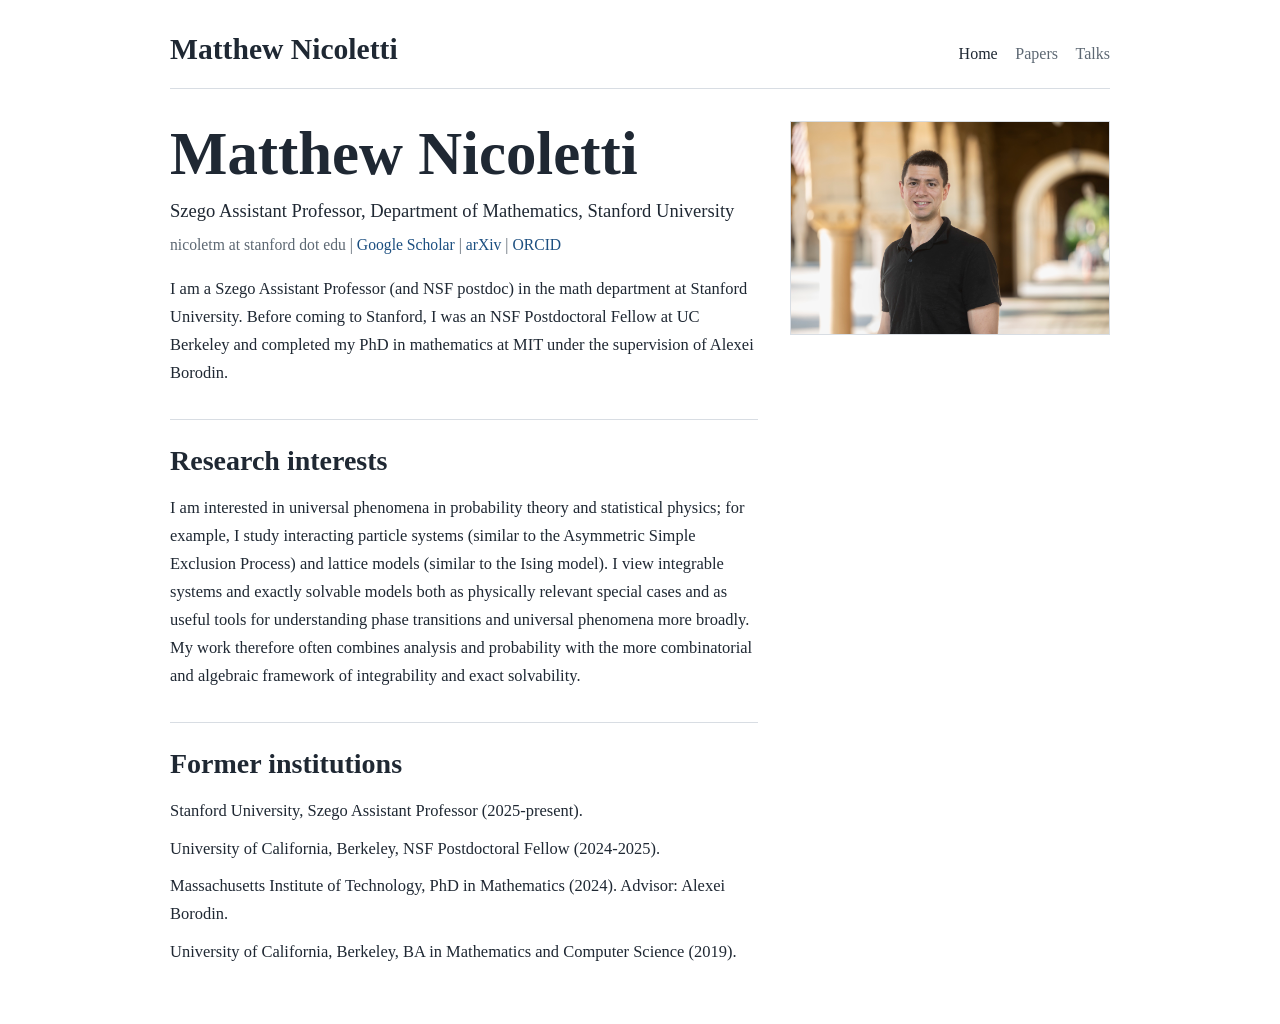
<file: index.html>
<!doctype html>
<html lang="en">
<head>
  <meta charset="utf-8">
  <meta name="viewport" content="width=device-width, initial-scale=1">
  <title>Matthew Nicoletti</title>
  <meta
    name="description"
    content="Matthew Nicoletti is a Szego Assistant Professor in the Department of Mathematics at Stanford University."
  >
  <link
    rel="icon"
    href="data:image/svg+xml,%3Csvg xmlns='http://www.w3.org/2000/svg' viewBox='0 0 64 64'%3E%3Crect width='64' height='64' rx='14' fill='%231f2833'/%3E%3Ctext x='50%25' y='53%25' dominant-baseline='middle' text-anchor='middle' font-family='Georgia, serif' font-size='28' fill='white'%3EMN%3C/text%3E%3C/svg%3E"
  >
  <link rel="stylesheet" href="styles.css">
</head>
<body>
  <main class="page">
    <header class="site-header">
      <div class="site-header-top">
        <a class="site-name" href="index.html">Matthew Nicoletti</a>
        <nav class="site-nav" aria-label="Main">
          <a href="index.html" aria-current="page">Home</a>
          <a href="papers.html">Papers</a>
          <a href="talks.html">Talks</a>
        </nav>
      </div>
    </header>

    <div class="home-layout">
      <div>
        <h1 class="page-title">Matthew Nicoletti</h1>
        <p class="position">Szego Assistant Professor, Department of Mathematics, Stanford University</p>
        <p class="link-line">
          nicoletm at stanford dot edu
          |
          <a href="https://scholar.google.com/citations?user=QW3OuIIAAAAJ&amp;hl=en&amp;oi=ao" target="_blank" rel="noopener">Google Scholar</a>
          |
          <a href="https://arxiv.org/search/?query=Matthew+Nicoletti&amp;searchtype=author&amp;abstracts=show&amp;order=-announced_date_first&amp;size=50" target="_blank" rel="noopener">arXiv</a>
          |
          <a href="https://orcid.org/0000-0001-7946-6978" target="_blank" rel="noopener">ORCID</a>
        </p>
        <p>
          I am a Szego Assistant Professor (and NSF postdoc) in the math department at Stanford University.
          Before coming to Stanford, I was an NSF Postdoctoral Fellow at UC Berkeley and completed
          my PhD in mathematics at MIT under the supervision of Alexei Borodin.
        </p>

        <section class="content-section">
          <h2>Research interests</h2>
          <p>
            I am interested in universal phenomena in probability theory and statistical physics;
            for example, I study interacting particle systems (similar to the Asymmetric Simple
            Exclusion Process) and lattice models (similar to the Ising model). I view integrable
            systems and exactly solvable models both as physically relevant special cases and as
            useful tools for understanding phase transitions and universal phenomena more broadly. My work therefore often combines analysis and probability with the more combinatorial and algebraic framework of integrability and exact solvability.
          </p>
        </section>

        <section class="content-section">
          <h2>Former institutions</h2>
          <ul class="plain-list">
            <li>Stanford University, Szego Assistant Professor (2025-present).</li>
            <li>University of California, Berkeley, NSF Postdoctoral Fellow (2024-2025).</li>
            <li>Massachusetts Institute of Technology, PhD in Mathematics (2024). Advisor: Alexei Borodin.</li>
            <li>University of California, Berkeley, BA in Mathematics and Computer Science (2019).</li>
          </ul>
        </section>
      </div>

      <div class="portrait-wrap">
        <img class="portrait" src="portrait-2025.jpg" alt="Portrait of Matthew Nicoletti">
      </div>
    </div>
  </main>
</body>
</html>
</file>
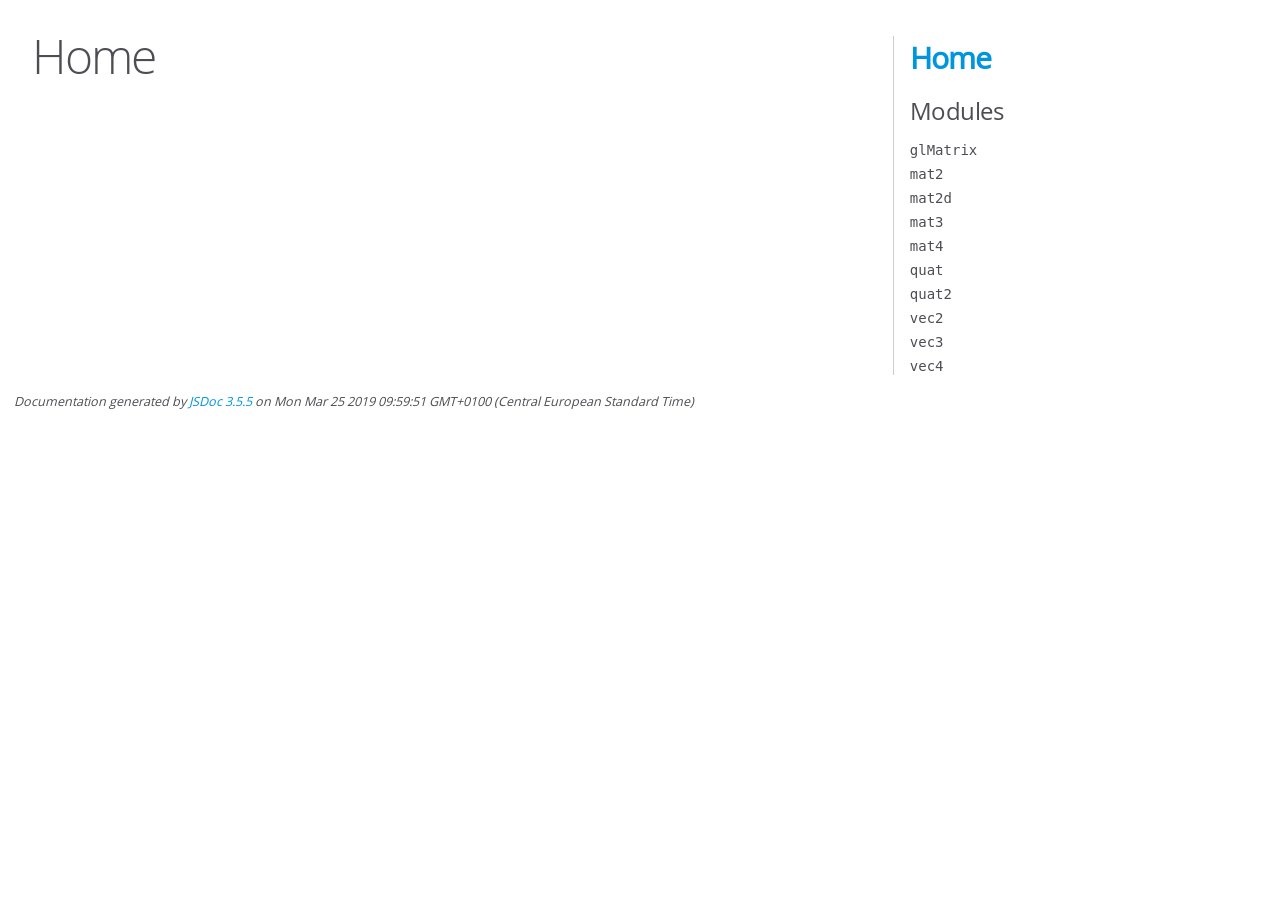
<file: erosion_visualization/gl-matrix/docs/index.html>
<!DOCTYPE html>
<html lang="en">
<head>
    <meta charset="utf-8">
    <title>JSDoc: Home</title>

    <script src="scripts/prettify/prettify.js"> </script>
    <script src="scripts/prettify/lang-css.js"> </script>
    <!--[if lt IE 9]>
      <script src="//html5shiv.googlecode.com/svn/trunk/html5.js"></script>
    <![endif]-->
    <link type="text/css" rel="stylesheet" href="styles/prettify-tomorrow.css">
    <link type="text/css" rel="stylesheet" href="styles/jsdoc-default.css">
</head>

<body>

<div id="main">

    <h1 class="page-title">Home</h1>

    



    


    <h3> </h3>










    









</div>

<nav>
    <h2><a href="index.html">Home</a></h2><h3>Modules</h3><ul><li><a href="module-glMatrix.html">glMatrix</a></li><li><a href="module-mat2.html">mat2</a></li><li><a href="module-mat2d.html">mat2d</a></li><li><a href="module-mat3.html">mat3</a></li><li><a href="module-mat4.html">mat4</a></li><li><a href="module-quat.html">quat</a></li><li><a href="module-quat2.html">quat2</a></li><li><a href="module-vec2.html">vec2</a></li><li><a href="module-vec3.html">vec3</a></li><li><a href="module-vec4.html">vec4</a></li></ul>
</nav>

<br class="clear">

<footer>
    Documentation generated by <a href="https://github.com/jsdoc3/jsdoc">JSDoc 3.5.5</a> on Mon Mar 25 2019 09:59:51 GMT+0100 (Central European Standard Time)
</footer>

<script> prettyPrint(); </script>
<script src="scripts/linenumber.js"> </script>
</body>
</html>
</file>
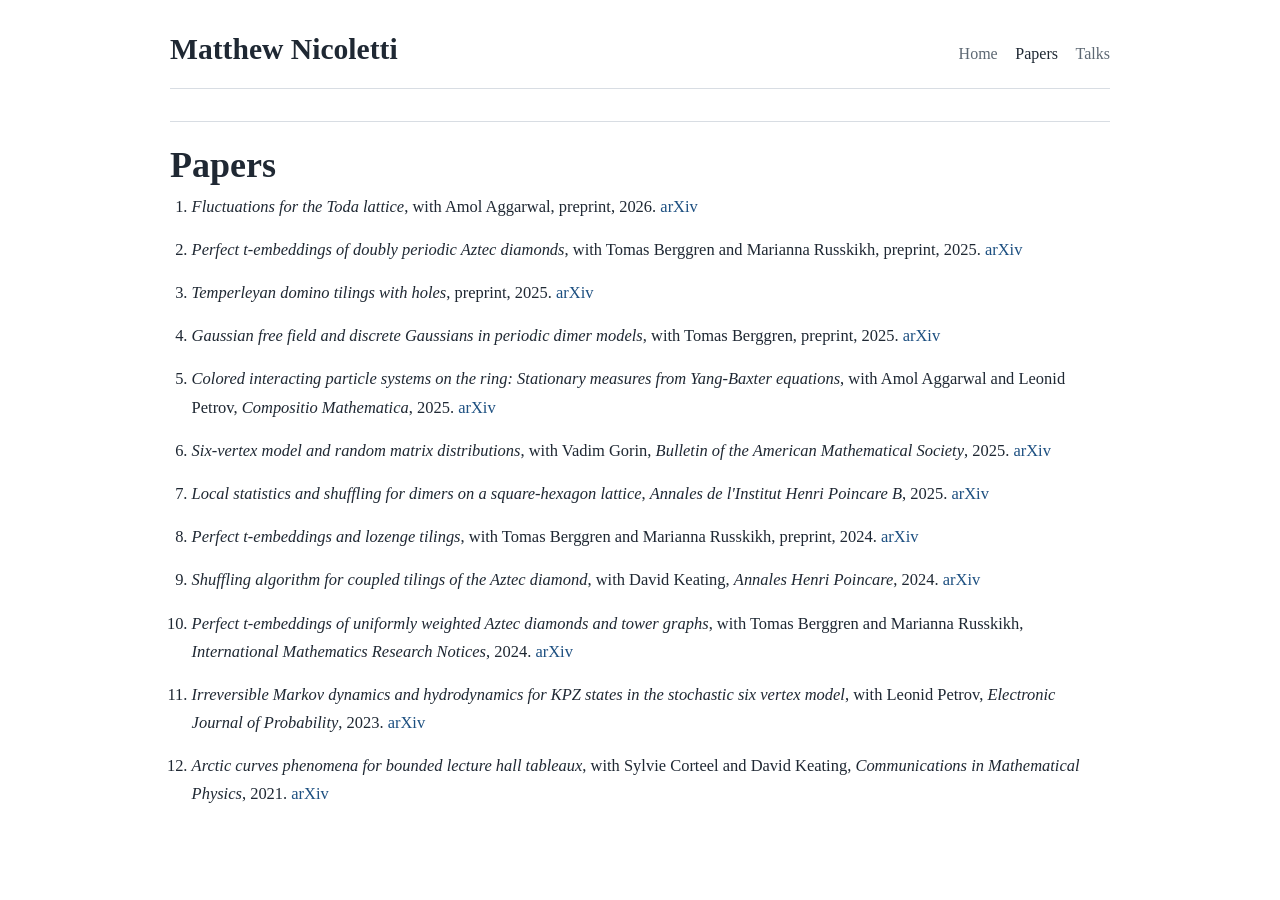
<file: papers.html>
<!doctype html>
<html lang="en">
<head>
  <meta charset="utf-8">
  <meta name="viewport" content="width=device-width, initial-scale=1">
  <title>Papers | Matthew Nicoletti</title>
  <meta
    name="description"
    content="Papers and preprints by Matthew Nicoletti."
  >
  <link
    rel="icon"
    href="data:image/svg+xml,%3Csvg xmlns='http://www.w3.org/2000/svg' viewBox='0 0 64 64'%3E%3Crect width='64' height='64' rx='14' fill='%231f2833'/%3E%3Ctext x='50%25' y='53%25' dominant-baseline='middle' text-anchor='middle' font-family='Georgia, serif' font-size='28' fill='white'%3EMN%3C/text%3E%3C/svg%3E"
  >
  <link rel="stylesheet" href="styles.css">
</head>
<body>
  <main class="page">
    <header class="site-header">
      <div class="site-header-top">
        <a class="site-name" href="index.html">Matthew Nicoletti</a>
        <nav class="site-nav" aria-label="Main">
          <a href="index.html">Home</a>
          <a href="papers.html" aria-current="page">Papers</a>
          <a href="talks.html">Talks</a>
        </nav>
      </div>
    </header>

    <section class="content-section first-section">
      <h1 class="page-title page-title-small">Papers</h1>
      <ol class="publication-list">
        <li>
          <span class="item-title">Fluctuations for the Toda lattice</span>,
          with Amol Aggarwal, preprint, 2026.
          <a href="https://arxiv.org/abs/2604.14346" target="_blank" rel="noopener">arXiv</a>
        </li>
        <li>
          <span class="item-title">Perfect t-embeddings of doubly periodic Aztec diamonds</span>,
          with Tomas Berggren and Marianna Russkikh, preprint, 2025.
          <a href="https://arxiv.org/abs/2508.04938" target="_blank" rel="noopener">arXiv</a>
        </li>
        <li>
          <span class="item-title">Temperleyan domino tilings with holes</span>,
          preprint, 2025.
          <a href="https://arxiv.org/abs/2503.12082" target="_blank" rel="noopener">arXiv</a>
        </li>
        <li>
          <span class="item-title">Gaussian free field and discrete Gaussians in periodic dimer models</span>,
          with Tomas Berggren, preprint, 2025.
          <a href="https://arxiv.org/abs/2502.07241" target="_blank" rel="noopener">arXiv</a>
        </li>
        <li>
          <span class="item-title">Colored interacting particle systems on the ring: Stationary measures from Yang-Baxter equations</span>,
          with Amol Aggarwal and Leonid Petrov, <span class="item-title">Compositio Mathematica</span>, 2025.
          <a href="https://arxiv.org/abs/2309.11865" target="_blank" rel="noopener">arXiv</a>
        </li>
        <li>
          <span class="item-title">Six-vertex model and random matrix distributions</span>,
          with Vadim Gorin, <span class="item-title">Bulletin of the American Mathematical Society</span>, 2025.
          <a href="https://arxiv.org/abs/2309.12495" target="_blank" rel="noopener">arXiv</a>
        </li>
        <li>
          <span class="item-title">Local statistics and shuffling for dimers on a square-hexagon lattice</span>,
          <span class="item-title">Annales de l'Institut Henri Poincare B</span>, 2025.
          <a href="https://arxiv.org/abs/2211.14682" target="_blank" rel="noopener">arXiv</a>
        </li>
        <li>
          <span class="item-title">Perfect t-embeddings and lozenge tilings</span>,
          with Tomas Berggren and Marianna Russkikh, preprint, 2024.
          <a href="https://arxiv.org/abs/2408.05441" target="_blank" rel="noopener">arXiv</a>
        </li>
        <li>
          <span class="item-title">Shuffling algorithm for coupled tilings of the Aztec diamond</span>,
          with David Keating, <span class="item-title">Annales Henri Poincare</span>, 2024.
          <a href="https://arxiv.org/abs/2303.09089" target="_blank" rel="noopener">arXiv</a>
        </li>
        <li>
          <span class="item-title">Perfect t-embeddings of uniformly weighted Aztec diamonds and tower graphs</span>,
          with Tomas Berggren and Marianna Russkikh, <span class="item-title">International Mathematics Research Notices</span>, 2024.
          <a href="https://arxiv.org/abs/2303.10045" target="_blank" rel="noopener">arXiv</a>
        </li>
        <li>
          <span class="item-title">Irreversible Markov dynamics and hydrodynamics for KPZ states in the stochastic six vertex model</span>,
          with Leonid Petrov, <span class="item-title">Electronic Journal of Probability</span>, 2023.
          <a href="https://arxiv.org/abs/2201.12497" target="_blank" rel="noopener">arXiv</a>
        </li>
        <li>
          <span class="item-title">Arctic curves phenomena for bounded lecture hall tableaux</span>,
          with Sylvie Corteel and David Keating, <span class="item-title">Communications in Mathematical Physics</span>, 2021.
          <a href="https://arxiv.org/abs/1905.02881" target="_blank" rel="noopener">arXiv</a>
        </li>
      </ol>
    </section>
  </main>
</body>
</html>
</file>
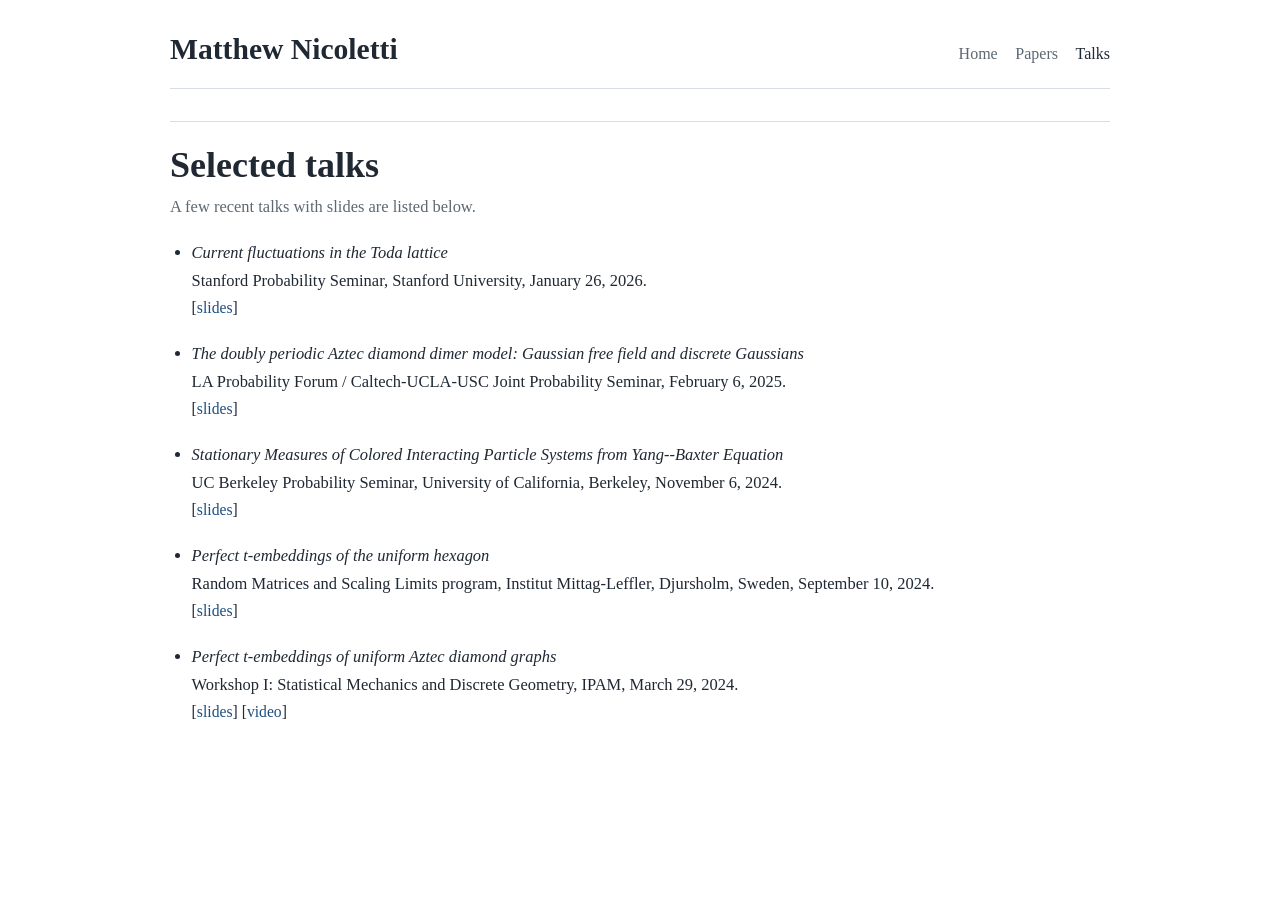
<file: talks.html>
<!doctype html>
<html lang="en">
<head>
  <meta charset="utf-8">
  <meta name="viewport" content="width=device-width, initial-scale=1">
  <title>Talks | Matthew Nicoletti</title>
  <meta
    name="description"
    content="Selected talks by Matthew Nicoletti."
  >
  <link
    rel="icon"
    href="data:image/svg+xml,%3Csvg xmlns='http://www.w3.org/2000/svg' viewBox='0 0 64 64'%3E%3Crect width='64' height='64' rx='14' fill='%231f2833'/%3E%3Ctext x='50%25' y='53%25' dominant-baseline='middle' text-anchor='middle' font-family='Georgia, serif' font-size='28' fill='white'%3EMN%3C/text%3E%3C/svg%3E"
  >
  <link rel="stylesheet" href="styles.css">
</head>
<body>
  <main class="page">
    <header class="site-header">
      <div class="site-header-top">
        <a class="site-name" href="index.html">Matthew Nicoletti</a>
        <nav class="site-nav" aria-label="Main">
          <a href="index.html">Home</a>
          <a href="papers.html">Papers</a>
          <a href="talks.html" aria-current="page">Talks</a>
        </nav>
      </div>
    </header>

    <section class="content-section first-section">
      <h1 class="page-title page-title-small">Selected talks</h1>
      <p class="section-note">A few recent talks with slides are listed below.</p>
      <ul class="selected-talk-list">
        <li>
          <span class="item-title">Current fluctuations in the Toda lattice</span>
          <span class="talk-detail">Stanford Probability Seminar, Stanford University, January 26, 2026.</span>
          <span class="talk-resources">[<a href="toda_beamer_talk_outline.pdf" target="_blank" rel="noopener">slides</a>]</span>
        </li>
        <li>
          <span class="item-title">The doubly periodic Aztec diamond dimer model: Gaussian free field and discrete Gaussians</span>
          <span class="talk-detail">LA Probability Forum / Caltech-UCLA-USC Joint Probability Seminar, February 6, 2025.</span>
          <span class="talk-resources">[<a href="LAforum.pdf" target="_blank" rel="noopener">slides</a>]</span>
        </li>
        <li>
          <span class="item-title">Stationary Measures of Colored Interacting Particle Systems from Yang--Baxter Equation</span>
          <span class="talk-detail">UC Berkeley Probability Seminar, University of California, Berkeley, November 6, 2024.</span>
          <span class="talk-resources">[<a href="berkeley_talkNov62024.pdf" target="_blank" rel="noopener">slides</a>]</span>
        </li>
        <li>
          <span class="item-title">Perfect t-embeddings of the uniform hexagon</span>
          <span class="talk-detail">Random Matrices and Scaling Limits program, Institut Mittag-Leffler, Djursholm, Sweden, September 10, 2024.</span>
          <span class="talk-resources">[<a href="Sweden_hex_talk.pdf" target="_blank" rel="noopener">slides</a>]</span>
        </li>
        <li>
          <span class="item-title">Perfect t-embeddings of uniform Aztec diamond graphs</span>
          <span class="talk-detail">Workshop I: Statistical Mechanics and Discrete Geometry, IPAM, March 29, 2024.</span>
          <span class="talk-resources">[<a href="IPAM_talk.pdf" target="_blank" rel="noopener">slides</a>] [<a href="https://www.youtube.com/watch?v=AE-xSOlQA04&amp;list=PLHyI3Fbmv0SfFZgzvezUlMFmVlxJI17cJ&amp;index=5" target="_blank" rel="noopener">video</a>]</span>
        </li>
      </ul>
    </section>
  </main>
</body>
</html>
</file>
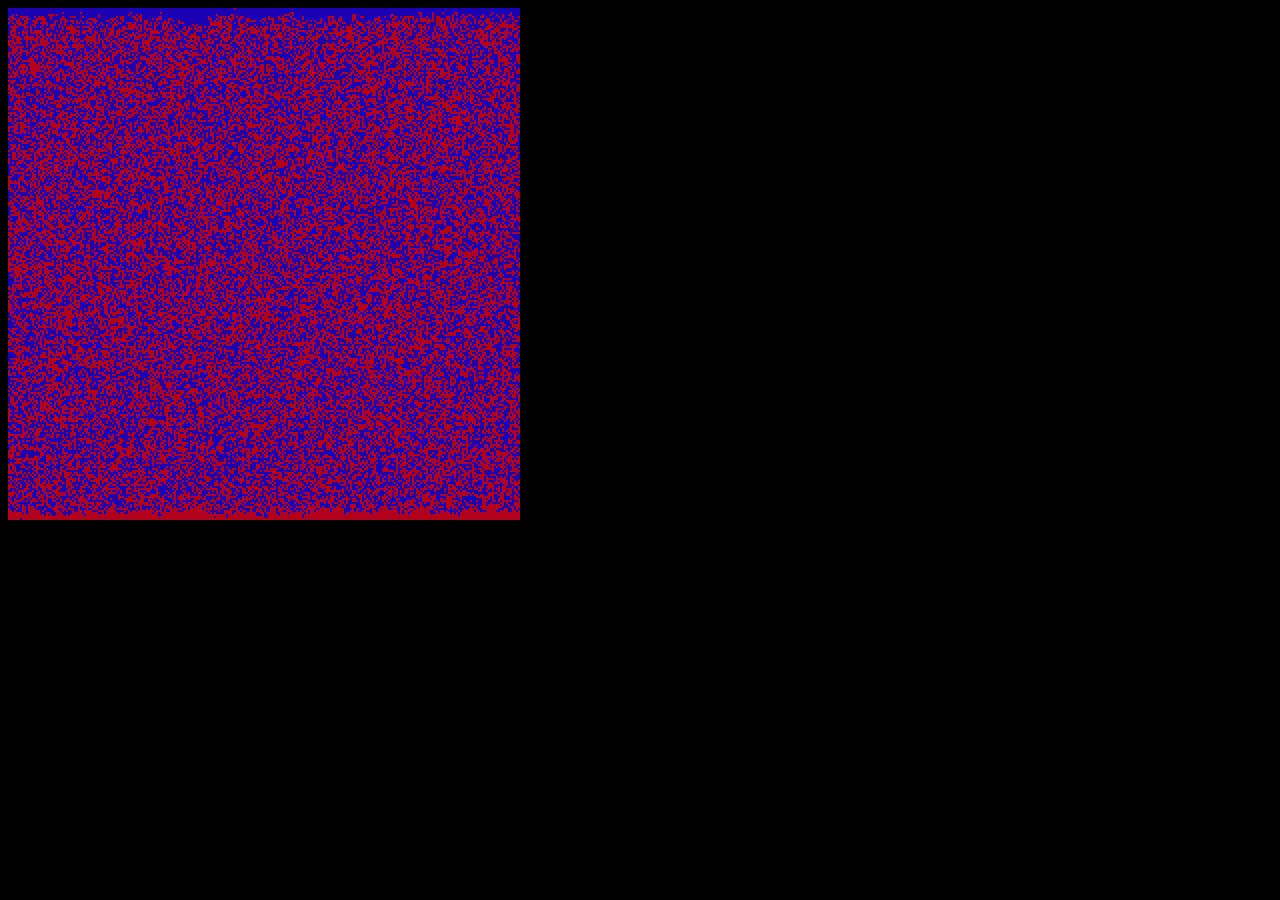
<file: erosion_visualization/CompEros2.html>
<!--
Boilerplate WebGL code for visualization.

The lattice is stored as a texture, and then sent to the GPU where it is
rendered per pixel on the fragment shader.

At the moment, the code visualizes a random walk on the torus. It works
as follows. The main loop is the function tick(), which at each time step
executes:

1. mc(): execute a step of the markov chain. In this case, steps the particle
  randomly.
2. processLattice(): writes the state to the texture variable "lattice." In this
  case, colors the location of the particle in the lattice.
3. loadTextures(): loads the texture to the GPU memory.
4. drawScene(): invocates the GPU pipeline to render.

On the GPU side, the crucial function to is main in "frag_draw_tex". At the
moment, it just reads the texture and displays it, with some
blending to see the history of the particle.
--->

<html>
<head>
<meta http-equiv="Content-Type" content="text/html; charset=windows-1252">
<title>Random Walk</title>
<script type="text/javascript" src="./webgl-utils.js"></script>

<script id="frag_draw_tex" type="x-shader/x-fragment">#version 300 es
  precision mediump float;

  uniform sampler2D tex1;
	out vec4 color;

	void main(void) {
    // Reads the texture.
    float pc = texture(tex1,vec2((gl_FragCoord.x)/512.0,(gl_FragCoord.y)/512.0)).x;

    // Output color.
    color = vec4(mix(vec3(.7,0.0,.1),vec3(.1,0.0,.7),255.0*pc),1.0);
    return;
	}
</script>

<script id="vert_pass" type="x-shader/x-vertex">#version 300 es
	precision mediump float;
    layout(location = 0) in vec3 aVertexPosition;
    void main(void) { gl_Position = vec4(aVertexPosition,1.0);  }
</script>

<script type="text/javascript">
  var gl;

  // The square on top of which the texture is rendered.
	var SVAO, SL;

  // Shader that draws the texture.
	var sh_draw_tex;

  // Size of the lattice.
  const N = 256;

  // The flattened lattice packed into a RGBA texture.
  // Each lattice site (i,j) has associated to it four 8-bit integers:
  // lattice[4*(i*N+j)+0],lattice[4*(i*N+j)+1],
  // lattice[4*(i*N+j)+2], lattice[4*(i*N+j)+3]
  const lattice = new Uint8Array(4*N*N);

  // GPU texture object
  var tex1;

  //initialize the lattice randomly
  function initLattice() {
    for (var i = 0; i < N; i++) {
      for (var j = 0; j < N; j++) {
        if ( u01() > .5 ) {
          lattice[4*(i*N+j)] = 0;
        } else {
          lattice[4*(i*N+j)] = 1;
        }
      }
    }
  }

  // Location of the random walk particle. Starts at the origin (N/2, N/2)
  var ip; var jp;

  function rand_step() {
    // Sample U[0,1]
    var rv = u01();

    if ( ip == 0 ) {
      if ( rv < .3333 ) {
        jp = (jp+N-1) % N;
      } else if ( rv < .6666 ) {
        jp = (jp + 1) % N;
      } else {
        ip = ip+1;
      }
      return;
    }

    if ( ip == N-1 ) {
      if ( rv < .3333 ) {
        jp = (jp+N-1) % N;
      } else if ( rv < .6666 ) {
        jp = (jp + 1) % N;
      } else {
        ip = ip-1;
      }
      return;
    }

    if ( rv < .25 ) {
      ip = ip + 1;
    } else if ( rv < .5 ) {
      ip = (ip+N-1) % N;
    } else if ( rv < .75 ) {
      jp = (jp + 1) % N;
    } else {
      jp = (jp+N-1) % N;
    }
  }

  function growInterface(color) {
    if ( color == 0 ) { ip = 0;  }
    else { ip = N-1; }
    jp = Math.floor(u01()*N);
    while ( lattice[4*(ip*N+jp)] == color ) { rand_step(); }
    lattice[4*(ip*N+jp)] = color;
  }

  function mcStep() {
    growInterface(0); growInterface(1);
  }

  function tick() {

    for (i = 0; i < 10; i++) {
      mcStep();
    }
    loadTextures();
    drawScene();
    requestAnimFrame(tick);
  }

  function drawScene() {
    gl.useProgram(sh_draw_tex);
    gl.uniform1i(gl.getUniformLocation(sh_draw_tex, "tex1"), 0);
    gl.bindFramebuffer(gl.FRAMEBUFFER, null);
    gl.viewport(0, 0, gl.viewportWidth, gl.viewportHeight);
    gl.bindVertexArray(SVAO);  gl.drawElements(gl.TRIANGLES, SL, gl.UNSIGNED_SHORT, 0); gl.bindVertexArray(null);
	}

	function u01() {
		return Math.random();
	}

	function make_shader(vertshader, fragshader) {
		var sp = gl.createProgram();
        gl.attachShader(sp, getShader(gl, vertshader)); gl.attachShader(sp, getShader(gl, fragshader));
        gl.linkProgram(sp);
		if (!gl.getProgramParameter(sp, gl.LINK_STATUS)) { alert("Could not initialise shaders"); }
		return sp;
	}

	function loadShaders() {
    sh_draw_tex = make_shader("vert_pass","frag_draw_tex");
	}

	function loadTextures() {
		gl.activeTexture(gl.TEXTURE0); gl.bindTexture(gl.TEXTURE_2D, tex1);
    gl.texImage2D(gl.TEXTURE_2D, 0, gl.RGBA, N, N, 0, gl.RGBA, gl.UNSIGNED_BYTE, lattice);
	}

  function webGLStart() {
        var canvas = document.getElementById("canvas");

		try {
            gl = canvas.getContext("webgl2", { preserveDrawingBuffer: true });
			gl.viewportWidth = canvas.width; gl.viewportHeight = canvas.height;
        } catch (e) { }

        if (!gl) { alert("Could not initialise WebGL, sorry :-("); }

		gl.disable(gl.DEPTH_TEST);
    gl.enable(gl.BLEND);
    gl.blendFunc(gl.ONE, gl.ONE_MINUS_SRC_ALPHA);

		loadShaders();
    tex1 = gl.createTexture();
		loadTextures();

    gl.texParameteri(gl.TEXTURE_2D, gl.TEXTURE_MIN_FILTER, gl.NEAREST);
    gl.texParameteri(gl.TEXTURE_2D, gl.TEXTURE_MAG_FILTER, gl.NEAREST);

		// square
    vertices = [1.0, 1.0, 0.0, -1.0, 1.0, 0.0, 1.0, -1.0, 0.0, -1.0, -1.0, 0.0 ];
		ebo = [0,1,2,1,2,3];

		SVAO = gl.createVertexArray(); SL = 6;
		gl.bindVertexArray(SVAO);
		gl.bindBuffer(gl.ARRAY_BUFFER, gl.createBuffer()); gl.bufferData(gl.ARRAY_BUFFER, new Float32Array(vertices), gl.STATIC_DRAW);
		gl.vertexAttribPointer(0, 3, gl.FLOAT, false, 0, 0); gl.enableVertexAttribArray(0);
		gl.bindBuffer(gl.ELEMENT_ARRAY_BUFFER, gl.createBuffer()); gl.bufferData(gl.ELEMENT_ARRAY_BUFFER,  new Uint16Array(ebo), gl.STATIC_DRAW);

		gl.bindFramebuffer(gl.FRAMEBUFFER, null);

		document.onmousedown = handleMouseDown;
		document.onmouseup = handleMouseUp;
		document.onkeydown = handleKeyDown;
		document.onmousemove = handleMouseMove;
		document.onmouseout = handleMouseUp;

    initLattice();

    tick();
  }

  function getShader(gl, id) {
        var shaderScript = document.getElementById(id);
        if (!shaderScript) { return null; }

        var str = "";
        var k = shaderScript.firstChild;
        while (k) {
            if (k.nodeType == 3) {
                str += k.textContent;
            }
            k = k.nextSibling;
        }

        var shader;
        if (shaderScript.type == "x-shader/x-fragment") {
            shader = gl.createShader(gl.FRAGMENT_SHADER);
        } else if (shaderScript.type == "x-shader/x-vertex") {
            shader = gl.createShader(gl.VERTEX_SHADER);
        } else {
            return null;
        }

        gl.shaderSource(shader, str);
        gl.compileShader(shader);

        if (!gl.getShaderParameter(shader, gl.COMPILE_STATUS)) {
            alert(gl.getShaderInfoLog(shader));
            return null;
        }
        return shader;
    }
	// ---- GUI stuff
	{
  	var drag = false; var cmx, cmy;

  	function handleMouseDown(event) { }
  	function handleMouseMove(event) { }
  	function handleKeyDown(event) { }
  	function handleMouseUp(event) { }
	}
</script>
</head>


<body  style="background-color:black;" onload="webGLStart();">
<canvas id="canvas" style="border: none;" width="512" height="512" bg-color ="black"></canvas>
</body>
</html>
</file>
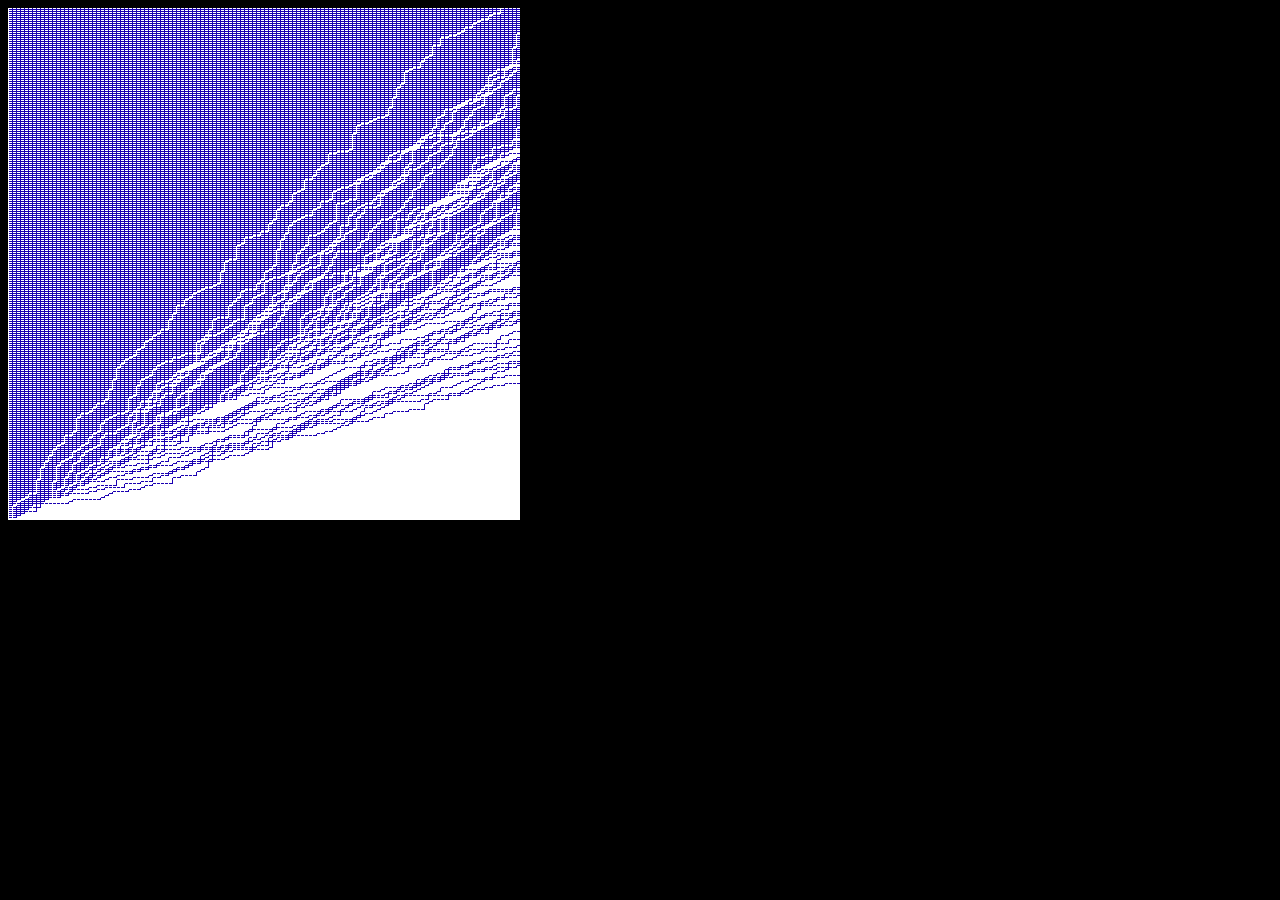
<file: erosion_visualization/sixV.html>
<!--
Boilerplate WebGL code for visualization.

The lattice is stored as a texture, and then sent to the GPU where it is
rendered per pixel on the fragment shader.

At the moment, the code visualizes a random walk on the torus. It works
as follows. The main loop is the function tick(), which at each time step
executes:

1. mc(): execute a step of the markov chain. In this case, updates the lattice configuration.
2. processLattice(): writes the state to the texture variable "lattice." In this
  case, colors the location of the particle in the lattice.
3. loadTextures(): loads the texture to the GPU memory.
4. drawScene(): invocates the GPU pipeline to render.

On the GPU side, the crucial function to is main in "frag_draw_tex". At the
moment, it just reads the texture and displays it, with some
blending to see the history of the particle.
--->

<html>
<head>
<meta http-equiv="Content-Type" content="text/html; charset=windows-1252">
<title>Random Walk</title>
<script type="text/javascript" src="./webgl-utils.js"></script>

<script id="frag_draw_tex" type="x-shader/x-fragment">#version 300 es
  precision mediump float;


  uniform sampler2D tex1;
	out vec4 color;

	void main(void) {
    // Reads the texture.
    float lx = texture(tex1,vec2((gl_FragCoord.x)/512.0,(gl_FragCoord.y)/512.0)).x;
    float ly = texture(tex1,vec2((gl_FragCoord.x)/512.0,(gl_FragCoord.y)/512.0)).y;

    
    float fuzz = 1.0;

    float xd = mod((gl_FragCoord.x)/512.0, 1.0/128.0) * 1000.0;
    float yd = mod((gl_FragCoord.y)/512.0, 1.0/256.0) * 1000.0;


    if (xd < fuzz) {
      // color = vec4(0.0,0.0,0.0,1.0);
      color = vec4(mix(vec3(1.0,1.0,1.0),vec3(.1,0.0,.7),255.0 * ly),1.0);
    } else if (yd < fuzz) {
      // color = vec4(0.0,0.0,0.0,1.0);
      color = vec4(mix(vec3(1.0,1.0,1.0),vec3(.1,0.0,.7),255.0 * lx),1.0);
    } else {
      color = vec4(1.0, 1.0, 1.0, 1.0);
    }

    // Output color.
    // color = vec4(mix(vec3(.7,0.0,.1),vec3(.1,0.0,.7),255.0 * pc),1.0);
    return;
	}
</script>

<script id="vert_pass" type="x-shader/x-vertex">#version 300 es
	precision mediump float;
    layout(location = 0) in vec3 aVertexPosition;
    void main(void) { gl_Position = vec4(aVertexPosition,1.0);  }
</script>

<script type="text/javascript">
  var gl;

  // The square on top of which the texture is rendered.
	var SVAO, SL;

  // Shader that draws the texture.
	var sh_draw_tex;

  // Size of the lattice.
  const N = 128;
  const M = 256;

  // parameters of initial six vertex model. u = u0 to start with
  const t = 0.3;
  const u0 = 0.8
  

  //timestep of the chain
  const eps = 0.0005;
  // const q = Math.exp(-eps);
  const c0 = 0.3;

  var u = u0 - c0;

  // The flattened lattice packed into a RGBA texture.
  // Each lattice site (i,j) has associated to it four 8-bit integers:
  // lattice[4*(i*N+j)+0] = horizontal edge indicator (i,j)-(i,j+1),
  // lattice[4*(i*N+j)+1] = vertical edge indicator (i,j) - (i+1,j),
  // lattice[4*(i*N+j)+2], lattice[4*(i*N+j)+3]
  const lattice = new Uint8Array(4*N*M);

  // GPU texture object
  var tex1;

  var count = 0;


  function A2(u) {
    return (1 - u) * t / ((1 - t * u) * u * (1 - t));
  }

  function B2(u) {
    return (1 - t * u)  / ((1 - u) * u * (1 - t));
  }

  function C2(u) {
    return (1 - t) / ((1 - u) * (1 - t * u));
  }





  function R(u) {
    return  [[      1.0, 0.0, 0.0, 0.0                    ],
            [       0.0, (1 - u)/(1 - t * u), (1-t) * u / (1 - t * u), 0.0       ],
            [       0.0, (1- t)/(1 - t * u), t * (1- u)/(1 - t * u), 0.0   ],
            
            [       0.0, 0.0, 0.0, 1.0                         ]];
       }



  // var qi = 1;
  //initialize the lattice randomly as a 6V configuration
  function initLattice() {


    for (var i = 0; i < M; i++) {
      lattice[4*(i*N) + 1] = 0;
      lattice[4*(i*N+0)] = 1;
    }
    for (var j = 0; j < N; j++) {
          
      lattice[4*(0*N+j)] = 0;
      lattice[4*(0*N+j)+1] = 0;
       
    }
    


    for (var i = 1; i < M; i++) {
        // qi = qi * q;
        for (var j = 1; j < N; j++) {
            var transitions = R(u)[ lattice[4*(i*N+j-1)] + 2 * lattice[4*((i-1)*N+j) + 1] ];
            // Sample U[0,1]
            var r = u01();
            var cdf = 0;
            var k = 0;
            while (r > cdf) {
                cdf += transitions[k];
                k+=1;
            }
            k -= 1;
            var hor = k % 2;
            var vert = Math.floor(k/2) % 2;
            lattice[4*(i*N+j) + 1] = vert;
            lattice[4*(i*N+j)] = hor;
        }
    }


  }



  function update_left_jump(i, j) {
      lattice[4*(i*N+j) + 1] = 1;
      lattice[4*(i*N+j)] = 0;
      lattice[4*((i+1)*N+j)] = 1;
      j++;
      while (!lattice[4*(i*N+j) + 1] && j < N) {
        lattice[4*(i*N+j)] = 0;
        lattice[4*((i+1)*N+j)] = 1;
        j++;
      }
      if (j < N){
        lattice[4*(i*N+j) + 1] = 0;

        if (lattice[4*((i-1)*N+j) + 1] && lattice[4*((i+1)*N+j) + 1]) {
          update_left_jump(i, j);
        }
      }
  }

// Assumes there is a configuration such that a right jump from the vertical step (i, j) - (i+1, j) can be initiated 
  function update_right_jump(i, j, flag) {
    if (flag) lattice[4*(i*N+j) + 1] = 0;
      
      lattice[4*(i*N+j)] = 1;
      lattice[4*((i+1)*N+j)] = 0;
      j++;
      while (!lattice[4*((i+1)*N+j) + 1] && !lattice[4*((i-1)*N+j) + 1]
               && j < N) {
        lattice[4*(i*N+j)] = 1;
        lattice[4*((i+1)*N+j)] = 0;
        j++;
      }
      if (j < N){
        if (lattice[4*((i+1)*N+j) + 1] && lattice[4*(i*N+j) + 1] && lattice[4*((i-1)*N+j) + 1]) {
          update_right_jump(i, j, false);
        } else {
          lattice[4*(i*N+j) + 1] = 1;
        }
      }
  }


  function rand_row_step(i) {
    
    // Rate multiplier
    var rt = i * Math.exp(-eps * count)*c0;
    var j = 1;
    while (j < N-1) { 
      // left jump may be possible
        if (!lattice[4*(i*N+j) + 1]){ 
            if  (!lattice[4*((i+1)*N+j)] && lattice[4*(i*N+j)]) {

              // check for type 1, maximal left jump
              if (lattice[4*((i+1)*N+j-1)] && lattice[4*(i*N+j-1)]) {

                // Sample U[0,1]
                var rv = u01();
                if (rv < eps * B2(u) * rt) {

                  update_left_jump(i, j);

                }
                // check for type 2, maximal left jump
              } else if (!lattice[4*((i+1)*N+j-1)] && !lattice[4*(i*N+j-1)]) {

                // Sample U[0,1]
                var rv = u01();

                if (rv < eps * A2(u) * rt) {
                  update_left_jump(i, j);
                }
                // check for type 1, 2, or 3 non-maximal left jump
              } else if (!lattice[4*((i+1)*N+j-1)] && lattice[4*(i*N+j-1)]) {
                // Sample U[0,1]
                var rv = u01();
                if (rv < eps * C2(u) * rt) {
                  update_left_jump(i, j);
                }

              }


            } 

            //check for right jump
        } else if (lattice[4*(i*N+j) + 1] && !lattice[4*(i*N+j)] && lattice[4*((i+1)*N+j)]) {
            // type 1 right jump
          if (lattice[4*(i*N+j-1)] && lattice[4*((i+1)*N+j-1)]) {
            // Sample U[0,1]
            var rv = u01();
            if (rv < eps * A2(u) * rt) update_right_jump(i, j, true);
          }
          // type 2 right jump
          else if (!lattice[4*(i*N+j-1)] && !lattice[4*((i+1)*N+j-1)]) {
            // Sample U[0,1]
            var rv = u01();
            if (rv < eps * B2(u) * rt) update_right_jump(i, j, true);
          }
          // type 3 right jump
          else if (!lattice[4*(i*N+j-1)] && lattice[4*((i+1)*N+j-1)]) {
            // Sample U[0,1]
            var rv = u01();
            if (rv < eps * C2(u) * rt) update_right_jump(i, j, true);
          }




        }


        j++;
      }
   }

    

    

  function mcStep() {
    for (i = 1; i < M; i++) {
      rand_row_step(i);
    }
    u = u0 - (u0 - u)*Math.exp(-eps);
  }

  function tick() {

    mcStep();
    count ++;
    loadTextures();
    drawScene();
    requestAnimFrame(tick);
  }

  function drawScene() {
    gl.useProgram(sh_draw_tex);
    gl.uniform1i(gl.getUniformLocation(sh_draw_tex, "tex1"), 0);
    gl.bindFramebuffer(gl.FRAMEBUFFER, null);
    gl.viewport(0, 0, gl.viewportWidth, gl.viewportHeight);
    gl.bindVertexArray(SVAO);  gl.drawElements(gl.TRIANGLES, SL, gl.UNSIGNED_SHORT, 0); gl.bindVertexArray(null);
	}

	function u01() {
		return Math.random();
	}

	function make_shader(vertshader, fragshader) {
		var sp = gl.createProgram();
        gl.attachShader(sp, getShader(gl, vertshader)); gl.attachShader(sp, getShader(gl, fragshader));
        gl.linkProgram(sp);
		if (!gl.getProgramParameter(sp, gl.LINK_STATUS)) { alert("Could not initialise shaders"); }
		return sp;
	}

	function loadShaders() {
    sh_draw_tex = make_shader("vert_pass","frag_draw_tex");
	}

	function loadTextures() {
		gl.activeTexture(gl.TEXTURE0); gl.bindTexture(gl.TEXTURE_2D, tex1);
    gl.texImage2D(gl.TEXTURE_2D, 0, gl.RGBA, N, M, 0, gl.RGBA, gl.UNSIGNED_BYTE, lattice);
	}

  function webGLStart() {
        var canvas = document.getElementById("canvas");

		try {
            gl = canvas.getContext("webgl2", { preserveDrawingBuffer: true });
			gl.viewportWidth = canvas.width; gl.viewportHeight = canvas.height;
        } catch (e) { }

        if (!gl) { alert("Could not initialise WebGL, sorry :-("); }

		gl.disable(gl.DEPTH_TEST);
    gl.enable(gl.BLEND);
    gl.blendFunc(gl.ONE, gl.ONE_MINUS_SRC_ALPHA);

		loadShaders();
    tex1 = gl.createTexture();
		loadTextures();

    gl.texParameteri(gl.TEXTURE_2D, gl.TEXTURE_MIN_FILTER, gl.NEAREST);
    gl.texParameteri(gl.TEXTURE_2D, gl.TEXTURE_MAG_FILTER, gl.NEAREST);

		// square
    vertices = [1.0, 1.0, 0.0, -1.0, 1.0, 0.0, 1.0, -1.0, 0.0, -1.0, -1.0, 0.0 ];
		ebo = [0,1,2,1,2,3];

		SVAO = gl.createVertexArray(); SL = 6;
		gl.bindVertexArray(SVAO);
		gl.bindBuffer(gl.ARRAY_BUFFER, gl.createBuffer()); gl.bufferData(gl.ARRAY_BUFFER, new Float32Array(vertices), gl.STATIC_DRAW);
		gl.vertexAttribPointer(0, 3, gl.FLOAT, false, 0, 0); gl.enableVertexAttribArray(0);
		gl.bindBuffer(gl.ELEMENT_ARRAY_BUFFER, gl.createBuffer()); gl.bufferData(gl.ELEMENT_ARRAY_BUFFER,  new Uint16Array(ebo), gl.STATIC_DRAW);

		gl.bindFramebuffer(gl.FRAMEBUFFER, null);

		document.onmousedown = handleMouseDown;
		document.onmouseup = handleMouseUp;
		document.onkeydown = handleKeyDown;
		document.onmousemove = handleMouseMove;
		document.onmouseout = handleMouseUp;

    initLattice();

    tick();
  }

  function getShader(gl, id) {
        var shaderScript = document.getElementById(id);
        if (!shaderScript) { return null; }

        var str = "";
        var k = shaderScript.firstChild;
        while (k) {
            if (k.nodeType == 3) {
                str += k.textContent;
            }
            k = k.nextSibling;
        }

        var shader;
        if (shaderScript.type == "x-shader/x-fragment") {
            shader = gl.createShader(gl.FRAGMENT_SHADER);
        } else if (shaderScript.type == "x-shader/x-vertex") {
            shader = gl.createShader(gl.VERTEX_SHADER);
        } else {
            return null;
        }

        gl.shaderSource(shader, str);
        gl.compileShader(shader);

        if (!gl.getShaderParameter(shader, gl.COMPILE_STATUS)) {
            alert(gl.getShaderInfoLog(shader));
            return null;
        }
        return shader;
    }
	// ---- GUI stuff
	{
  	var drag = false; var cmx, cmy;

  	function handleMouseDown(event) { }
  	function handleMouseMove(event) { }
  	function handleKeyDown(event) { }
  	function handleMouseUp(event) { }
	}
</script>
</head>


<body  style="background-color:black;" onload="webGLStart();">
<canvas id="canvas" style="border: none;" width="512" height="512" bg-color ="black"></canvas>
</body>
</html>
</file>
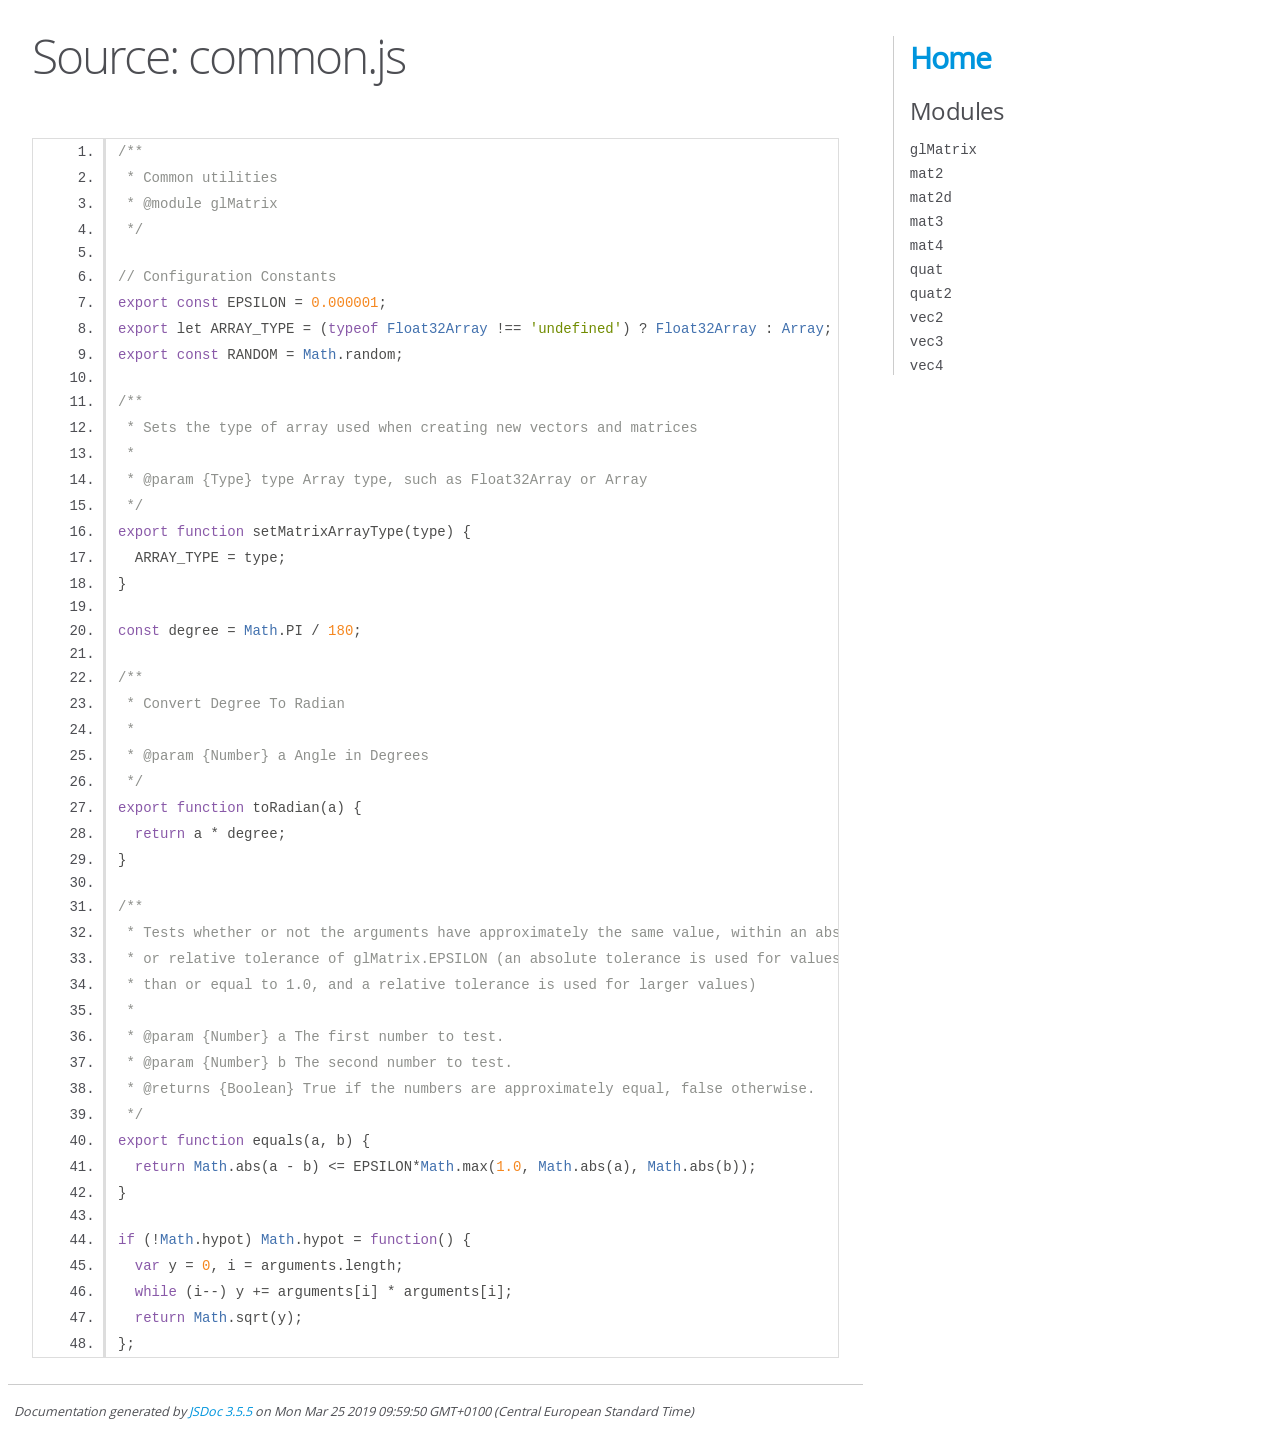
<file: erosion_visualization/gl-matrix/docs/common.js.html>
<!DOCTYPE html>
<html lang="en">
<head>
    <meta charset="utf-8">
    <title>JSDoc: Source: common.js</title>

    <script src="scripts/prettify/prettify.js"> </script>
    <script src="scripts/prettify/lang-css.js"> </script>
    <!--[if lt IE 9]>
      <script src="//html5shiv.googlecode.com/svn/trunk/html5.js"></script>
    <![endif]-->
    <link type="text/css" rel="stylesheet" href="styles/prettify-tomorrow.css">
    <link type="text/css" rel="stylesheet" href="styles/jsdoc-default.css">
</head>

<body>

<div id="main">

    <h1 class="page-title">Source: common.js</h1>

    



    
    <section>
        <article>
            <pre class="prettyprint source linenums"><code>/**
 * Common utilities
 * @module glMatrix
 */

// Configuration Constants
export const EPSILON = 0.000001;
export let ARRAY_TYPE = (typeof Float32Array !== 'undefined') ? Float32Array : Array;
export const RANDOM = Math.random;

/**
 * Sets the type of array used when creating new vectors and matrices
 *
 * @param {Type} type Array type, such as Float32Array or Array
 */
export function setMatrixArrayType(type) {
  ARRAY_TYPE = type;
}

const degree = Math.PI / 180;

/**
 * Convert Degree To Radian
 *
 * @param {Number} a Angle in Degrees
 */
export function toRadian(a) {
  return a * degree;
}

/**
 * Tests whether or not the arguments have approximately the same value, within an absolute
 * or relative tolerance of glMatrix.EPSILON (an absolute tolerance is used for values less
 * than or equal to 1.0, and a relative tolerance is used for larger values)
 *
 * @param {Number} a The first number to test.
 * @param {Number} b The second number to test.
 * @returns {Boolean} True if the numbers are approximately equal, false otherwise.
 */
export function equals(a, b) {
  return Math.abs(a - b) &lt;= EPSILON*Math.max(1.0, Math.abs(a), Math.abs(b));
}

if (!Math.hypot) Math.hypot = function() {
  var y = 0, i = arguments.length;
  while (i--) y += arguments[i] * arguments[i];
  return Math.sqrt(y);
};
</code></pre>
        </article>
    </section>




</div>

<nav>
    <h2><a href="index.html">Home</a></h2><h3>Modules</h3><ul><li><a href="module-glMatrix.html">glMatrix</a></li><li><a href="module-mat2.html">mat2</a></li><li><a href="module-mat2d.html">mat2d</a></li><li><a href="module-mat3.html">mat3</a></li><li><a href="module-mat4.html">mat4</a></li><li><a href="module-quat.html">quat</a></li><li><a href="module-quat2.html">quat2</a></li><li><a href="module-vec2.html">vec2</a></li><li><a href="module-vec3.html">vec3</a></li><li><a href="module-vec4.html">vec4</a></li></ul>
</nav>

<br class="clear">

<footer>
    Documentation generated by <a href="https://github.com/jsdoc3/jsdoc">JSDoc 3.5.5</a> on Mon Mar 25 2019 09:59:50 GMT+0100 (Central European Standard Time)
</footer>

<script> prettyPrint(); </script>
<script src="scripts/linenumber.js"> </script>
</body>
</html>
</file>
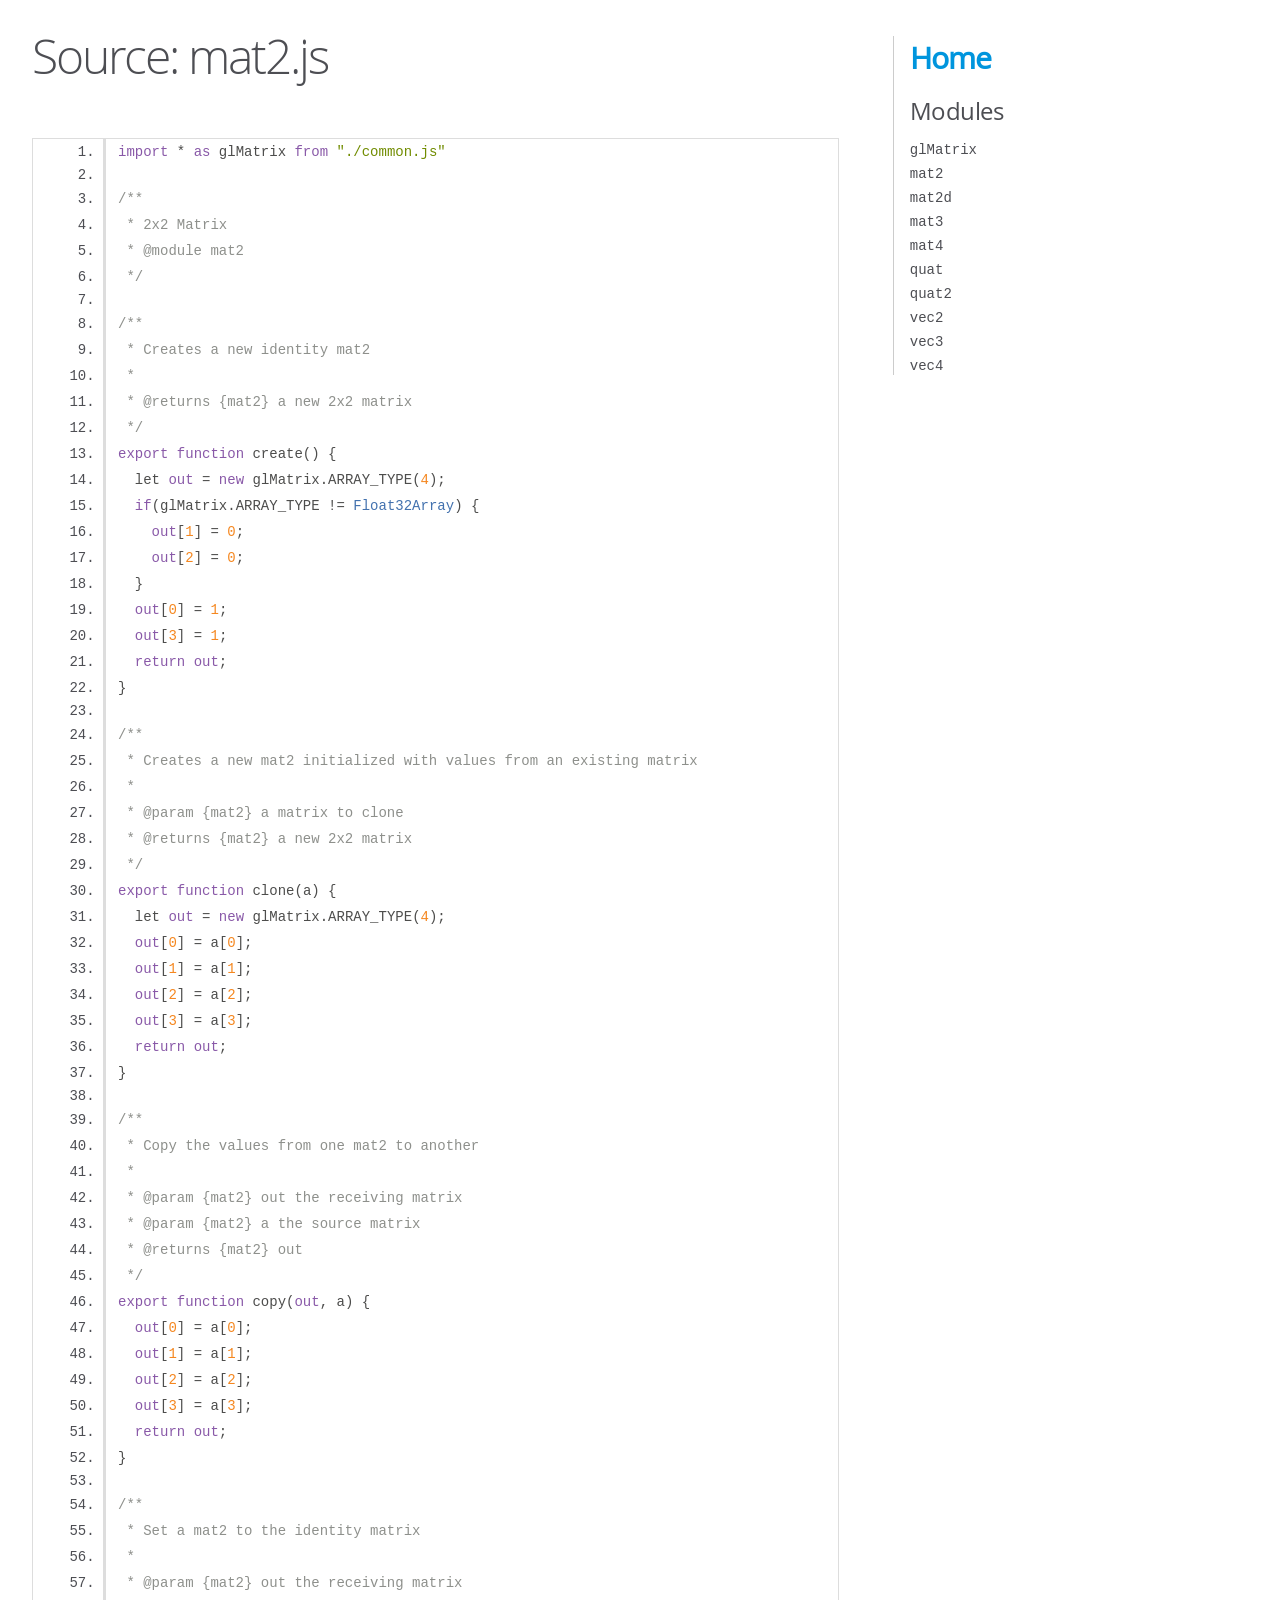
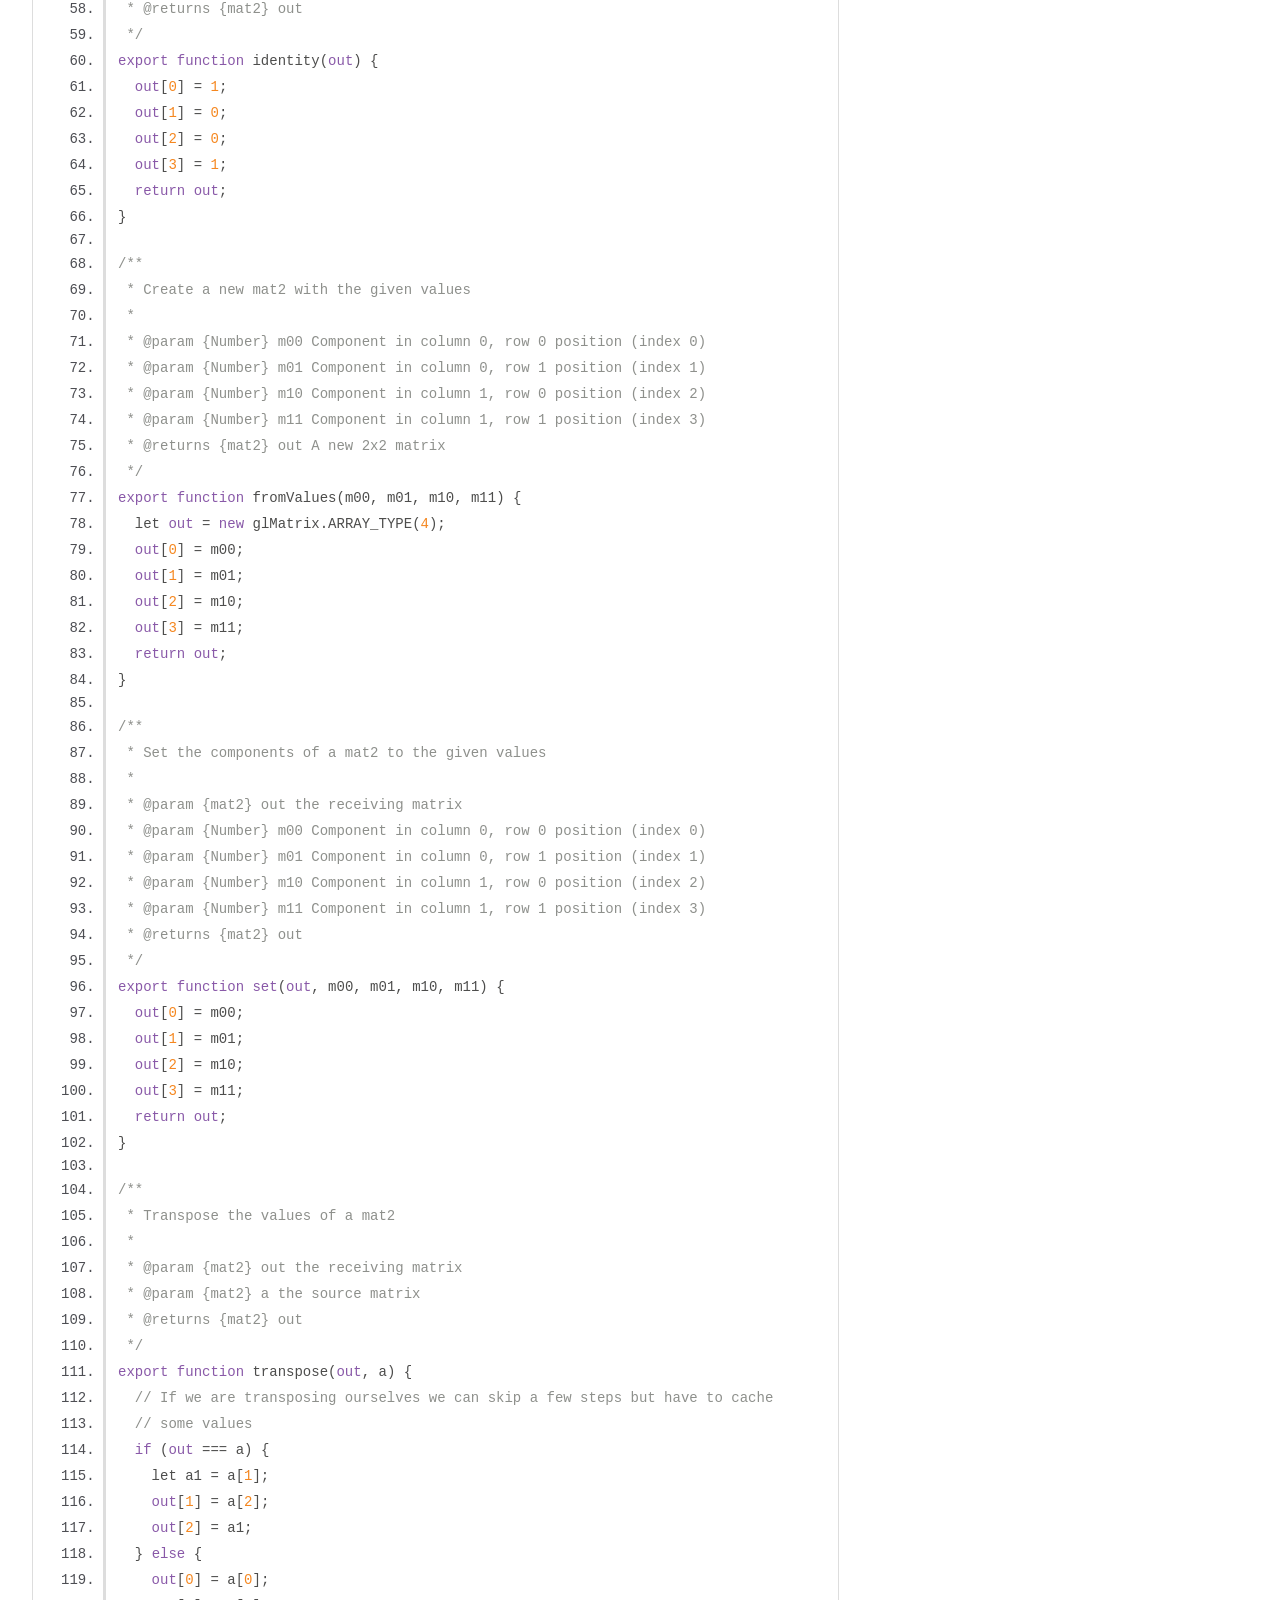
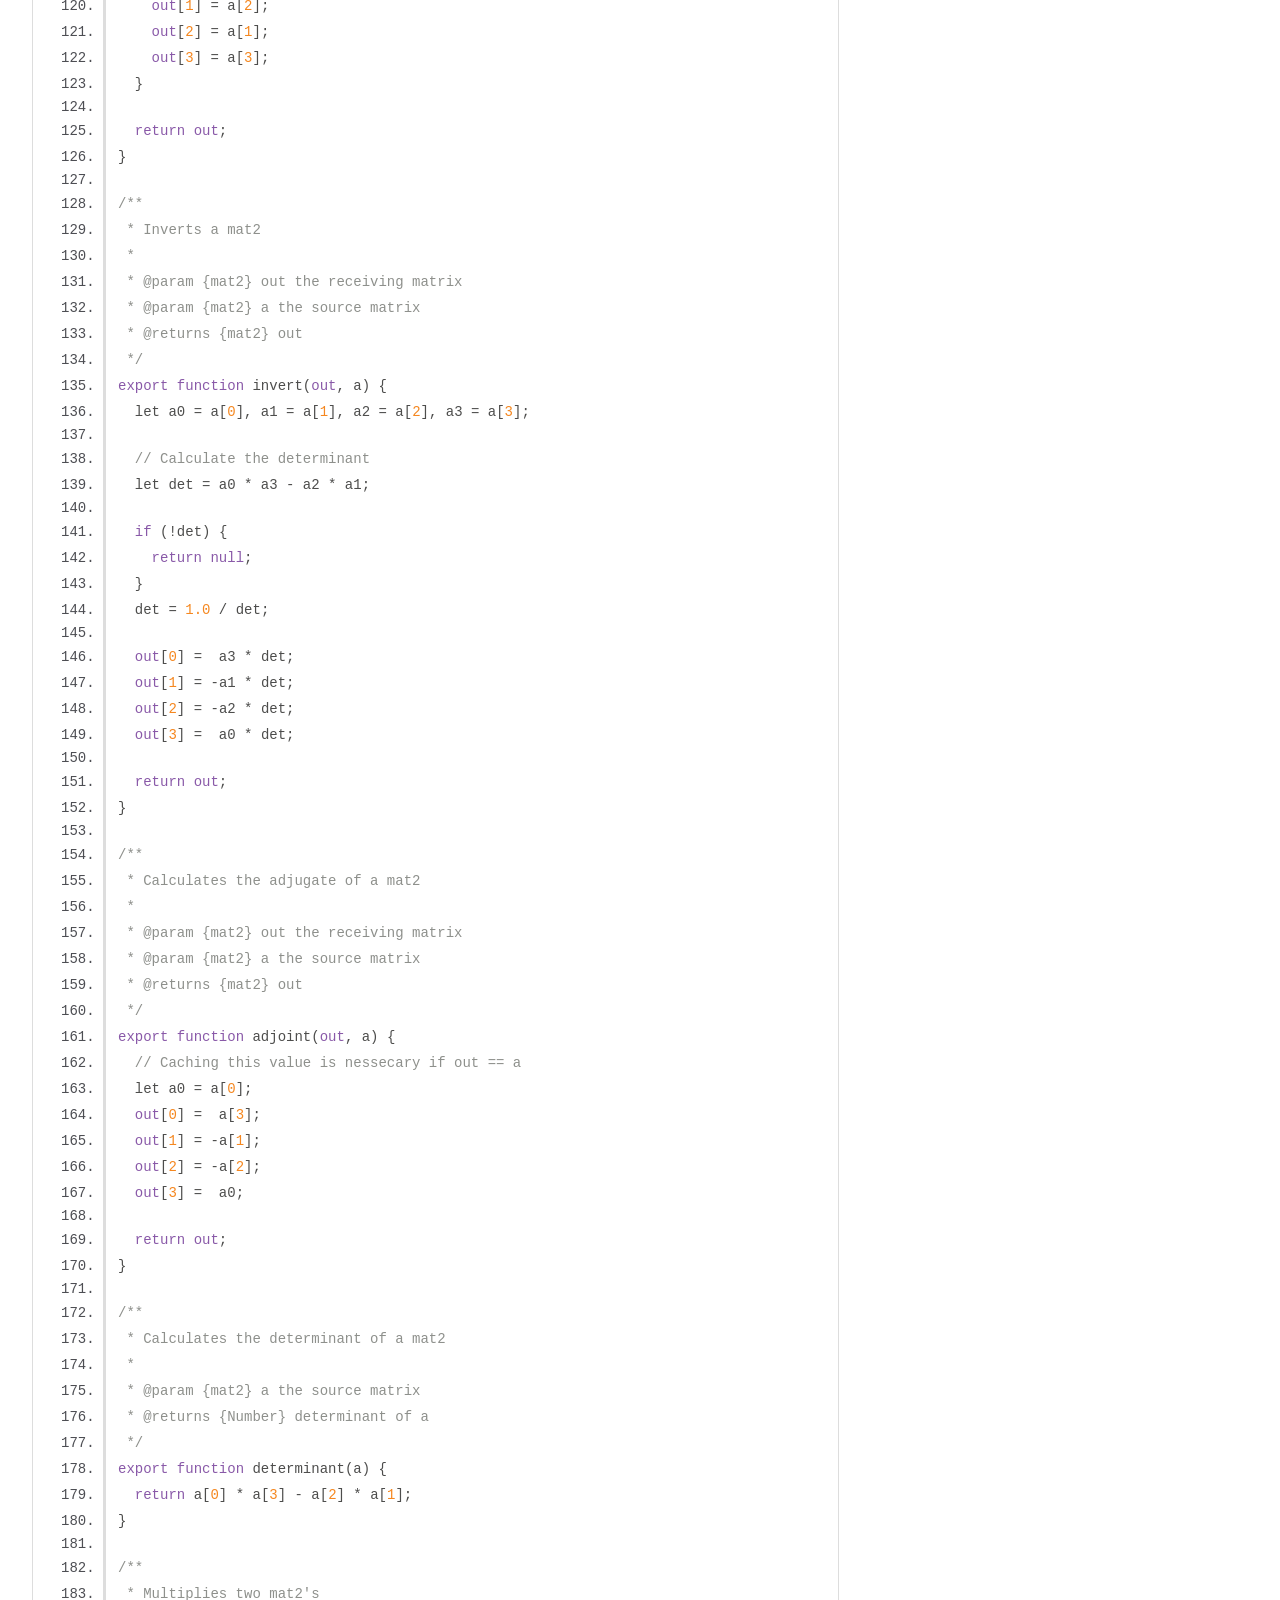
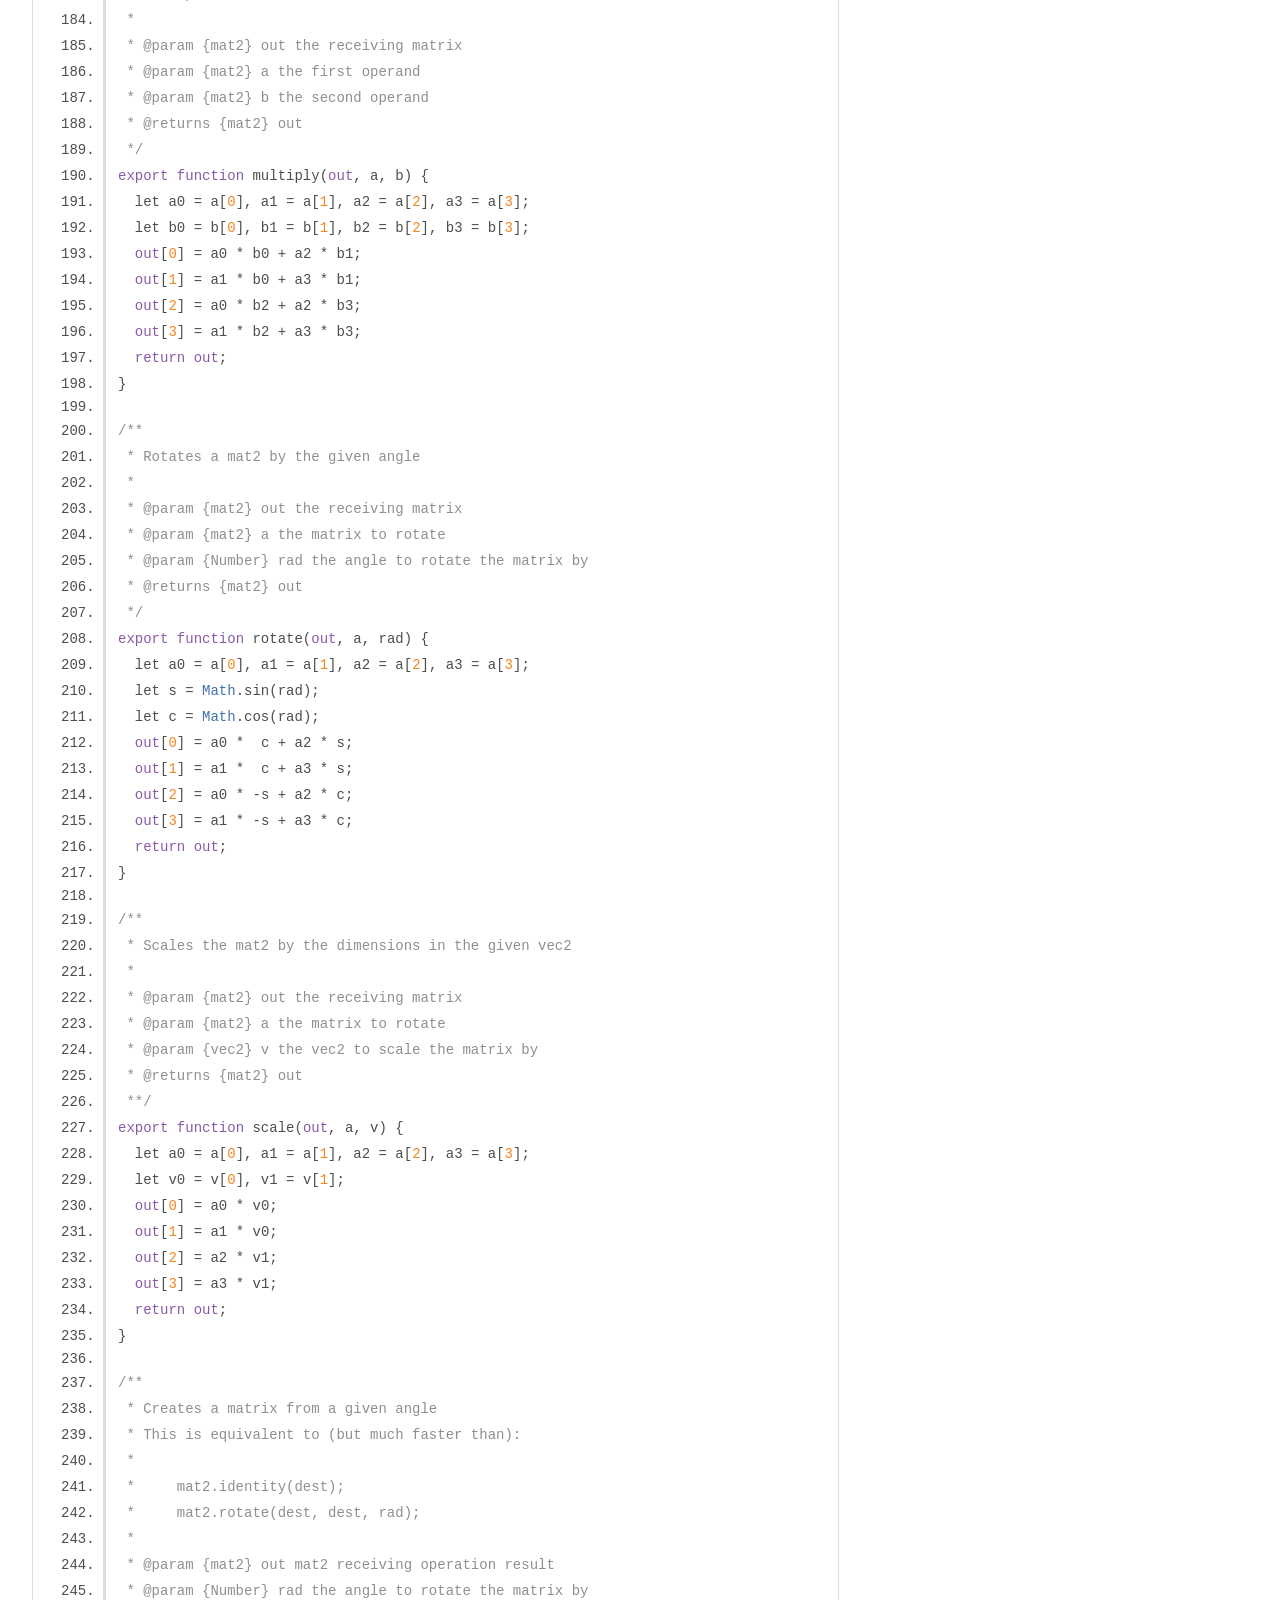
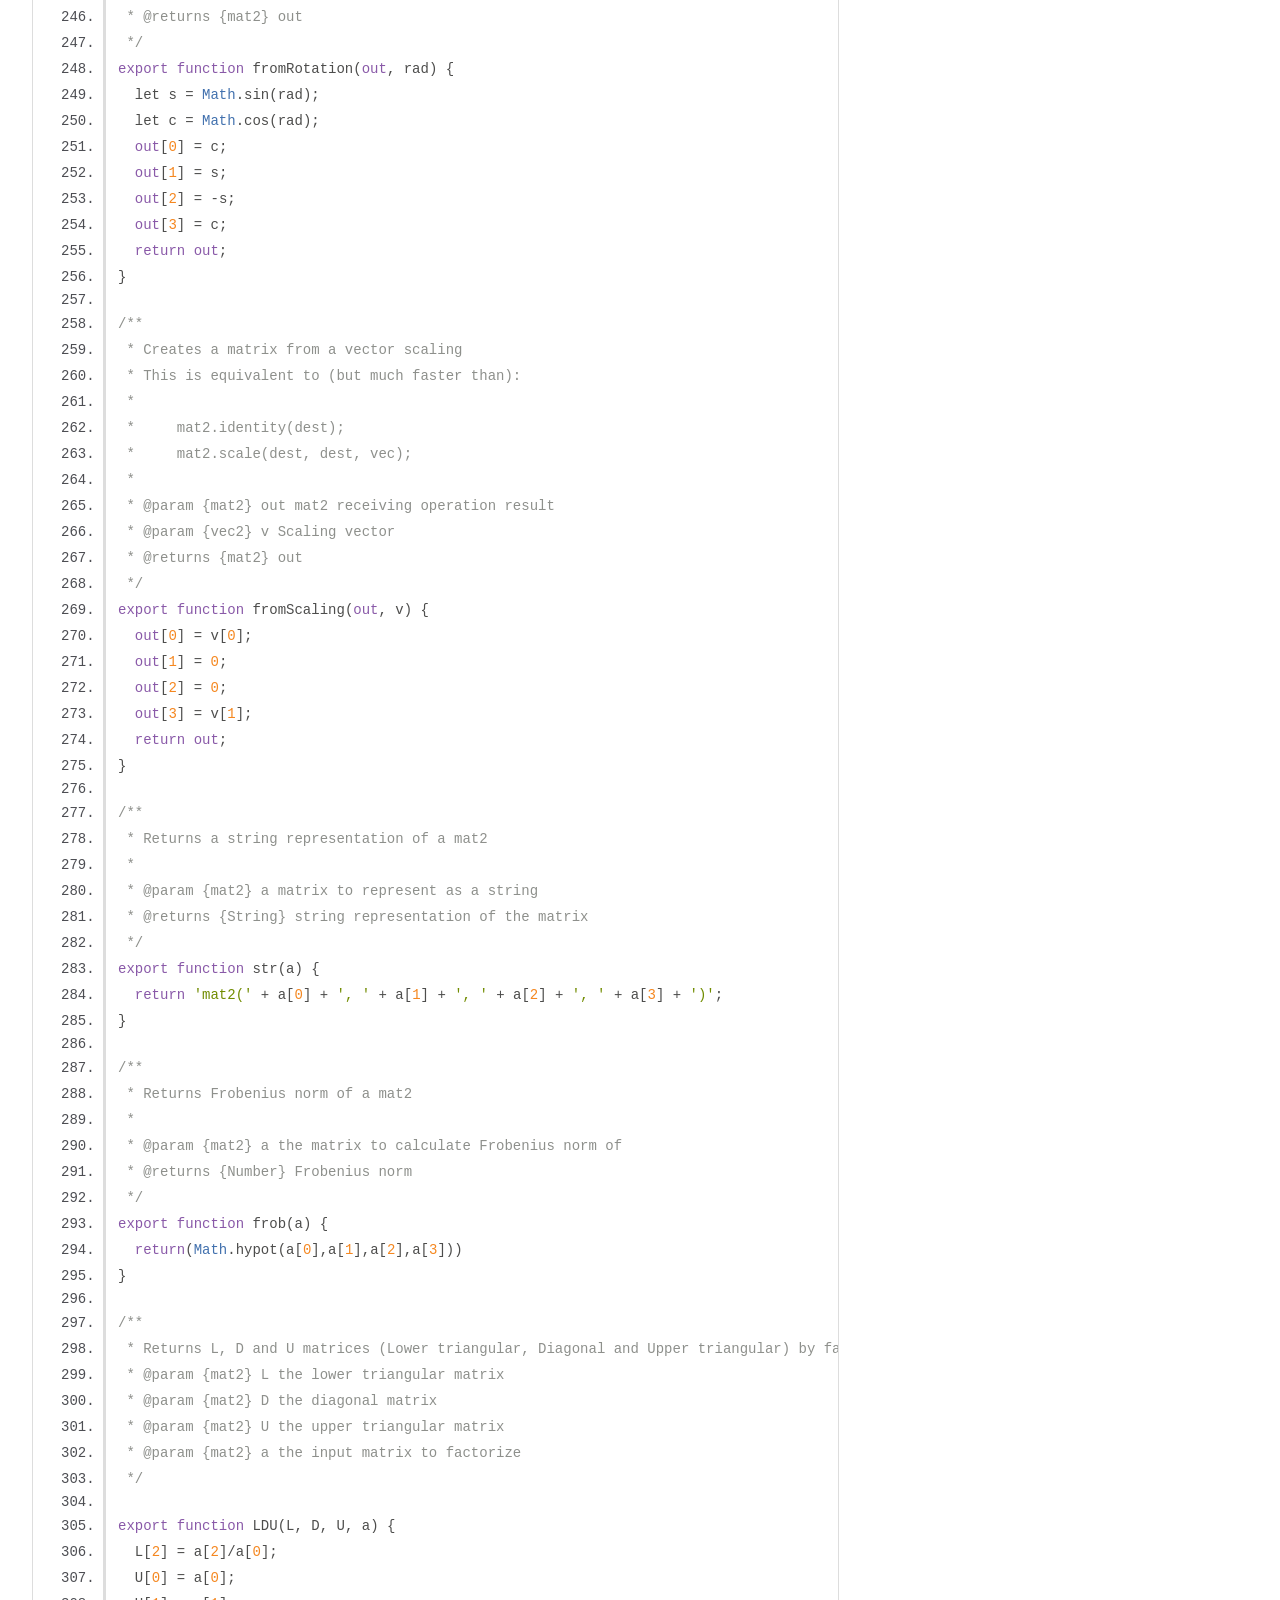
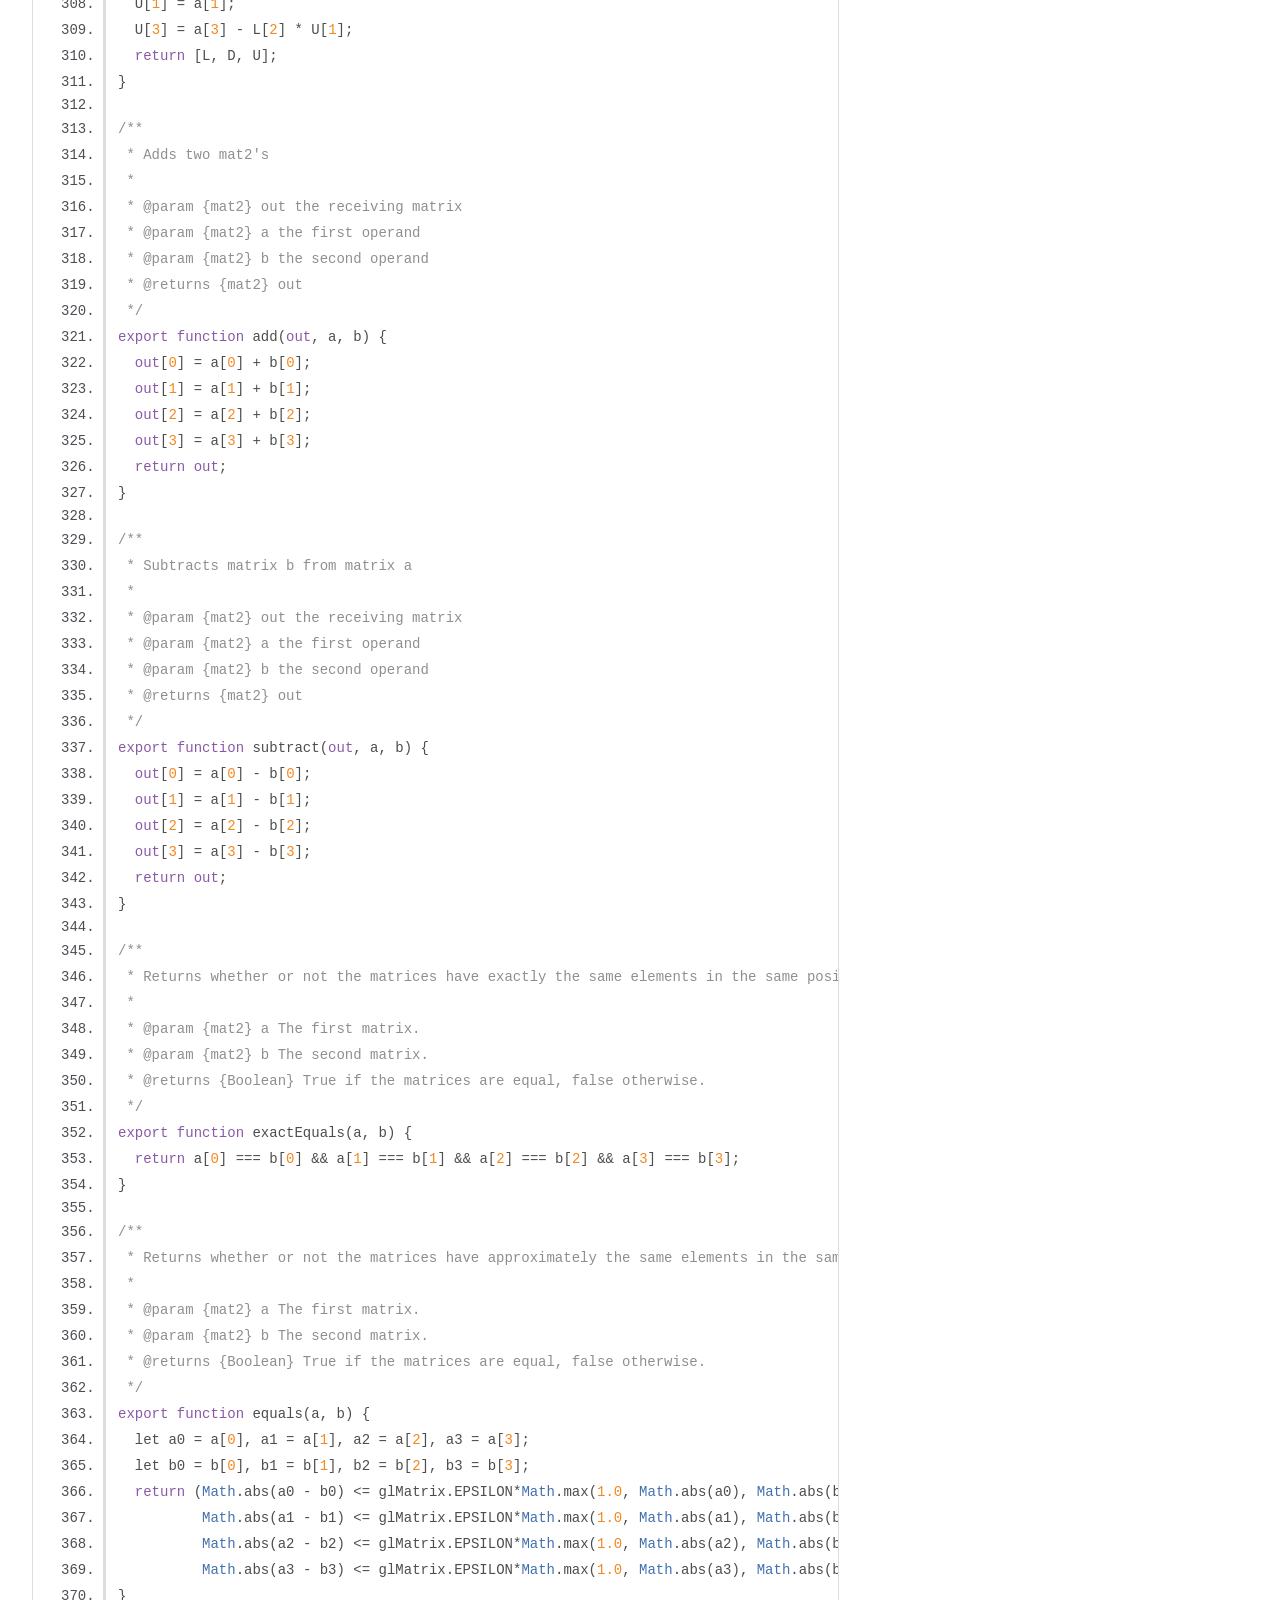
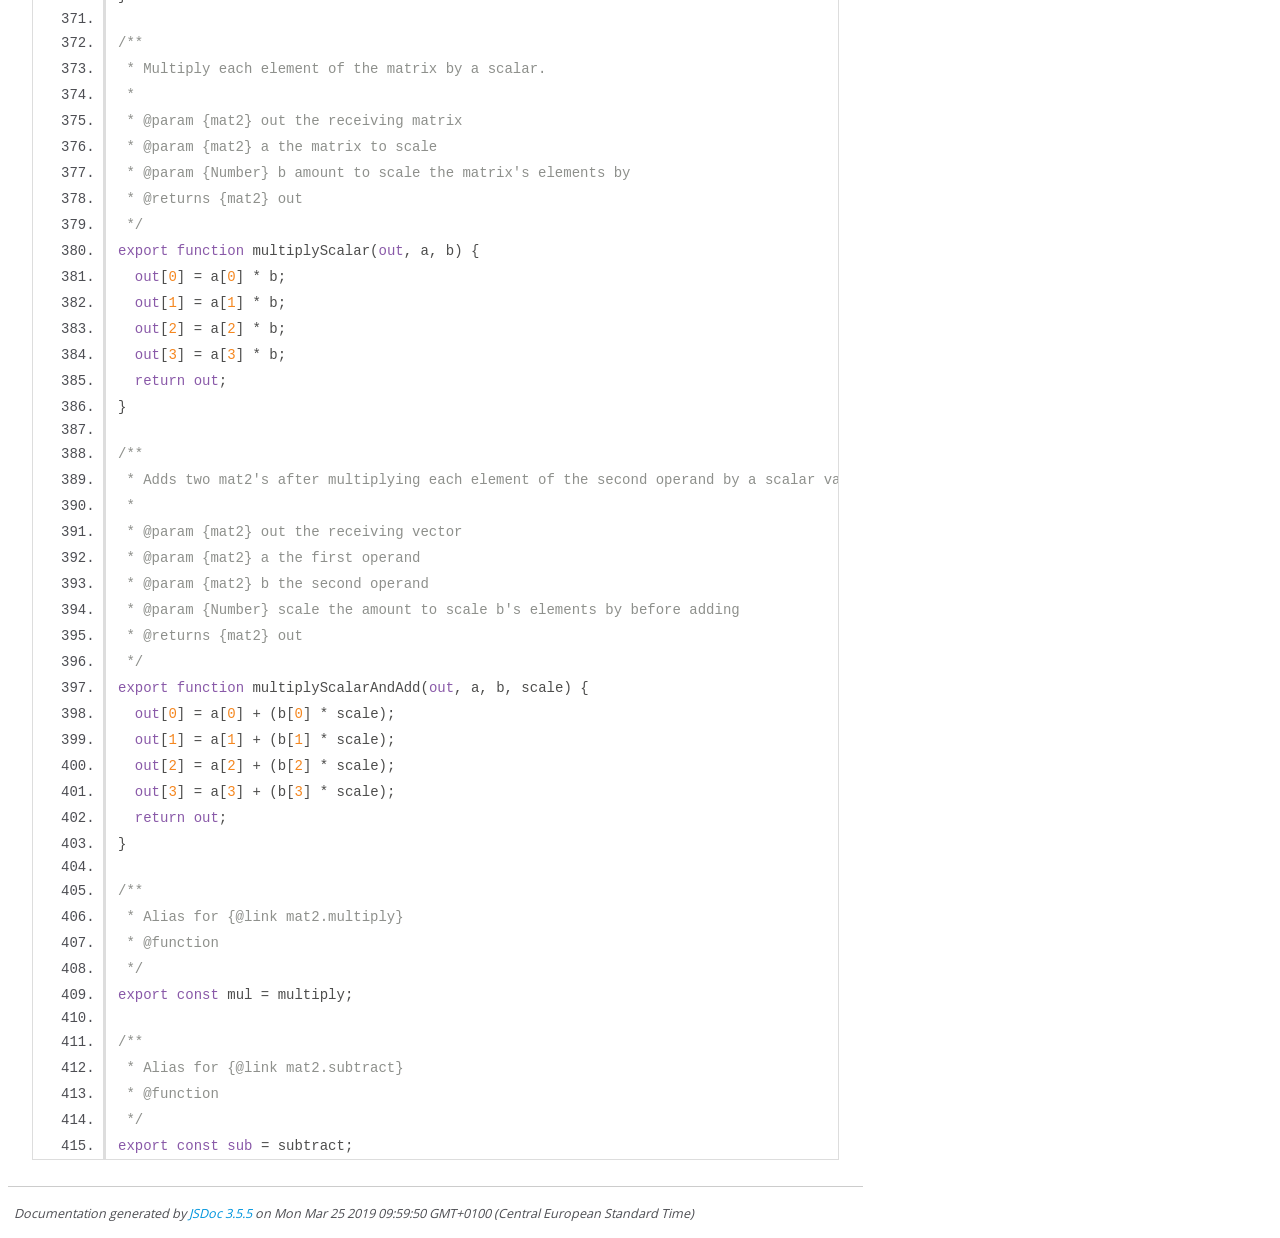
<file: erosion_visualization/gl-matrix/docs/mat2.js.html>
<!DOCTYPE html>
<html lang="en">
<head>
    <meta charset="utf-8">
    <title>JSDoc: Source: mat2.js</title>

    <script src="scripts/prettify/prettify.js"> </script>
    <script src="scripts/prettify/lang-css.js"> </script>
    <!--[if lt IE 9]>
      <script src="//html5shiv.googlecode.com/svn/trunk/html5.js"></script>
    <![endif]-->
    <link type="text/css" rel="stylesheet" href="styles/prettify-tomorrow.css">
    <link type="text/css" rel="stylesheet" href="styles/jsdoc-default.css">
</head>

<body>

<div id="main">

    <h1 class="page-title">Source: mat2.js</h1>

    



    
    <section>
        <article>
            <pre class="prettyprint source linenums"><code>import * as glMatrix from "./common.js"

/**
 * 2x2 Matrix
 * @module mat2
 */

/**
 * Creates a new identity mat2
 *
 * @returns {mat2} a new 2x2 matrix
 */
export function create() {
  let out = new glMatrix.ARRAY_TYPE(4);
  if(glMatrix.ARRAY_TYPE != Float32Array) {
    out[1] = 0;
    out[2] = 0;
  }
  out[0] = 1;
  out[3] = 1;
  return out;
}

/**
 * Creates a new mat2 initialized with values from an existing matrix
 *
 * @param {mat2} a matrix to clone
 * @returns {mat2} a new 2x2 matrix
 */
export function clone(a) {
  let out = new glMatrix.ARRAY_TYPE(4);
  out[0] = a[0];
  out[1] = a[1];
  out[2] = a[2];
  out[3] = a[3];
  return out;
}

/**
 * Copy the values from one mat2 to another
 *
 * @param {mat2} out the receiving matrix
 * @param {mat2} a the source matrix
 * @returns {mat2} out
 */
export function copy(out, a) {
  out[0] = a[0];
  out[1] = a[1];
  out[2] = a[2];
  out[3] = a[3];
  return out;
}

/**
 * Set a mat2 to the identity matrix
 *
 * @param {mat2} out the receiving matrix
 * @returns {mat2} out
 */
export function identity(out) {
  out[0] = 1;
  out[1] = 0;
  out[2] = 0;
  out[3] = 1;
  return out;
}

/**
 * Create a new mat2 with the given values
 *
 * @param {Number} m00 Component in column 0, row 0 position (index 0)
 * @param {Number} m01 Component in column 0, row 1 position (index 1)
 * @param {Number} m10 Component in column 1, row 0 position (index 2)
 * @param {Number} m11 Component in column 1, row 1 position (index 3)
 * @returns {mat2} out A new 2x2 matrix
 */
export function fromValues(m00, m01, m10, m11) {
  let out = new glMatrix.ARRAY_TYPE(4);
  out[0] = m00;
  out[1] = m01;
  out[2] = m10;
  out[3] = m11;
  return out;
}

/**
 * Set the components of a mat2 to the given values
 *
 * @param {mat2} out the receiving matrix
 * @param {Number} m00 Component in column 0, row 0 position (index 0)
 * @param {Number} m01 Component in column 0, row 1 position (index 1)
 * @param {Number} m10 Component in column 1, row 0 position (index 2)
 * @param {Number} m11 Component in column 1, row 1 position (index 3)
 * @returns {mat2} out
 */
export function set(out, m00, m01, m10, m11) {
  out[0] = m00;
  out[1] = m01;
  out[2] = m10;
  out[3] = m11;
  return out;
}

/**
 * Transpose the values of a mat2
 *
 * @param {mat2} out the receiving matrix
 * @param {mat2} a the source matrix
 * @returns {mat2} out
 */
export function transpose(out, a) {
  // If we are transposing ourselves we can skip a few steps but have to cache
  // some values
  if (out === a) {
    let a1 = a[1];
    out[1] = a[2];
    out[2] = a1;
  } else {
    out[0] = a[0];
    out[1] = a[2];
    out[2] = a[1];
    out[3] = a[3];
  }

  return out;
}

/**
 * Inverts a mat2
 *
 * @param {mat2} out the receiving matrix
 * @param {mat2} a the source matrix
 * @returns {mat2} out
 */
export function invert(out, a) {
  let a0 = a[0], a1 = a[1], a2 = a[2], a3 = a[3];

  // Calculate the determinant
  let det = a0 * a3 - a2 * a1;

  if (!det) {
    return null;
  }
  det = 1.0 / det;

  out[0] =  a3 * det;
  out[1] = -a1 * det;
  out[2] = -a2 * det;
  out[3] =  a0 * det;

  return out;
}

/**
 * Calculates the adjugate of a mat2
 *
 * @param {mat2} out the receiving matrix
 * @param {mat2} a the source matrix
 * @returns {mat2} out
 */
export function adjoint(out, a) {
  // Caching this value is nessecary if out == a
  let a0 = a[0];
  out[0] =  a[3];
  out[1] = -a[1];
  out[2] = -a[2];
  out[3] =  a0;

  return out;
}

/**
 * Calculates the determinant of a mat2
 *
 * @param {mat2} a the source matrix
 * @returns {Number} determinant of a
 */
export function determinant(a) {
  return a[0] * a[3] - a[2] * a[1];
}

/**
 * Multiplies two mat2's
 *
 * @param {mat2} out the receiving matrix
 * @param {mat2} a the first operand
 * @param {mat2} b the second operand
 * @returns {mat2} out
 */
export function multiply(out, a, b) {
  let a0 = a[0], a1 = a[1], a2 = a[2], a3 = a[3];
  let b0 = b[0], b1 = b[1], b2 = b[2], b3 = b[3];
  out[0] = a0 * b0 + a2 * b1;
  out[1] = a1 * b0 + a3 * b1;
  out[2] = a0 * b2 + a2 * b3;
  out[3] = a1 * b2 + a3 * b3;
  return out;
}

/**
 * Rotates a mat2 by the given angle
 *
 * @param {mat2} out the receiving matrix
 * @param {mat2} a the matrix to rotate
 * @param {Number} rad the angle to rotate the matrix by
 * @returns {mat2} out
 */
export function rotate(out, a, rad) {
  let a0 = a[0], a1 = a[1], a2 = a[2], a3 = a[3];
  let s = Math.sin(rad);
  let c = Math.cos(rad);
  out[0] = a0 *  c + a2 * s;
  out[1] = a1 *  c + a3 * s;
  out[2] = a0 * -s + a2 * c;
  out[3] = a1 * -s + a3 * c;
  return out;
}

/**
 * Scales the mat2 by the dimensions in the given vec2
 *
 * @param {mat2} out the receiving matrix
 * @param {mat2} a the matrix to rotate
 * @param {vec2} v the vec2 to scale the matrix by
 * @returns {mat2} out
 **/
export function scale(out, a, v) {
  let a0 = a[0], a1 = a[1], a2 = a[2], a3 = a[3];
  let v0 = v[0], v1 = v[1];
  out[0] = a0 * v0;
  out[1] = a1 * v0;
  out[2] = a2 * v1;
  out[3] = a3 * v1;
  return out;
}

/**
 * Creates a matrix from a given angle
 * This is equivalent to (but much faster than):
 *
 *     mat2.identity(dest);
 *     mat2.rotate(dest, dest, rad);
 *
 * @param {mat2} out mat2 receiving operation result
 * @param {Number} rad the angle to rotate the matrix by
 * @returns {mat2} out
 */
export function fromRotation(out, rad) {
  let s = Math.sin(rad);
  let c = Math.cos(rad);
  out[0] = c;
  out[1] = s;
  out[2] = -s;
  out[3] = c;
  return out;
}

/**
 * Creates a matrix from a vector scaling
 * This is equivalent to (but much faster than):
 *
 *     mat2.identity(dest);
 *     mat2.scale(dest, dest, vec);
 *
 * @param {mat2} out mat2 receiving operation result
 * @param {vec2} v Scaling vector
 * @returns {mat2} out
 */
export function fromScaling(out, v) {
  out[0] = v[0];
  out[1] = 0;
  out[2] = 0;
  out[3] = v[1];
  return out;
}

/**
 * Returns a string representation of a mat2
 *
 * @param {mat2} a matrix to represent as a string
 * @returns {String} string representation of the matrix
 */
export function str(a) {
  return 'mat2(' + a[0] + ', ' + a[1] + ', ' + a[2] + ', ' + a[3] + ')';
}

/**
 * Returns Frobenius norm of a mat2
 *
 * @param {mat2} a the matrix to calculate Frobenius norm of
 * @returns {Number} Frobenius norm
 */
export function frob(a) {
  return(Math.hypot(a[0],a[1],a[2],a[3]))
}

/**
 * Returns L, D and U matrices (Lower triangular, Diagonal and Upper triangular) by factorizing the input matrix
 * @param {mat2} L the lower triangular matrix
 * @param {mat2} D the diagonal matrix
 * @param {mat2} U the upper triangular matrix
 * @param {mat2} a the input matrix to factorize
 */

export function LDU(L, D, U, a) {
  L[2] = a[2]/a[0];
  U[0] = a[0];
  U[1] = a[1];
  U[3] = a[3] - L[2] * U[1];
  return [L, D, U];
}

/**
 * Adds two mat2's
 *
 * @param {mat2} out the receiving matrix
 * @param {mat2} a the first operand
 * @param {mat2} b the second operand
 * @returns {mat2} out
 */
export function add(out, a, b) {
  out[0] = a[0] + b[0];
  out[1] = a[1] + b[1];
  out[2] = a[2] + b[2];
  out[3] = a[3] + b[3];
  return out;
}

/**
 * Subtracts matrix b from matrix a
 *
 * @param {mat2} out the receiving matrix
 * @param {mat2} a the first operand
 * @param {mat2} b the second operand
 * @returns {mat2} out
 */
export function subtract(out, a, b) {
  out[0] = a[0] - b[0];
  out[1] = a[1] - b[1];
  out[2] = a[2] - b[2];
  out[3] = a[3] - b[3];
  return out;
}

/**
 * Returns whether or not the matrices have exactly the same elements in the same position (when compared with ===)
 *
 * @param {mat2} a The first matrix.
 * @param {mat2} b The second matrix.
 * @returns {Boolean} True if the matrices are equal, false otherwise.
 */
export function exactEquals(a, b) {
  return a[0] === b[0] &amp;&amp; a[1] === b[1] &amp;&amp; a[2] === b[2] &amp;&amp; a[3] === b[3];
}

/**
 * Returns whether or not the matrices have approximately the same elements in the same position.
 *
 * @param {mat2} a The first matrix.
 * @param {mat2} b The second matrix.
 * @returns {Boolean} True if the matrices are equal, false otherwise.
 */
export function equals(a, b) {
  let a0 = a[0], a1 = a[1], a2 = a[2], a3 = a[3];
  let b0 = b[0], b1 = b[1], b2 = b[2], b3 = b[3];
  return (Math.abs(a0 - b0) &lt;= glMatrix.EPSILON*Math.max(1.0, Math.abs(a0), Math.abs(b0)) &amp;&amp;
          Math.abs(a1 - b1) &lt;= glMatrix.EPSILON*Math.max(1.0, Math.abs(a1), Math.abs(b1)) &amp;&amp;
          Math.abs(a2 - b2) &lt;= glMatrix.EPSILON*Math.max(1.0, Math.abs(a2), Math.abs(b2)) &amp;&amp;
          Math.abs(a3 - b3) &lt;= glMatrix.EPSILON*Math.max(1.0, Math.abs(a3), Math.abs(b3)));
}

/**
 * Multiply each element of the matrix by a scalar.
 *
 * @param {mat2} out the receiving matrix
 * @param {mat2} a the matrix to scale
 * @param {Number} b amount to scale the matrix's elements by
 * @returns {mat2} out
 */
export function multiplyScalar(out, a, b) {
  out[0] = a[0] * b;
  out[1] = a[1] * b;
  out[2] = a[2] * b;
  out[3] = a[3] * b;
  return out;
}

/**
 * Adds two mat2's after multiplying each element of the second operand by a scalar value.
 *
 * @param {mat2} out the receiving vector
 * @param {mat2} a the first operand
 * @param {mat2} b the second operand
 * @param {Number} scale the amount to scale b's elements by before adding
 * @returns {mat2} out
 */
export function multiplyScalarAndAdd(out, a, b, scale) {
  out[0] = a[0] + (b[0] * scale);
  out[1] = a[1] + (b[1] * scale);
  out[2] = a[2] + (b[2] * scale);
  out[3] = a[3] + (b[3] * scale);
  return out;
}

/**
 * Alias for {@link mat2.multiply}
 * @function
 */
export const mul = multiply;

/**
 * Alias for {@link mat2.subtract}
 * @function
 */
export const sub = subtract;
</code></pre>
        </article>
    </section>




</div>

<nav>
    <h2><a href="index.html">Home</a></h2><h3>Modules</h3><ul><li><a href="module-glMatrix.html">glMatrix</a></li><li><a href="module-mat2.html">mat2</a></li><li><a href="module-mat2d.html">mat2d</a></li><li><a href="module-mat3.html">mat3</a></li><li><a href="module-mat4.html">mat4</a></li><li><a href="module-quat.html">quat</a></li><li><a href="module-quat2.html">quat2</a></li><li><a href="module-vec2.html">vec2</a></li><li><a href="module-vec3.html">vec3</a></li><li><a href="module-vec4.html">vec4</a></li></ul>
</nav>

<br class="clear">

<footer>
    Documentation generated by <a href="https://github.com/jsdoc3/jsdoc">JSDoc 3.5.5</a> on Mon Mar 25 2019 09:59:50 GMT+0100 (Central European Standard Time)
</footer>

<script> prettyPrint(); </script>
<script src="scripts/linenumber.js"> </script>
</body>
</html>
</file>
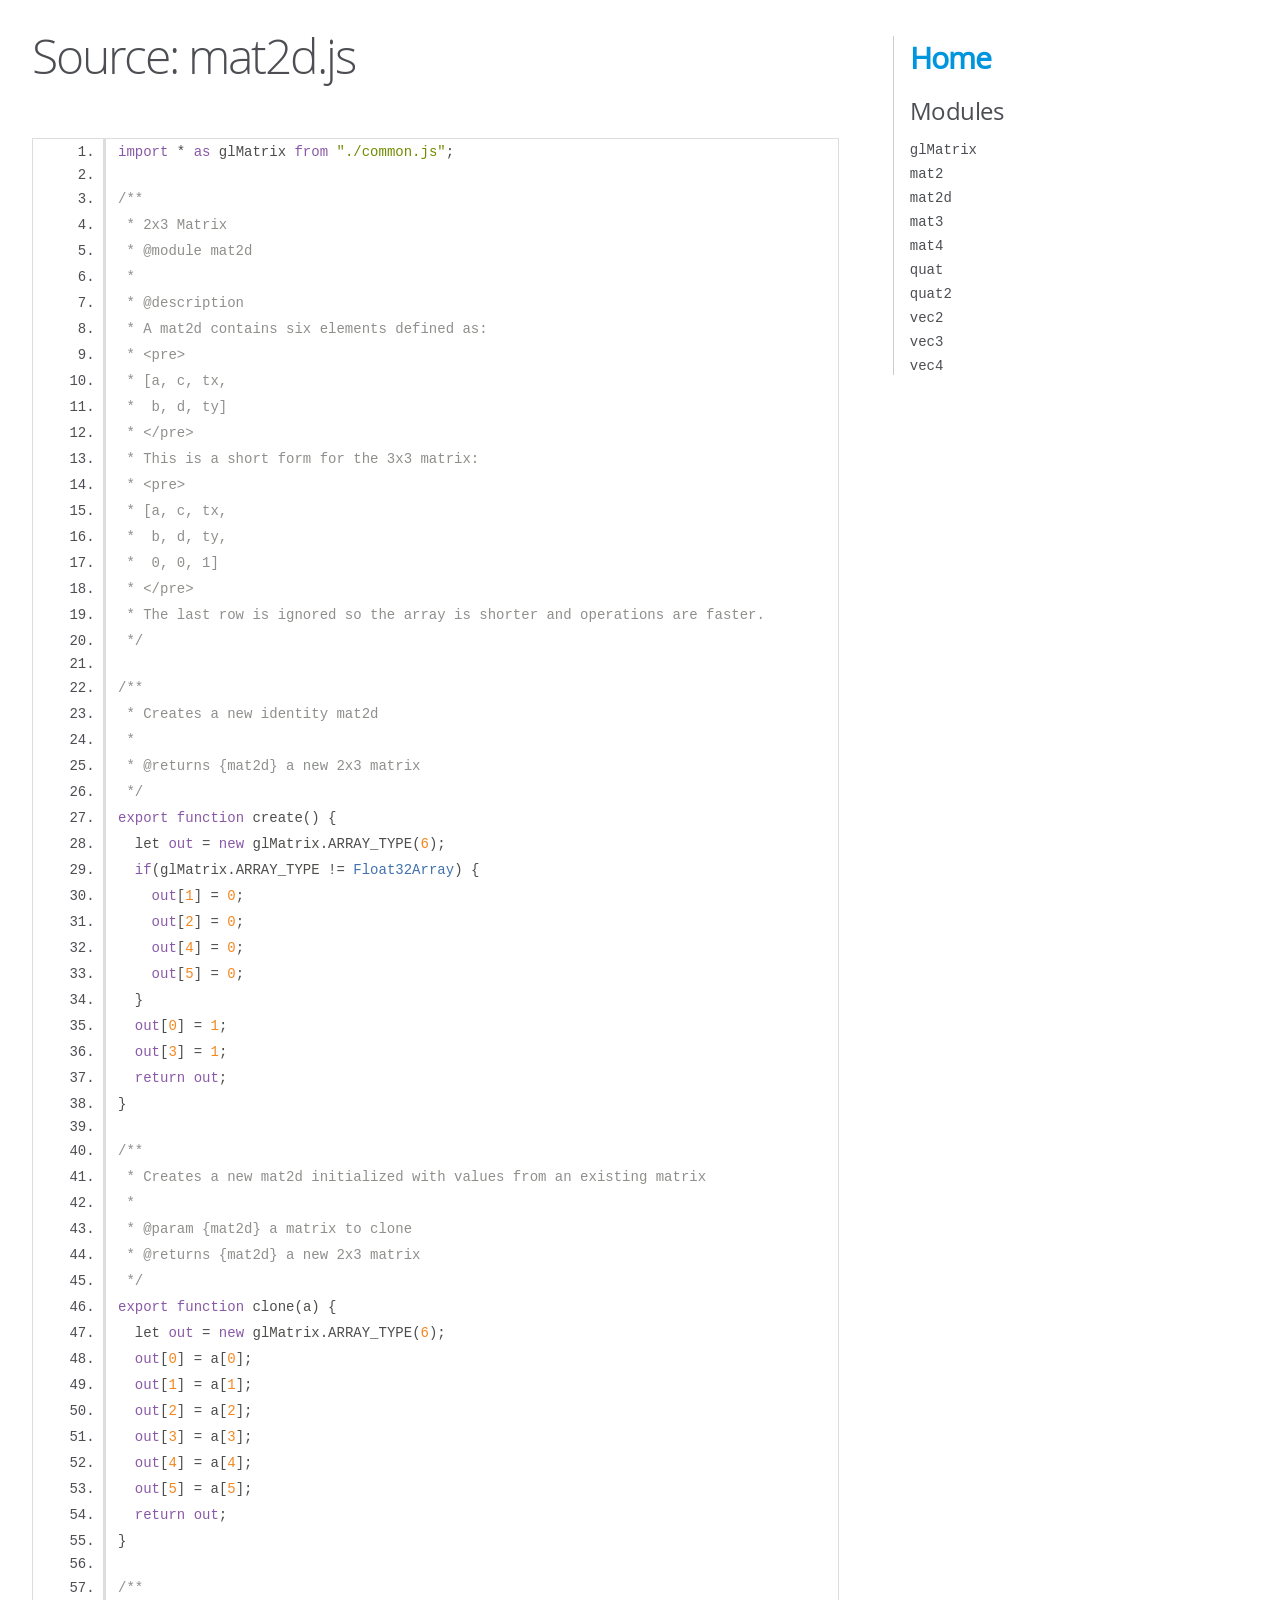
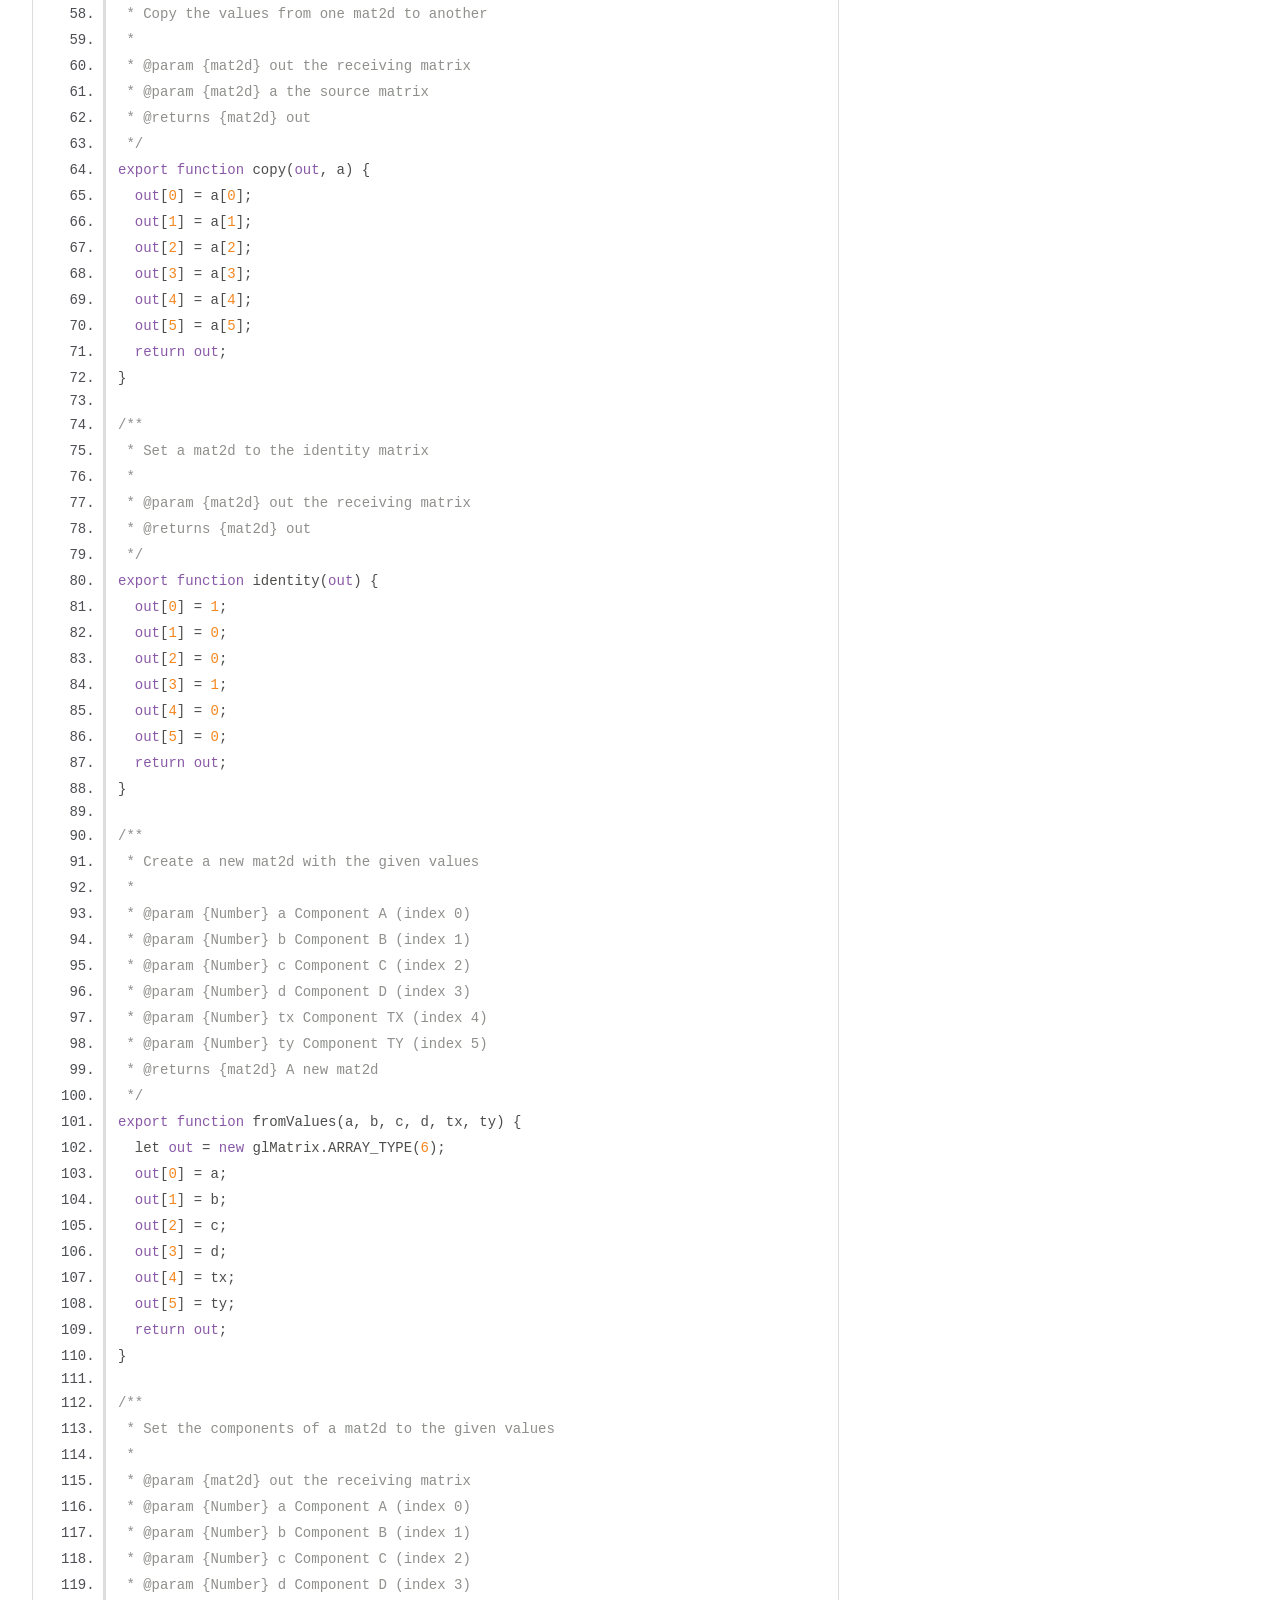
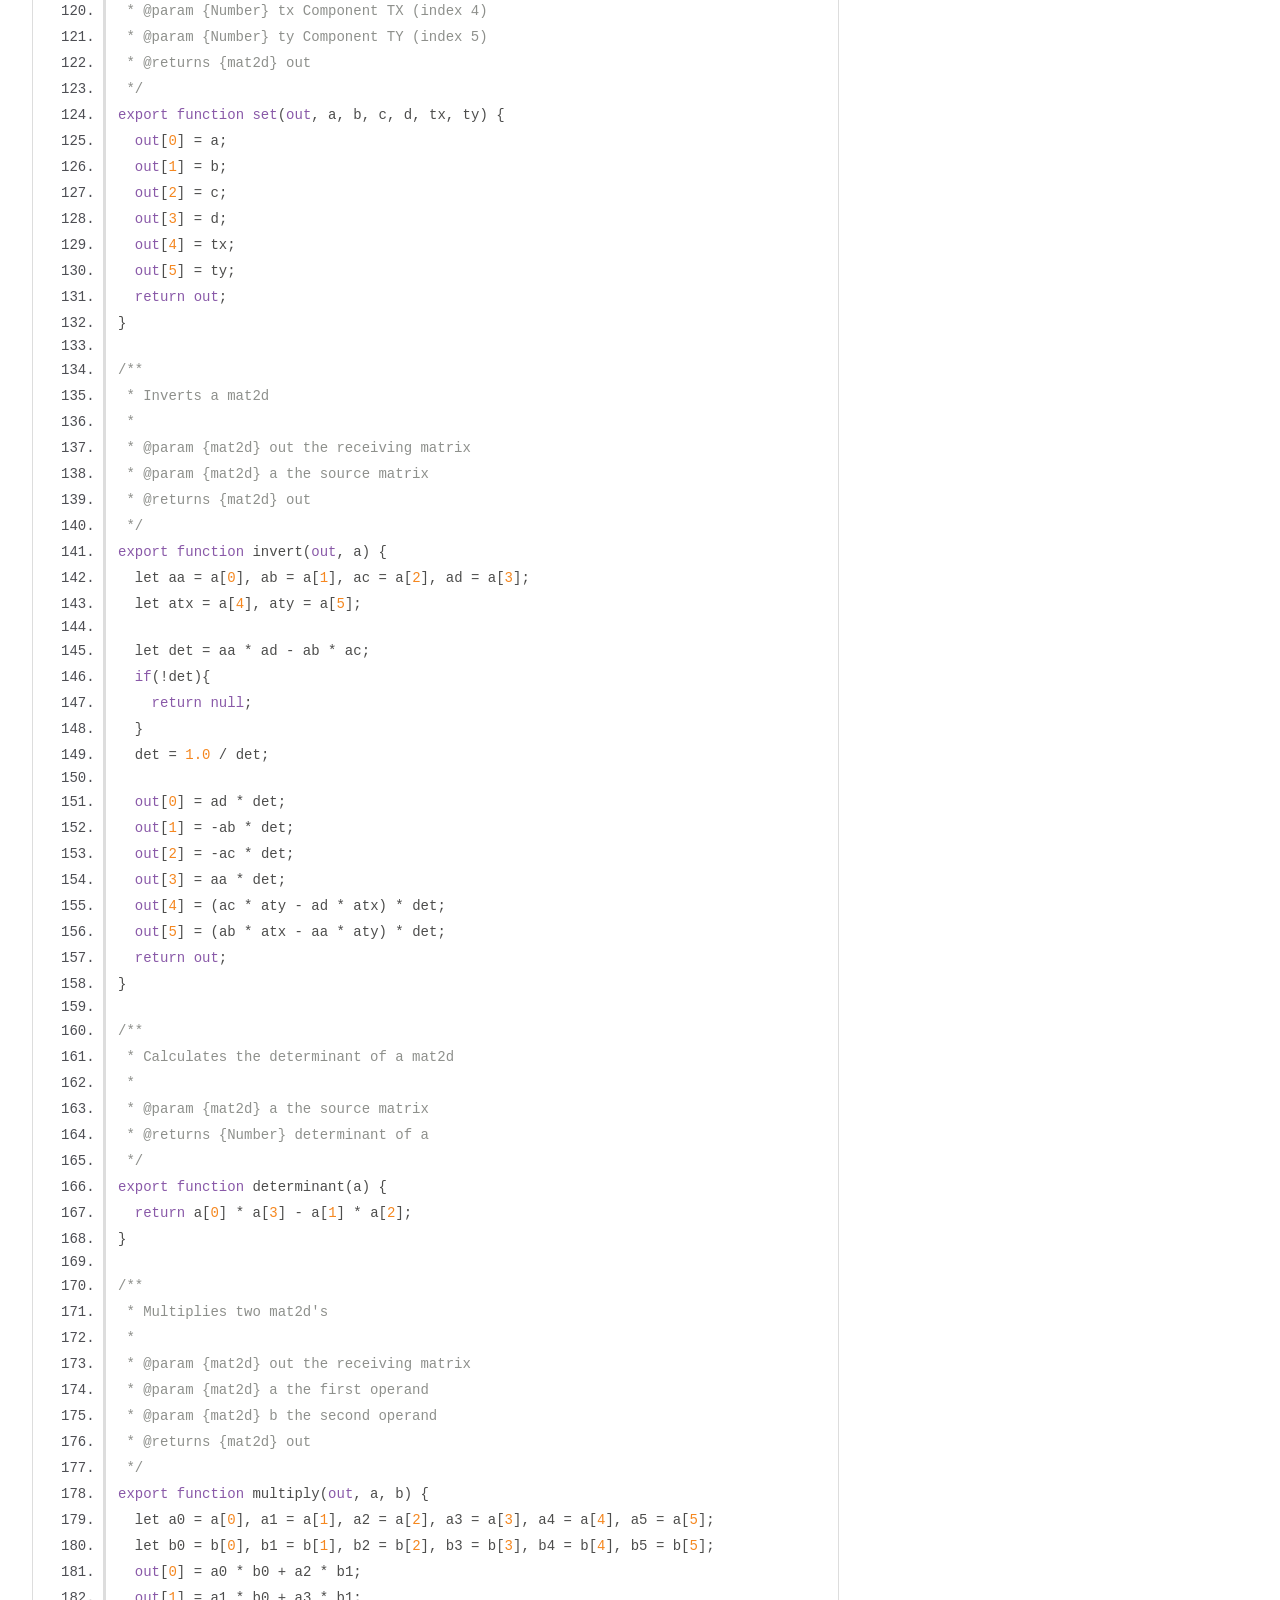
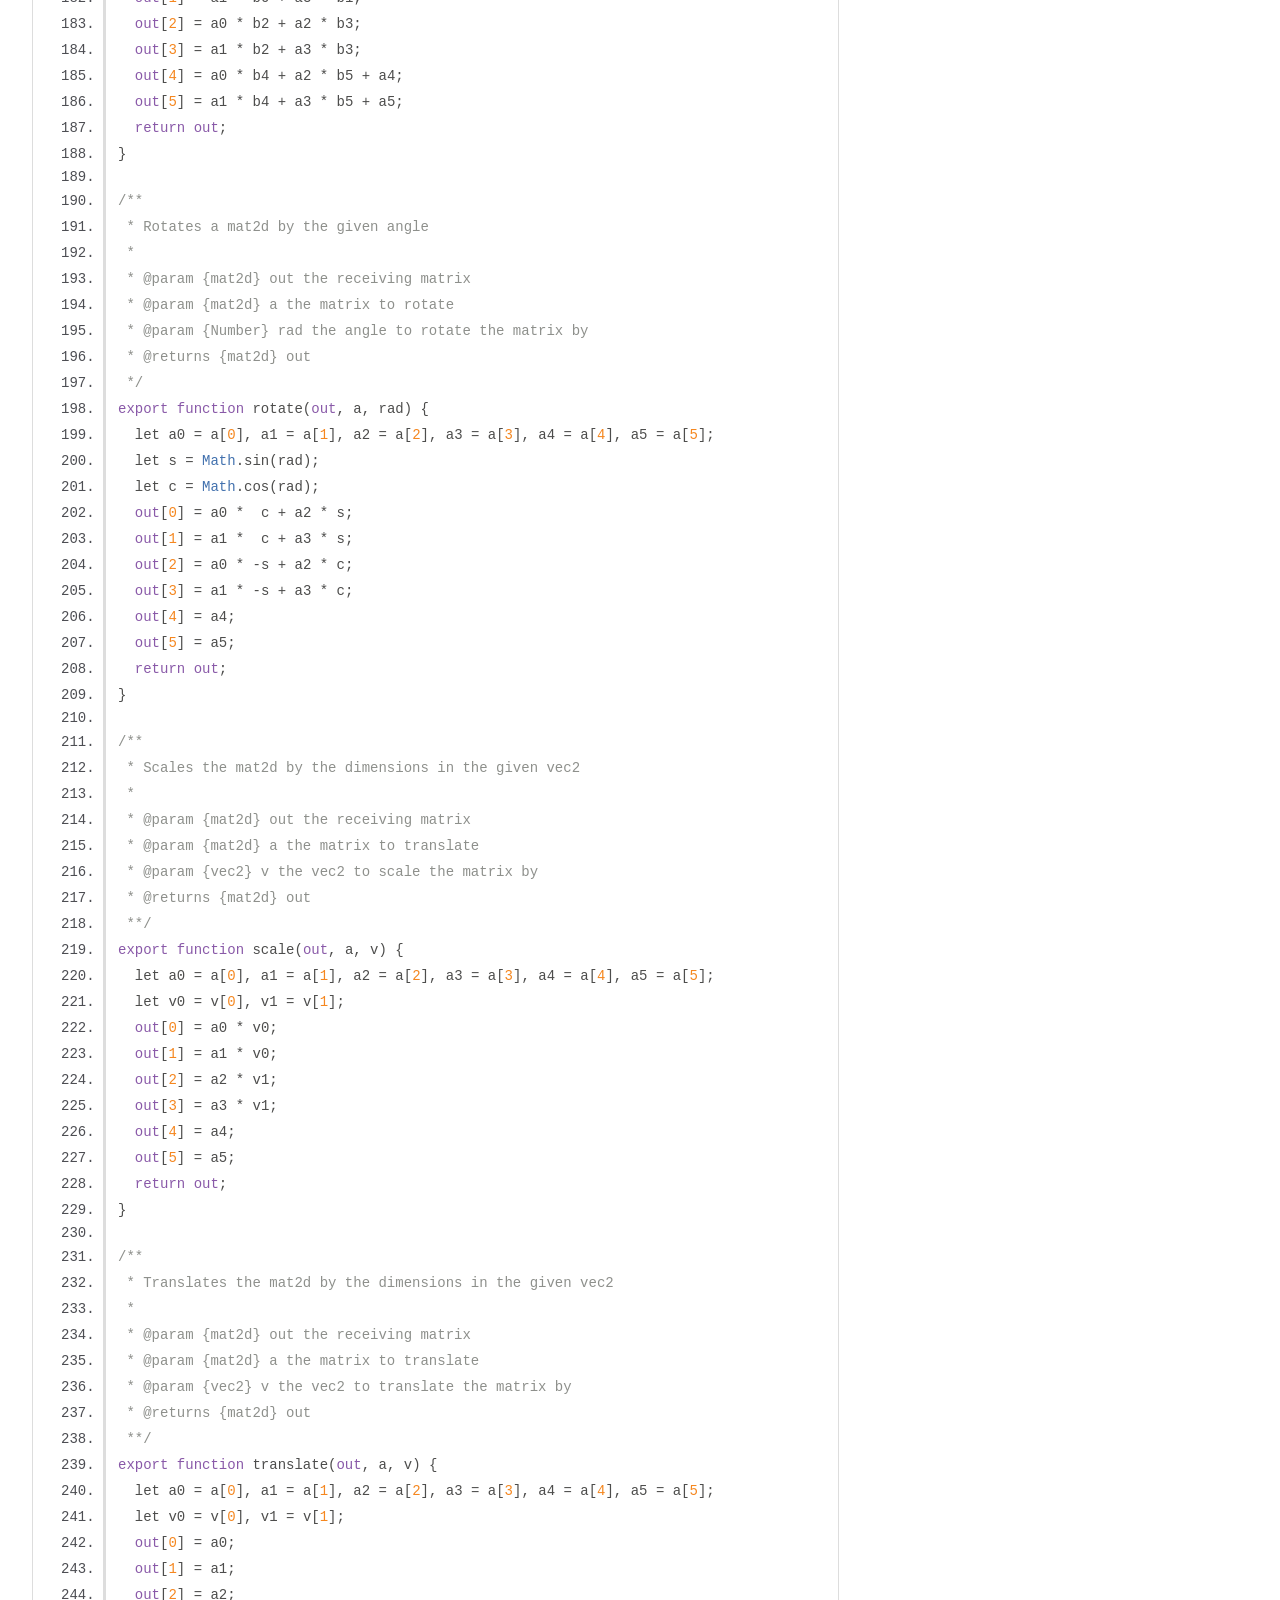
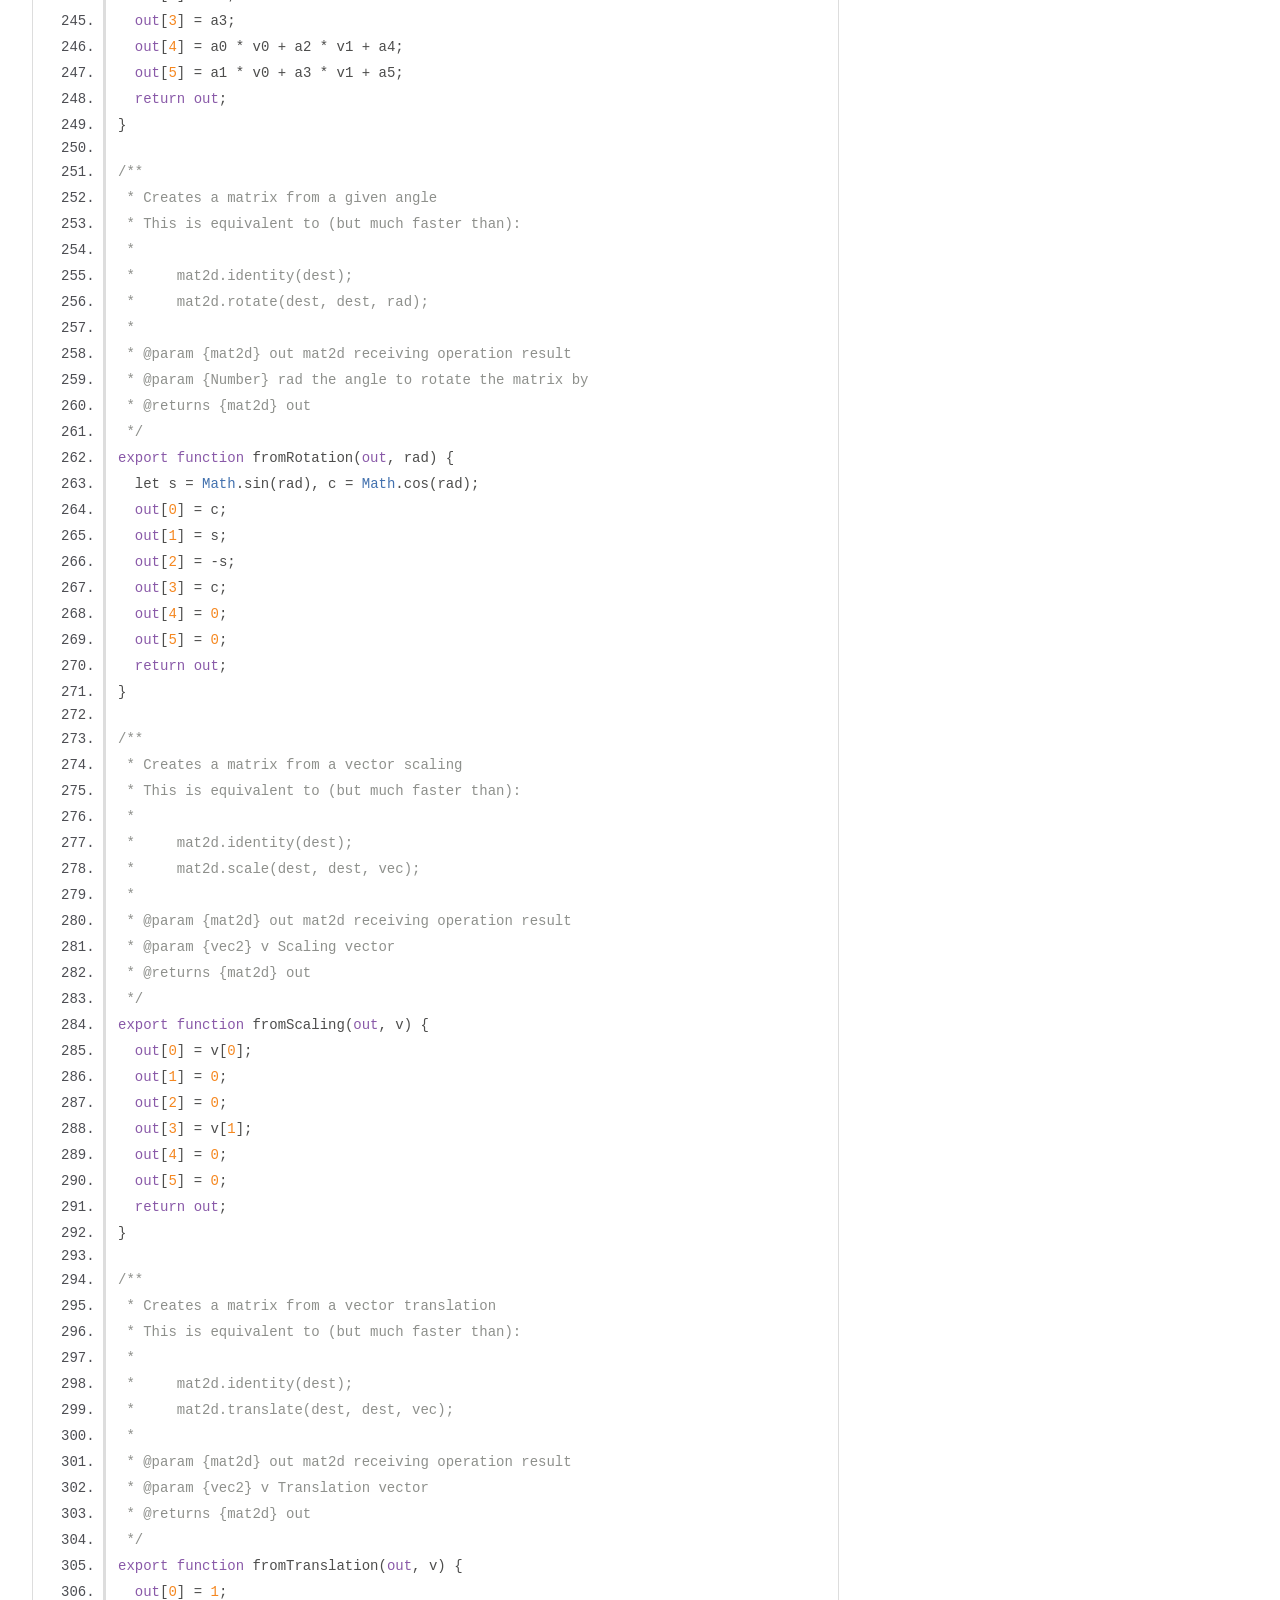
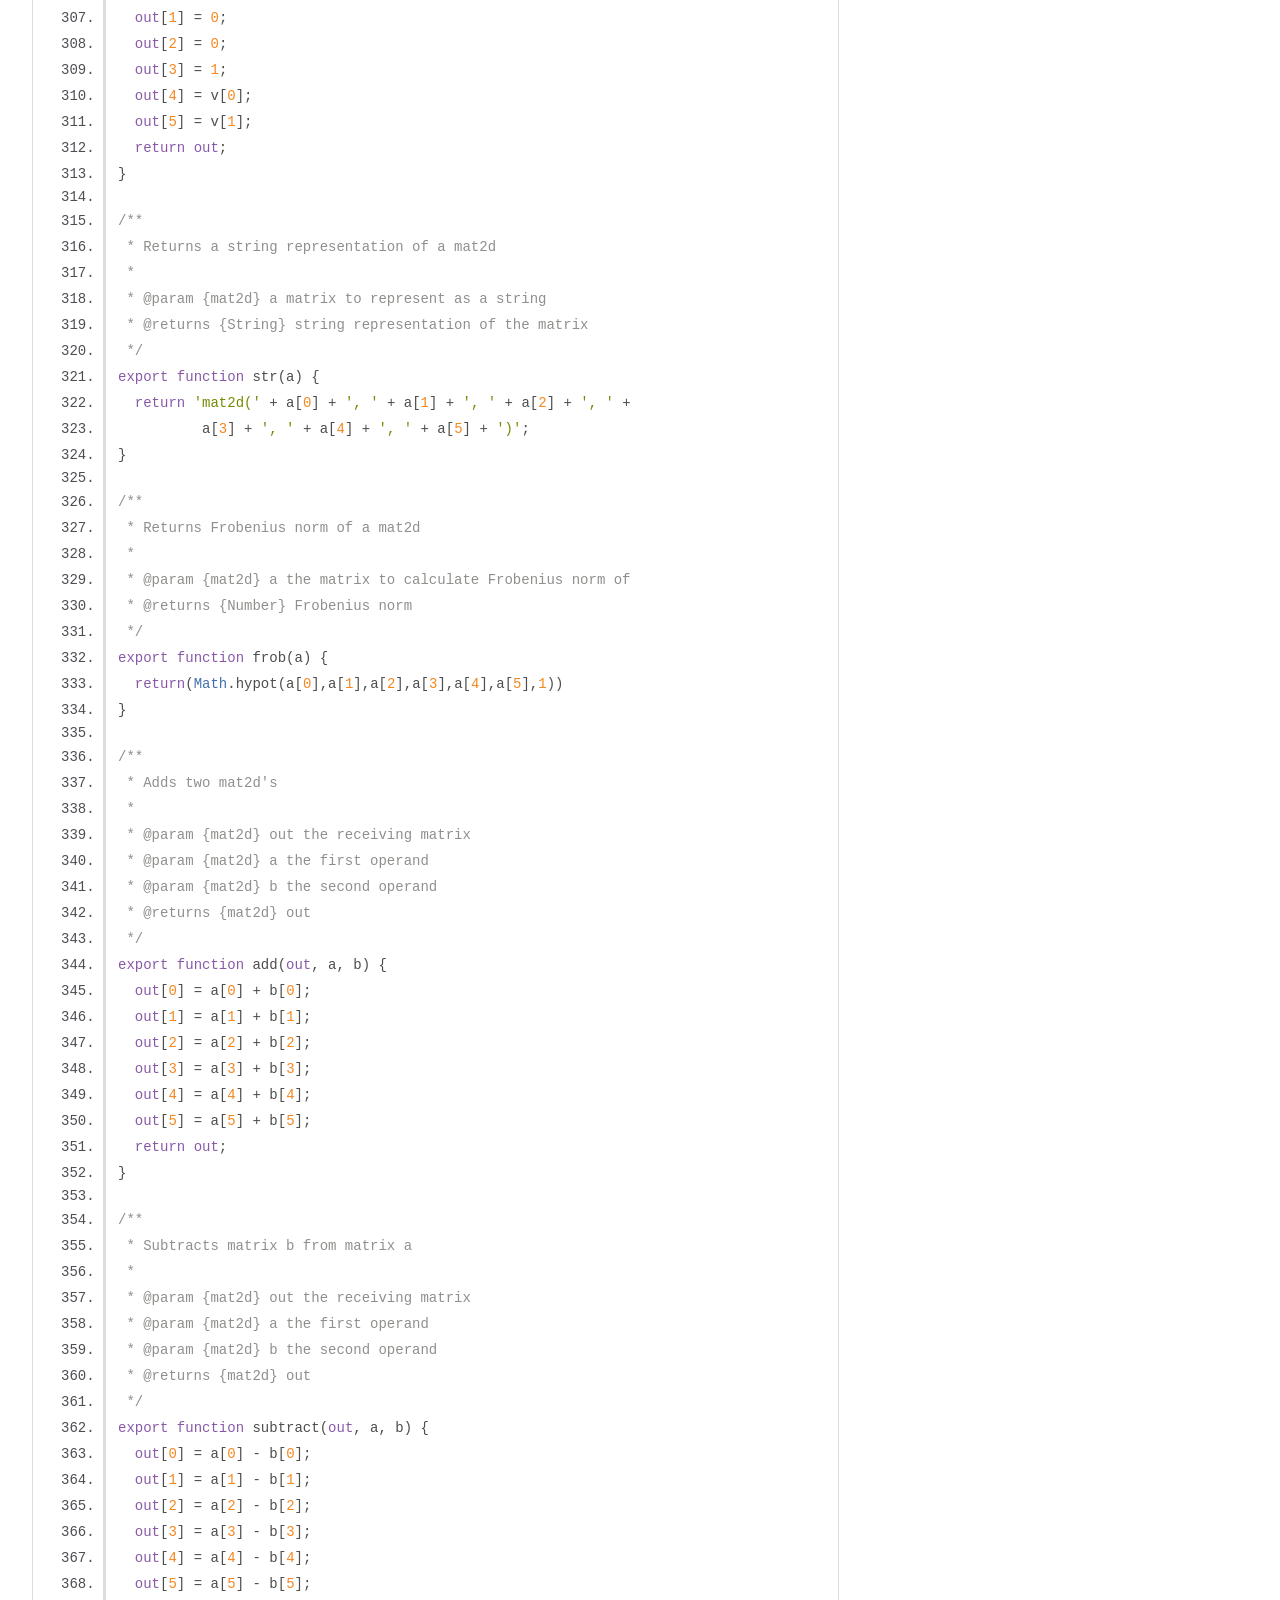
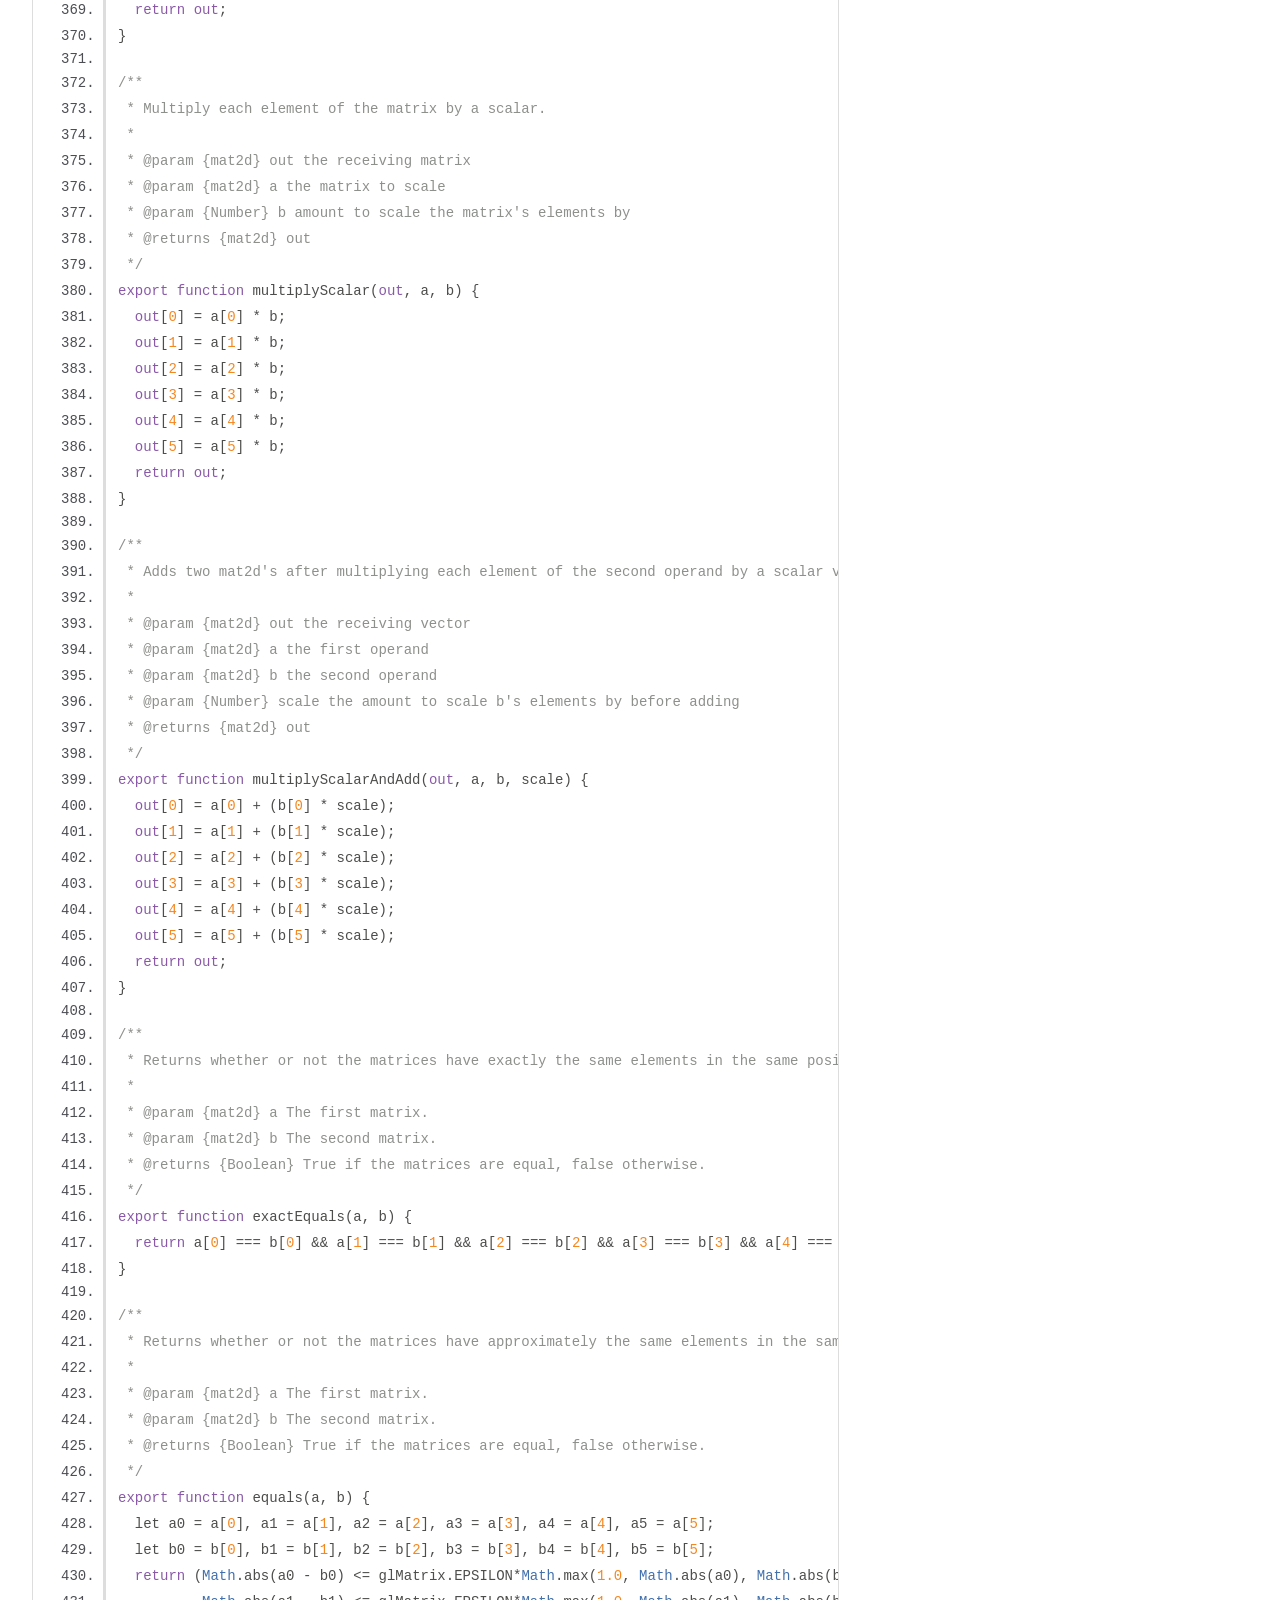
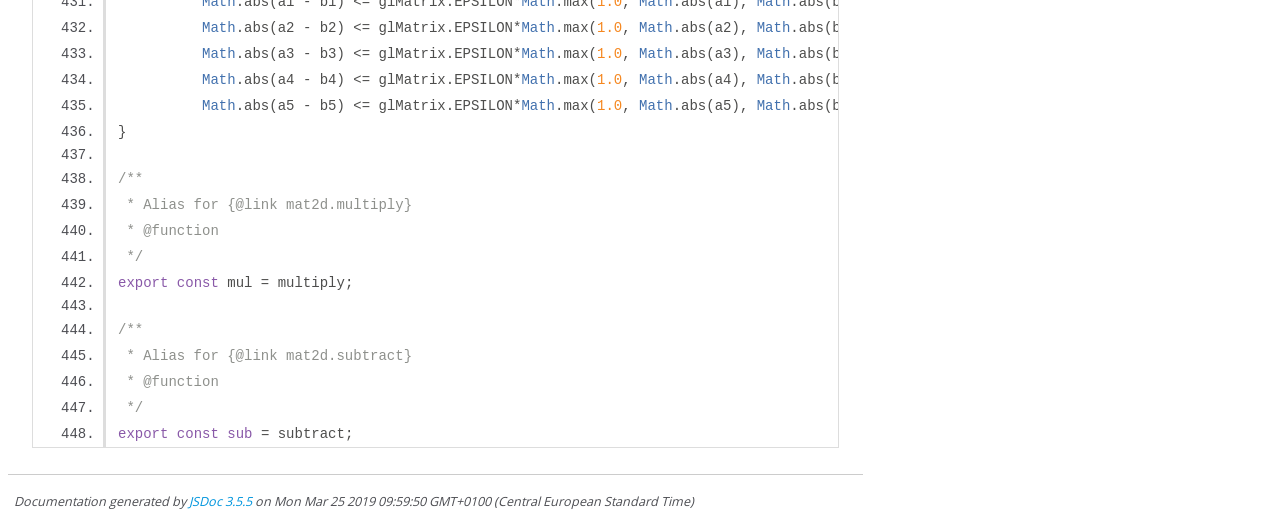
<file: erosion_visualization/gl-matrix/docs/mat2d.js.html>
<!DOCTYPE html>
<html lang="en">
<head>
    <meta charset="utf-8">
    <title>JSDoc: Source: mat2d.js</title>

    <script src="scripts/prettify/prettify.js"> </script>
    <script src="scripts/prettify/lang-css.js"> </script>
    <!--[if lt IE 9]>
      <script src="//html5shiv.googlecode.com/svn/trunk/html5.js"></script>
    <![endif]-->
    <link type="text/css" rel="stylesheet" href="styles/prettify-tomorrow.css">
    <link type="text/css" rel="stylesheet" href="styles/jsdoc-default.css">
</head>

<body>

<div id="main">

    <h1 class="page-title">Source: mat2d.js</h1>

    



    
    <section>
        <article>
            <pre class="prettyprint source linenums"><code>import * as glMatrix from "./common.js";

/**
 * 2x3 Matrix
 * @module mat2d
 *
 * @description
 * A mat2d contains six elements defined as:
 * &lt;pre>
 * [a, c, tx,
 *  b, d, ty]
 * &lt;/pre>
 * This is a short form for the 3x3 matrix:
 * &lt;pre>
 * [a, c, tx,
 *  b, d, ty,
 *  0, 0, 1]
 * &lt;/pre>
 * The last row is ignored so the array is shorter and operations are faster.
 */

/**
 * Creates a new identity mat2d
 *
 * @returns {mat2d} a new 2x3 matrix
 */
export function create() {
  let out = new glMatrix.ARRAY_TYPE(6);
  if(glMatrix.ARRAY_TYPE != Float32Array) {
    out[1] = 0;
    out[2] = 0;
    out[4] = 0;
    out[5] = 0;
  }
  out[0] = 1;
  out[3] = 1;
  return out;
}

/**
 * Creates a new mat2d initialized with values from an existing matrix
 *
 * @param {mat2d} a matrix to clone
 * @returns {mat2d} a new 2x3 matrix
 */
export function clone(a) {
  let out = new glMatrix.ARRAY_TYPE(6);
  out[0] = a[0];
  out[1] = a[1];
  out[2] = a[2];
  out[3] = a[3];
  out[4] = a[4];
  out[5] = a[5];
  return out;
}

/**
 * Copy the values from one mat2d to another
 *
 * @param {mat2d} out the receiving matrix
 * @param {mat2d} a the source matrix
 * @returns {mat2d} out
 */
export function copy(out, a) {
  out[0] = a[0];
  out[1] = a[1];
  out[2] = a[2];
  out[3] = a[3];
  out[4] = a[4];
  out[5] = a[5];
  return out;
}

/**
 * Set a mat2d to the identity matrix
 *
 * @param {mat2d} out the receiving matrix
 * @returns {mat2d} out
 */
export function identity(out) {
  out[0] = 1;
  out[1] = 0;
  out[2] = 0;
  out[3] = 1;
  out[4] = 0;
  out[5] = 0;
  return out;
}

/**
 * Create a new mat2d with the given values
 *
 * @param {Number} a Component A (index 0)
 * @param {Number} b Component B (index 1)
 * @param {Number} c Component C (index 2)
 * @param {Number} d Component D (index 3)
 * @param {Number} tx Component TX (index 4)
 * @param {Number} ty Component TY (index 5)
 * @returns {mat2d} A new mat2d
 */
export function fromValues(a, b, c, d, tx, ty) {
  let out = new glMatrix.ARRAY_TYPE(6);
  out[0] = a;
  out[1] = b;
  out[2] = c;
  out[3] = d;
  out[4] = tx;
  out[5] = ty;
  return out;
}

/**
 * Set the components of a mat2d to the given values
 *
 * @param {mat2d} out the receiving matrix
 * @param {Number} a Component A (index 0)
 * @param {Number} b Component B (index 1)
 * @param {Number} c Component C (index 2)
 * @param {Number} d Component D (index 3)
 * @param {Number} tx Component TX (index 4)
 * @param {Number} ty Component TY (index 5)
 * @returns {mat2d} out
 */
export function set(out, a, b, c, d, tx, ty) {
  out[0] = a;
  out[1] = b;
  out[2] = c;
  out[3] = d;
  out[4] = tx;
  out[5] = ty;
  return out;
}

/**
 * Inverts a mat2d
 *
 * @param {mat2d} out the receiving matrix
 * @param {mat2d} a the source matrix
 * @returns {mat2d} out
 */
export function invert(out, a) {
  let aa = a[0], ab = a[1], ac = a[2], ad = a[3];
  let atx = a[4], aty = a[5];

  let det = aa * ad - ab * ac;
  if(!det){
    return null;
  }
  det = 1.0 / det;

  out[0] = ad * det;
  out[1] = -ab * det;
  out[2] = -ac * det;
  out[3] = aa * det;
  out[4] = (ac * aty - ad * atx) * det;
  out[5] = (ab * atx - aa * aty) * det;
  return out;
}

/**
 * Calculates the determinant of a mat2d
 *
 * @param {mat2d} a the source matrix
 * @returns {Number} determinant of a
 */
export function determinant(a) {
  return a[0] * a[3] - a[1] * a[2];
}

/**
 * Multiplies two mat2d's
 *
 * @param {mat2d} out the receiving matrix
 * @param {mat2d} a the first operand
 * @param {mat2d} b the second operand
 * @returns {mat2d} out
 */
export function multiply(out, a, b) {
  let a0 = a[0], a1 = a[1], a2 = a[2], a3 = a[3], a4 = a[4], a5 = a[5];
  let b0 = b[0], b1 = b[1], b2 = b[2], b3 = b[3], b4 = b[4], b5 = b[5];
  out[0] = a0 * b0 + a2 * b1;
  out[1] = a1 * b0 + a3 * b1;
  out[2] = a0 * b2 + a2 * b3;
  out[3] = a1 * b2 + a3 * b3;
  out[4] = a0 * b4 + a2 * b5 + a4;
  out[5] = a1 * b4 + a3 * b5 + a5;
  return out;
}

/**
 * Rotates a mat2d by the given angle
 *
 * @param {mat2d} out the receiving matrix
 * @param {mat2d} a the matrix to rotate
 * @param {Number} rad the angle to rotate the matrix by
 * @returns {mat2d} out
 */
export function rotate(out, a, rad) {
  let a0 = a[0], a1 = a[1], a2 = a[2], a3 = a[3], a4 = a[4], a5 = a[5];
  let s = Math.sin(rad);
  let c = Math.cos(rad);
  out[0] = a0 *  c + a2 * s;
  out[1] = a1 *  c + a3 * s;
  out[2] = a0 * -s + a2 * c;
  out[3] = a1 * -s + a3 * c;
  out[4] = a4;
  out[5] = a5;
  return out;
}

/**
 * Scales the mat2d by the dimensions in the given vec2
 *
 * @param {mat2d} out the receiving matrix
 * @param {mat2d} a the matrix to translate
 * @param {vec2} v the vec2 to scale the matrix by
 * @returns {mat2d} out
 **/
export function scale(out, a, v) {
  let a0 = a[0], a1 = a[1], a2 = a[2], a3 = a[3], a4 = a[4], a5 = a[5];
  let v0 = v[0], v1 = v[1];
  out[0] = a0 * v0;
  out[1] = a1 * v0;
  out[2] = a2 * v1;
  out[3] = a3 * v1;
  out[4] = a4;
  out[5] = a5;
  return out;
}

/**
 * Translates the mat2d by the dimensions in the given vec2
 *
 * @param {mat2d} out the receiving matrix
 * @param {mat2d} a the matrix to translate
 * @param {vec2} v the vec2 to translate the matrix by
 * @returns {mat2d} out
 **/
export function translate(out, a, v) {
  let a0 = a[0], a1 = a[1], a2 = a[2], a3 = a[3], a4 = a[4], a5 = a[5];
  let v0 = v[0], v1 = v[1];
  out[0] = a0;
  out[1] = a1;
  out[2] = a2;
  out[3] = a3;
  out[4] = a0 * v0 + a2 * v1 + a4;
  out[5] = a1 * v0 + a3 * v1 + a5;
  return out;
}

/**
 * Creates a matrix from a given angle
 * This is equivalent to (but much faster than):
 *
 *     mat2d.identity(dest);
 *     mat2d.rotate(dest, dest, rad);
 *
 * @param {mat2d} out mat2d receiving operation result
 * @param {Number} rad the angle to rotate the matrix by
 * @returns {mat2d} out
 */
export function fromRotation(out, rad) {
  let s = Math.sin(rad), c = Math.cos(rad);
  out[0] = c;
  out[1] = s;
  out[2] = -s;
  out[3] = c;
  out[4] = 0;
  out[5] = 0;
  return out;
}

/**
 * Creates a matrix from a vector scaling
 * This is equivalent to (but much faster than):
 *
 *     mat2d.identity(dest);
 *     mat2d.scale(dest, dest, vec);
 *
 * @param {mat2d} out mat2d receiving operation result
 * @param {vec2} v Scaling vector
 * @returns {mat2d} out
 */
export function fromScaling(out, v) {
  out[0] = v[0];
  out[1] = 0;
  out[2] = 0;
  out[3] = v[1];
  out[4] = 0;
  out[5] = 0;
  return out;
}

/**
 * Creates a matrix from a vector translation
 * This is equivalent to (but much faster than):
 *
 *     mat2d.identity(dest);
 *     mat2d.translate(dest, dest, vec);
 *
 * @param {mat2d} out mat2d receiving operation result
 * @param {vec2} v Translation vector
 * @returns {mat2d} out
 */
export function fromTranslation(out, v) {
  out[0] = 1;
  out[1] = 0;
  out[2] = 0;
  out[3] = 1;
  out[4] = v[0];
  out[5] = v[1];
  return out;
}

/**
 * Returns a string representation of a mat2d
 *
 * @param {mat2d} a matrix to represent as a string
 * @returns {String} string representation of the matrix
 */
export function str(a) {
  return 'mat2d(' + a[0] + ', ' + a[1] + ', ' + a[2] + ', ' +
          a[3] + ', ' + a[4] + ', ' + a[5] + ')';
}

/**
 * Returns Frobenius norm of a mat2d
 *
 * @param {mat2d} a the matrix to calculate Frobenius norm of
 * @returns {Number} Frobenius norm
 */
export function frob(a) {
  return(Math.hypot(a[0],a[1],a[2],a[3],a[4],a[5],1))
}

/**
 * Adds two mat2d's
 *
 * @param {mat2d} out the receiving matrix
 * @param {mat2d} a the first operand
 * @param {mat2d} b the second operand
 * @returns {mat2d} out
 */
export function add(out, a, b) {
  out[0] = a[0] + b[0];
  out[1] = a[1] + b[1];
  out[2] = a[2] + b[2];
  out[3] = a[3] + b[3];
  out[4] = a[4] + b[4];
  out[5] = a[5] + b[5];
  return out;
}

/**
 * Subtracts matrix b from matrix a
 *
 * @param {mat2d} out the receiving matrix
 * @param {mat2d} a the first operand
 * @param {mat2d} b the second operand
 * @returns {mat2d} out
 */
export function subtract(out, a, b) {
  out[0] = a[0] - b[0];
  out[1] = a[1] - b[1];
  out[2] = a[2] - b[2];
  out[3] = a[3] - b[3];
  out[4] = a[4] - b[4];
  out[5] = a[5] - b[5];
  return out;
}

/**
 * Multiply each element of the matrix by a scalar.
 *
 * @param {mat2d} out the receiving matrix
 * @param {mat2d} a the matrix to scale
 * @param {Number} b amount to scale the matrix's elements by
 * @returns {mat2d} out
 */
export function multiplyScalar(out, a, b) {
  out[0] = a[0] * b;
  out[1] = a[1] * b;
  out[2] = a[2] * b;
  out[3] = a[3] * b;
  out[4] = a[4] * b;
  out[5] = a[5] * b;
  return out;
}

/**
 * Adds two mat2d's after multiplying each element of the second operand by a scalar value.
 *
 * @param {mat2d} out the receiving vector
 * @param {mat2d} a the first operand
 * @param {mat2d} b the second operand
 * @param {Number} scale the amount to scale b's elements by before adding
 * @returns {mat2d} out
 */
export function multiplyScalarAndAdd(out, a, b, scale) {
  out[0] = a[0] + (b[0] * scale);
  out[1] = a[1] + (b[1] * scale);
  out[2] = a[2] + (b[2] * scale);
  out[3] = a[3] + (b[3] * scale);
  out[4] = a[4] + (b[4] * scale);
  out[5] = a[5] + (b[5] * scale);
  return out;
}

/**
 * Returns whether or not the matrices have exactly the same elements in the same position (when compared with ===)
 *
 * @param {mat2d} a The first matrix.
 * @param {mat2d} b The second matrix.
 * @returns {Boolean} True if the matrices are equal, false otherwise.
 */
export function exactEquals(a, b) {
  return a[0] === b[0] &amp;&amp; a[1] === b[1] &amp;&amp; a[2] === b[2] &amp;&amp; a[3] === b[3] &amp;&amp; a[4] === b[4] &amp;&amp; a[5] === b[5];
}

/**
 * Returns whether or not the matrices have approximately the same elements in the same position.
 *
 * @param {mat2d} a The first matrix.
 * @param {mat2d} b The second matrix.
 * @returns {Boolean} True if the matrices are equal, false otherwise.
 */
export function equals(a, b) {
  let a0 = a[0], a1 = a[1], a2 = a[2], a3 = a[3], a4 = a[4], a5 = a[5];
  let b0 = b[0], b1 = b[1], b2 = b[2], b3 = b[3], b4 = b[4], b5 = b[5];
  return (Math.abs(a0 - b0) &lt;= glMatrix.EPSILON*Math.max(1.0, Math.abs(a0), Math.abs(b0)) &amp;&amp;
          Math.abs(a1 - b1) &lt;= glMatrix.EPSILON*Math.max(1.0, Math.abs(a1), Math.abs(b1)) &amp;&amp;
          Math.abs(a2 - b2) &lt;= glMatrix.EPSILON*Math.max(1.0, Math.abs(a2), Math.abs(b2)) &amp;&amp;
          Math.abs(a3 - b3) &lt;= glMatrix.EPSILON*Math.max(1.0, Math.abs(a3), Math.abs(b3)) &amp;&amp;
          Math.abs(a4 - b4) &lt;= glMatrix.EPSILON*Math.max(1.0, Math.abs(a4), Math.abs(b4)) &amp;&amp;
          Math.abs(a5 - b5) &lt;= glMatrix.EPSILON*Math.max(1.0, Math.abs(a5), Math.abs(b5)));
}

/**
 * Alias for {@link mat2d.multiply}
 * @function
 */
export const mul = multiply;

/**
 * Alias for {@link mat2d.subtract}
 * @function
 */
export const sub = subtract;
</code></pre>
        </article>
    </section>




</div>

<nav>
    <h2><a href="index.html">Home</a></h2><h3>Modules</h3><ul><li><a href="module-glMatrix.html">glMatrix</a></li><li><a href="module-mat2.html">mat2</a></li><li><a href="module-mat2d.html">mat2d</a></li><li><a href="module-mat3.html">mat3</a></li><li><a href="module-mat4.html">mat4</a></li><li><a href="module-quat.html">quat</a></li><li><a href="module-quat2.html">quat2</a></li><li><a href="module-vec2.html">vec2</a></li><li><a href="module-vec3.html">vec3</a></li><li><a href="module-vec4.html">vec4</a></li></ul>
</nav>

<br class="clear">

<footer>
    Documentation generated by <a href="https://github.com/jsdoc3/jsdoc">JSDoc 3.5.5</a> on Mon Mar 25 2019 09:59:50 GMT+0100 (Central European Standard Time)
</footer>

<script> prettyPrint(); </script>
<script src="scripts/linenumber.js"> </script>
</body>
</html>
</file>
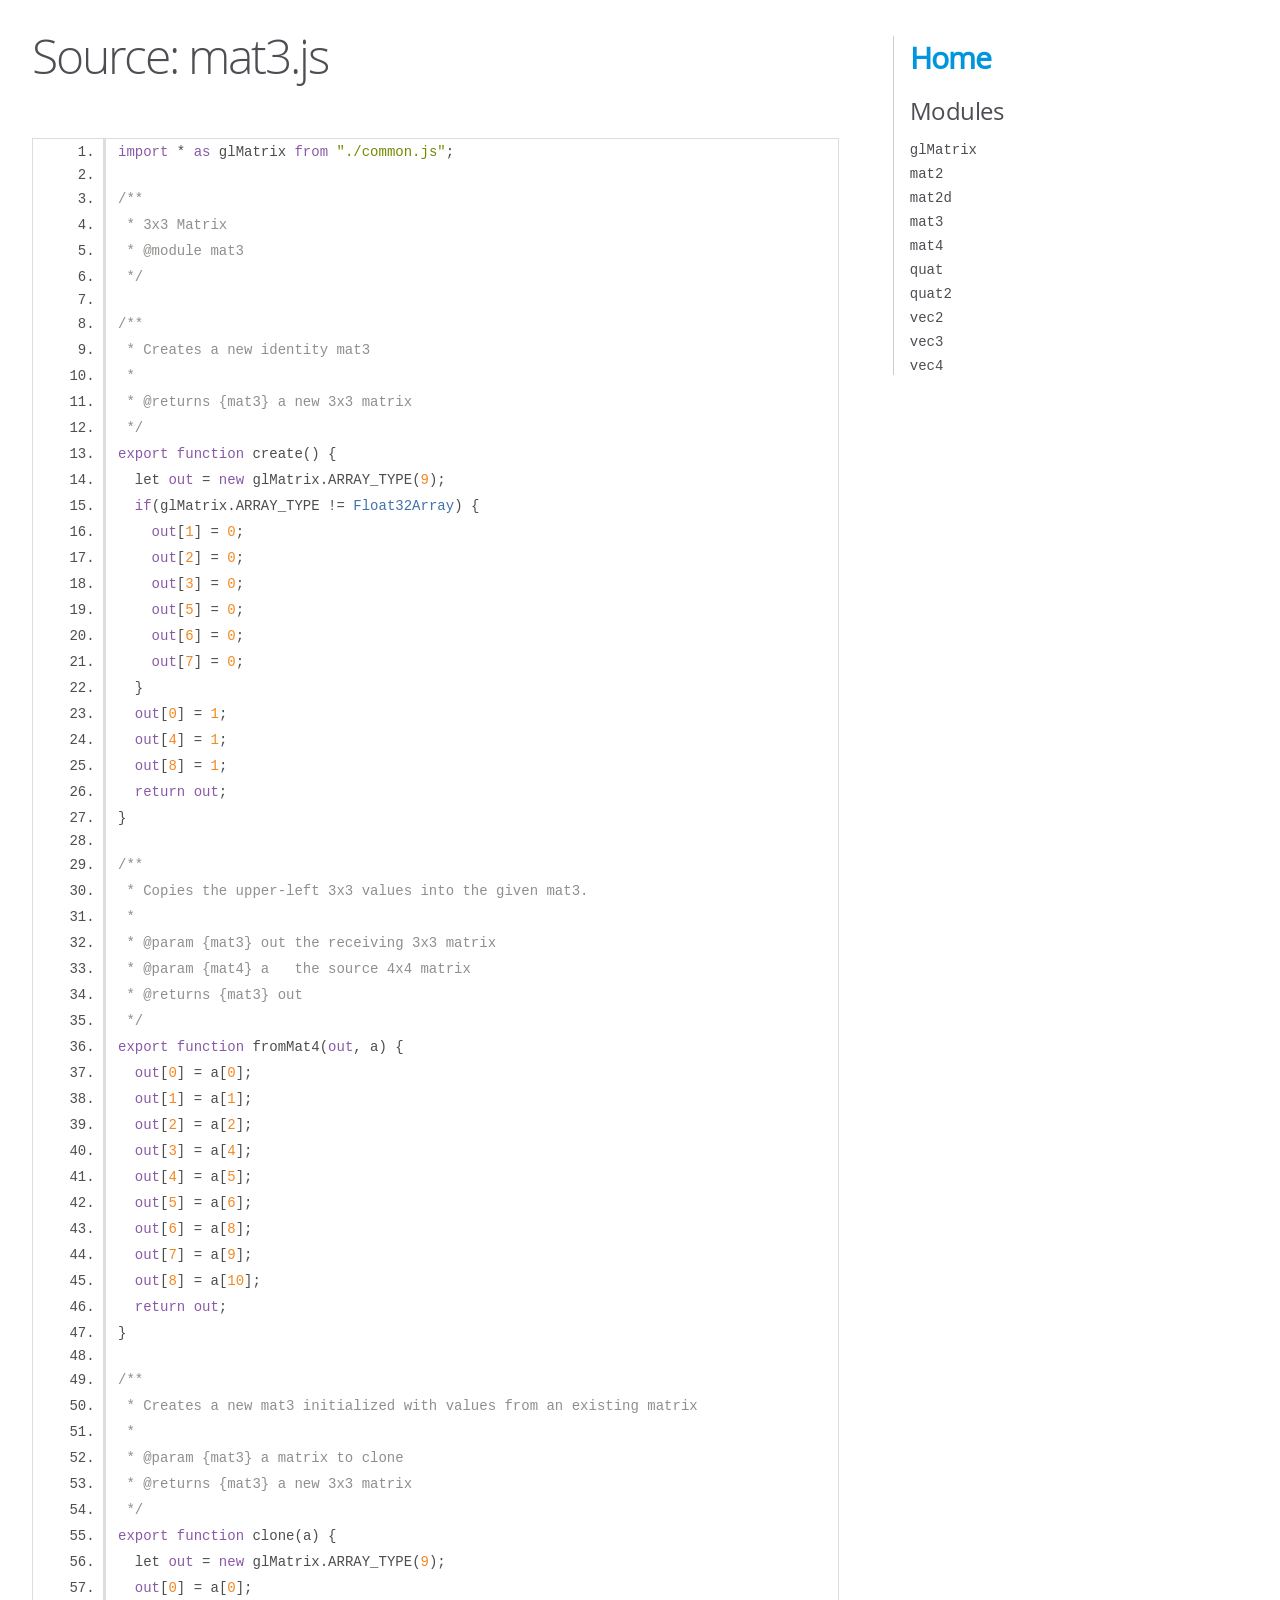
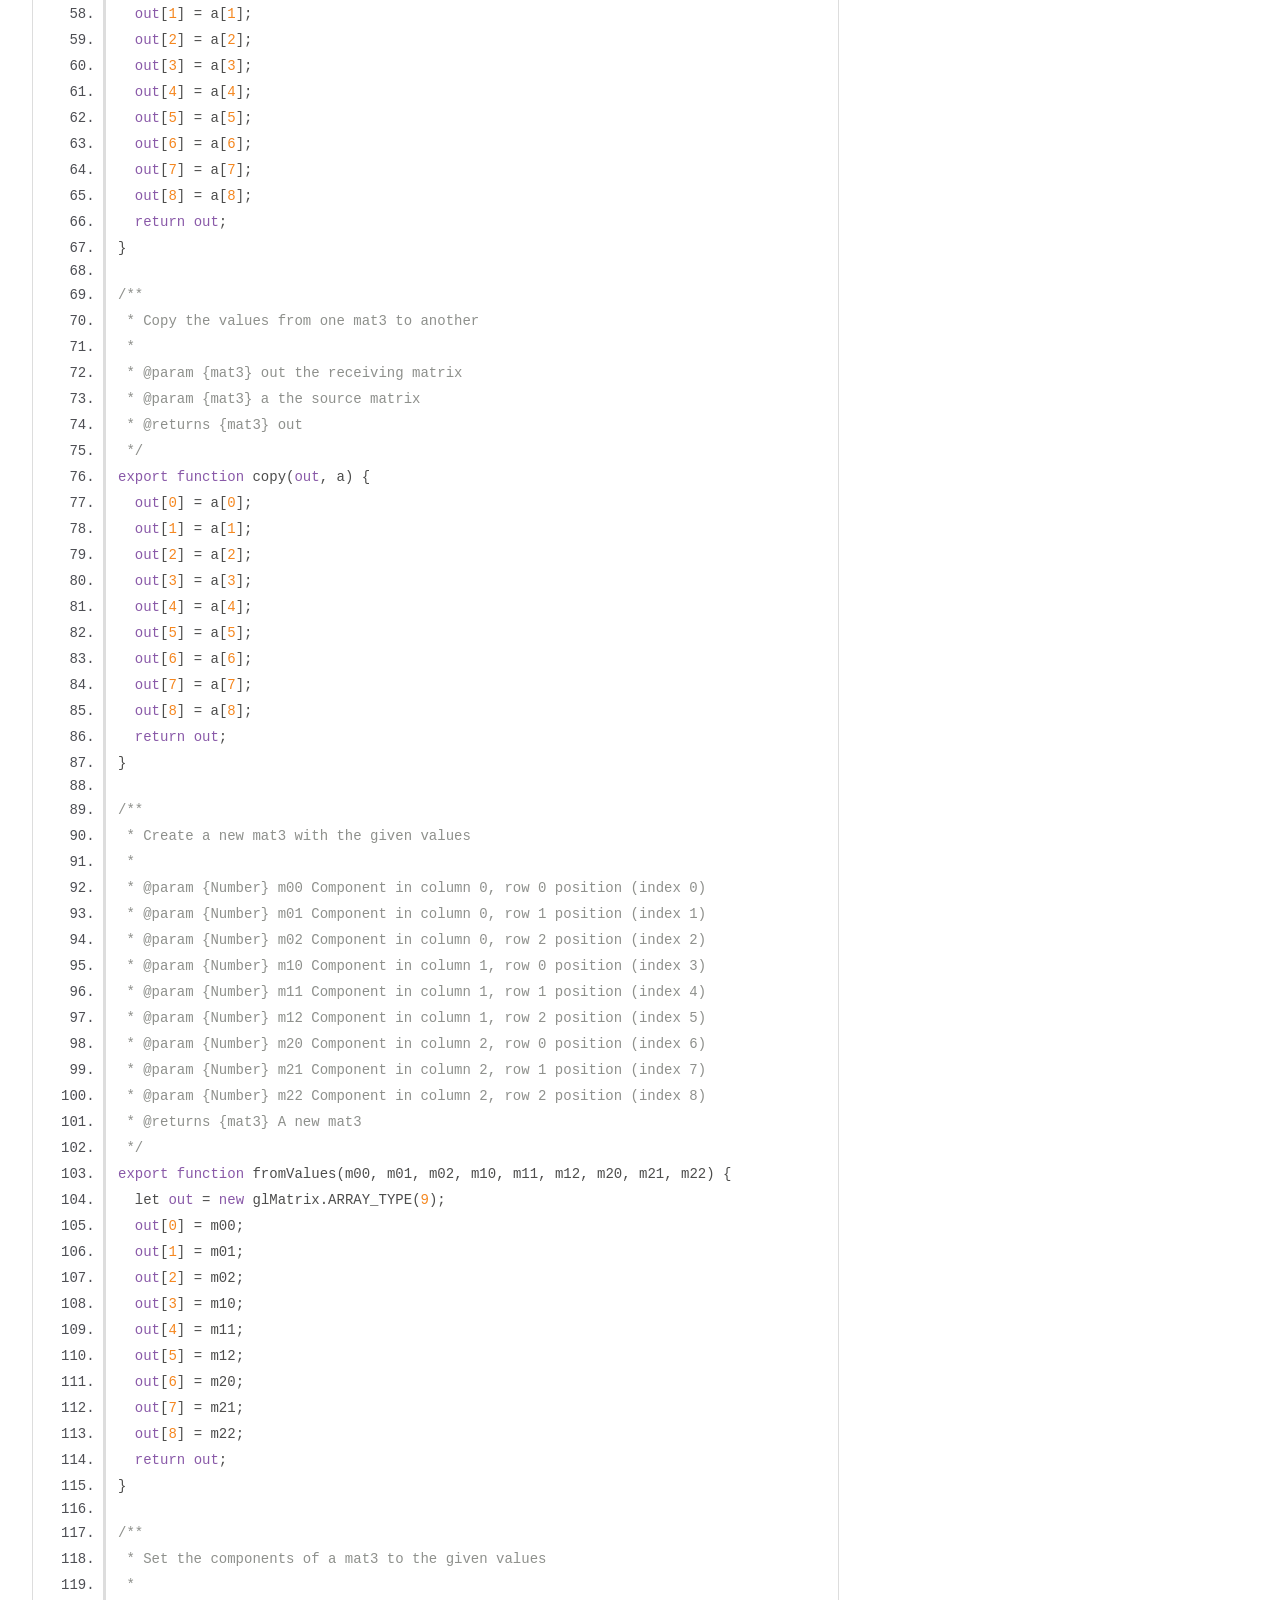
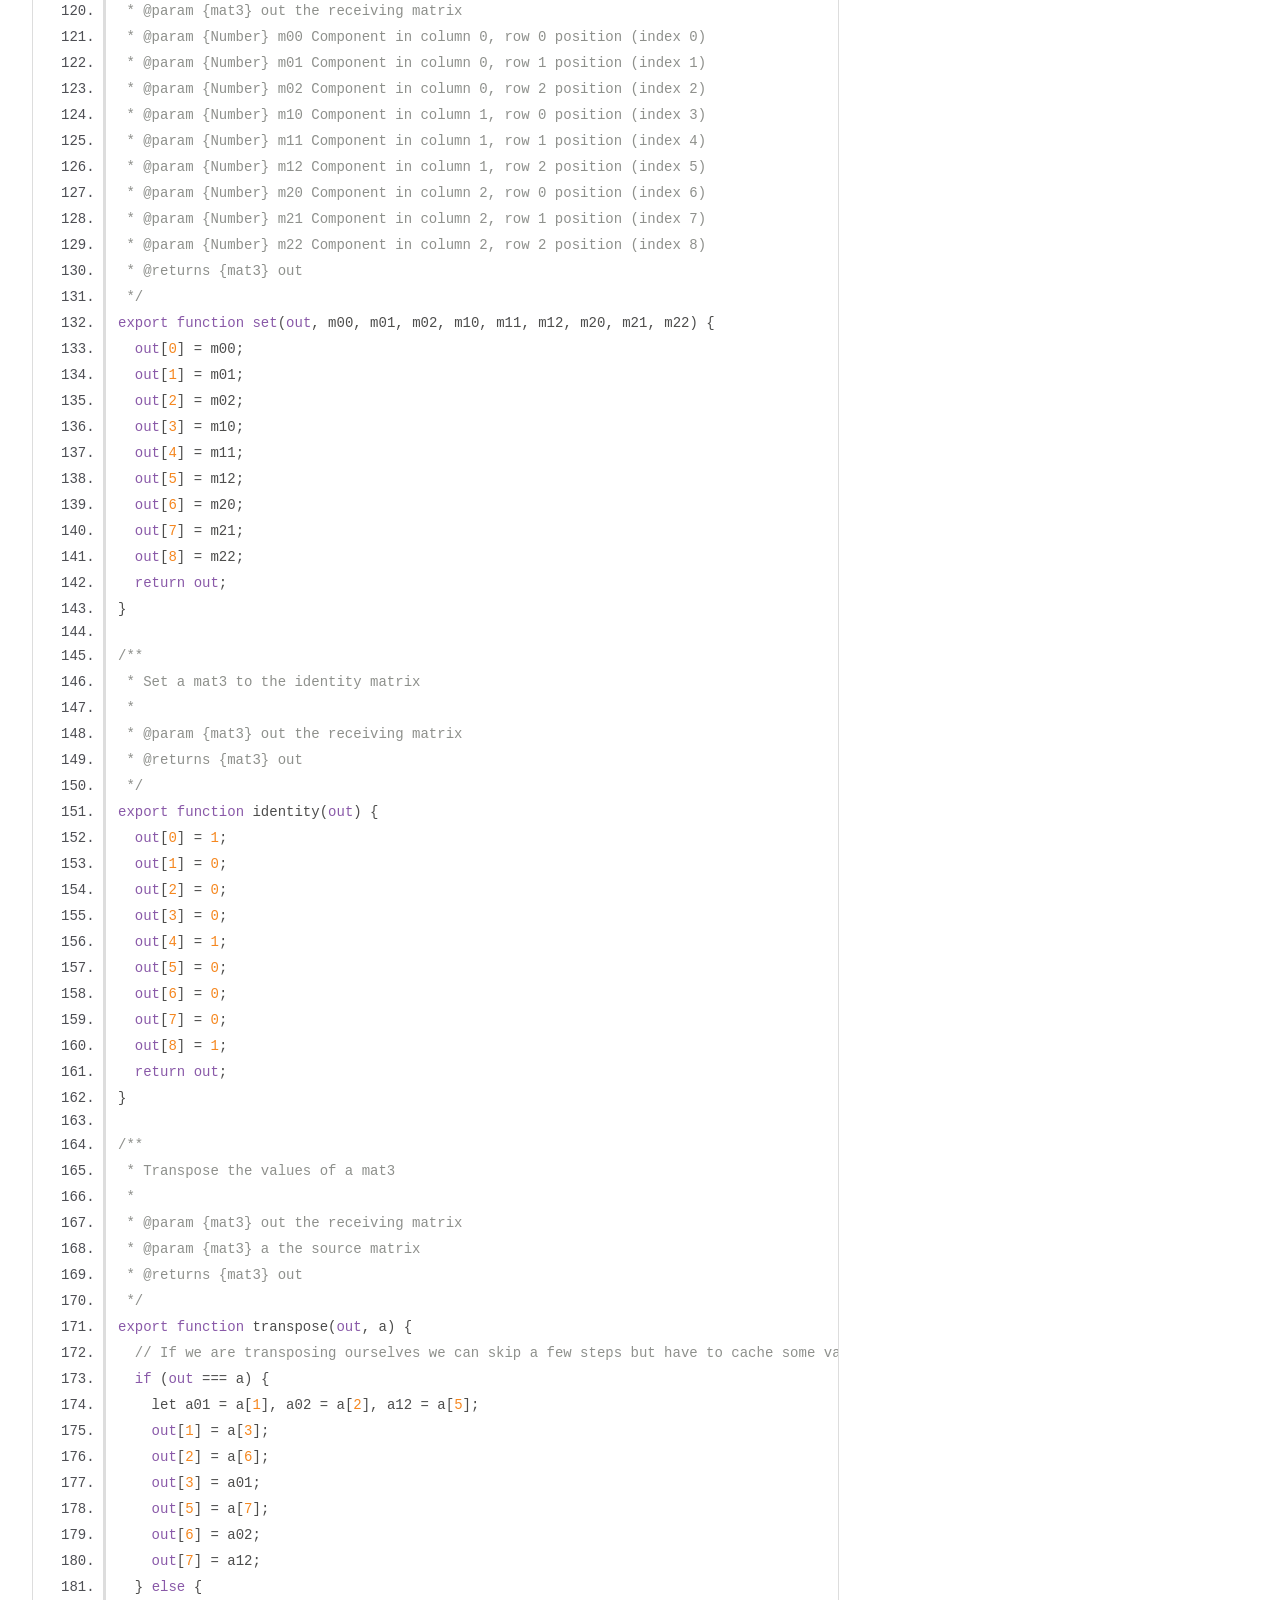
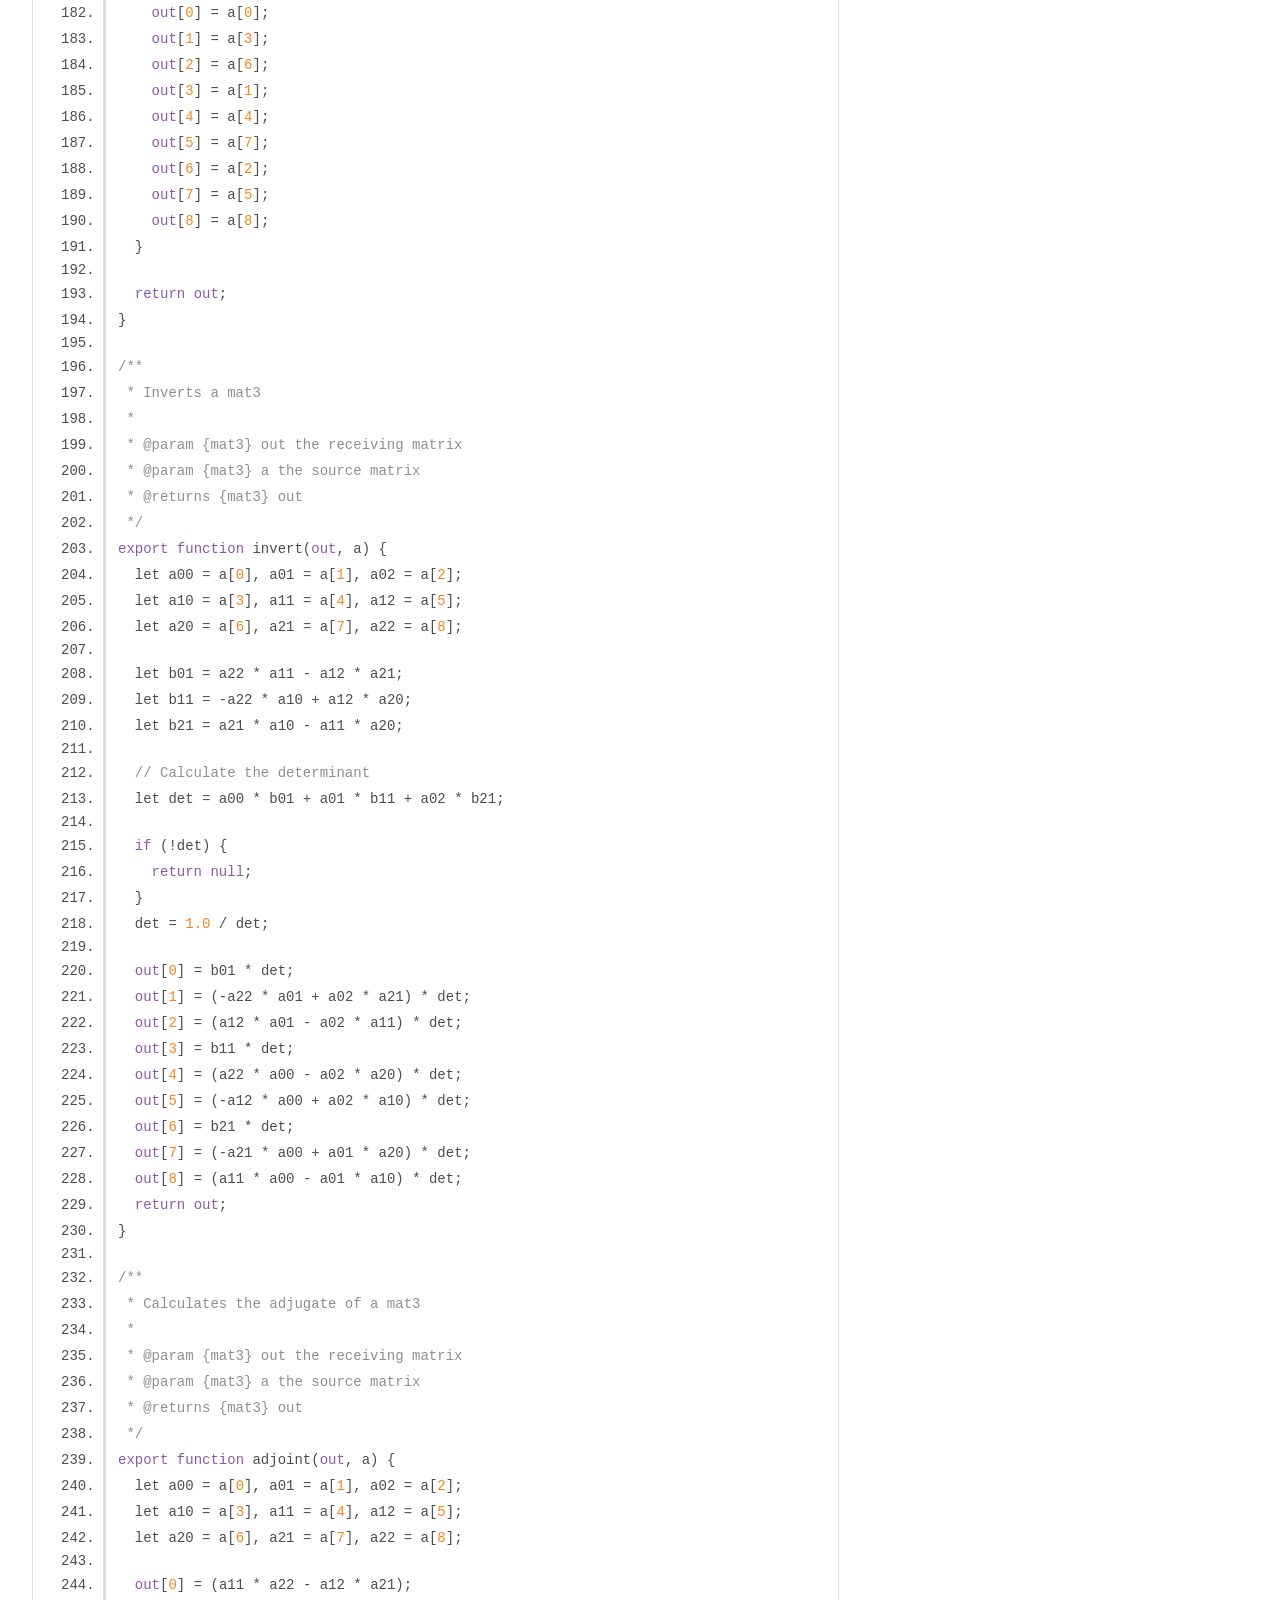
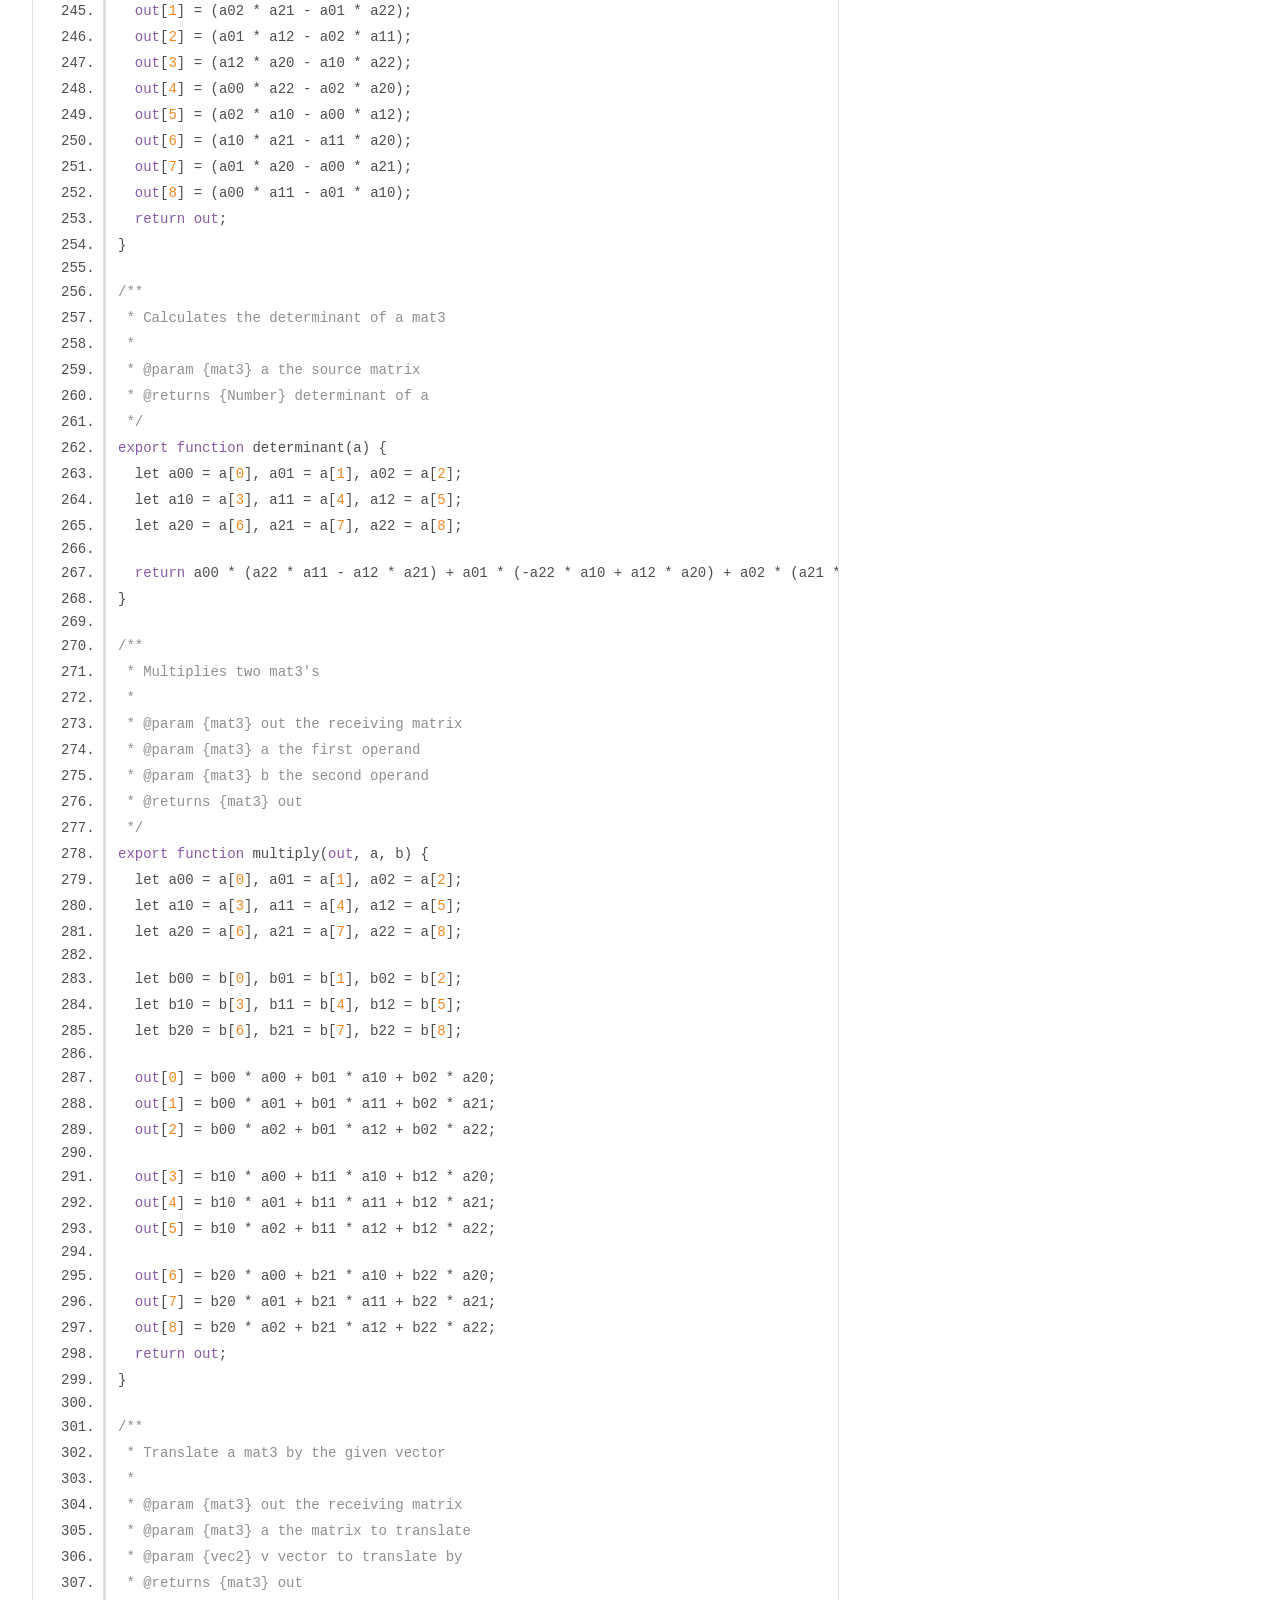
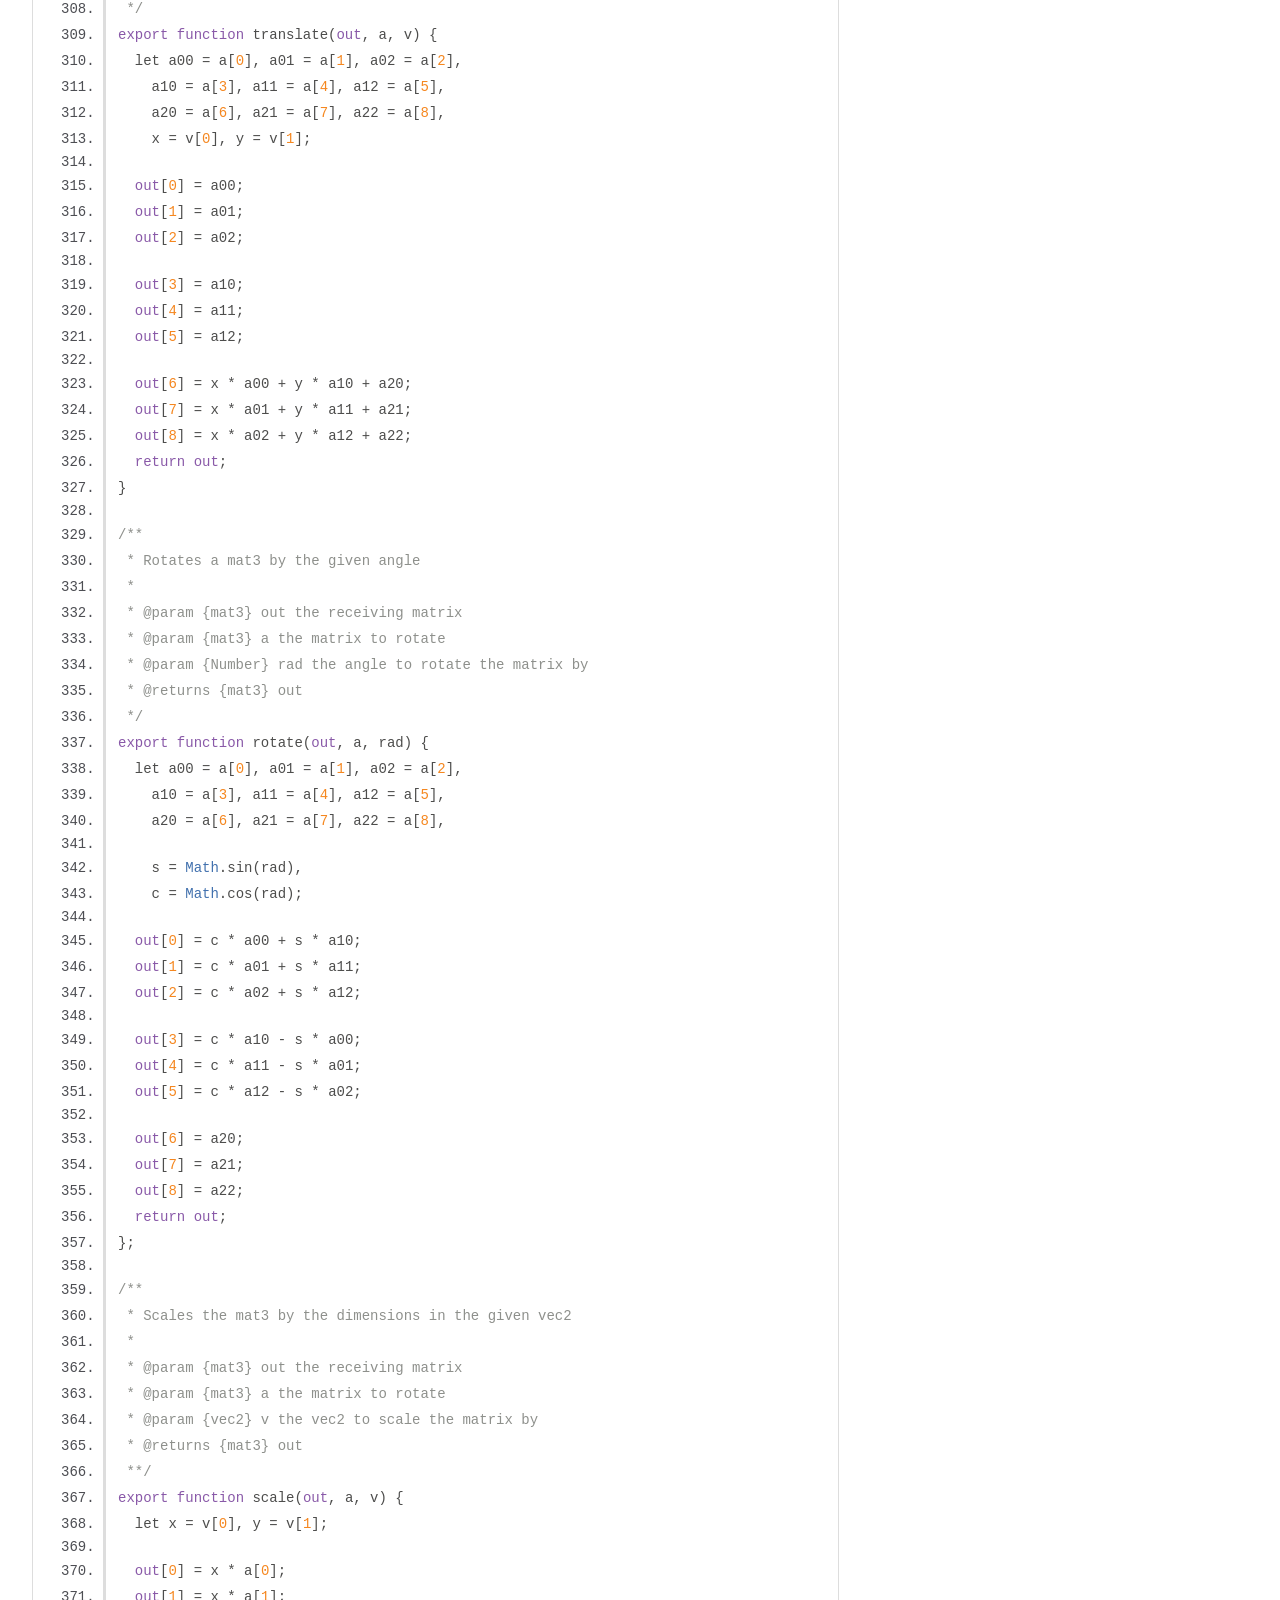
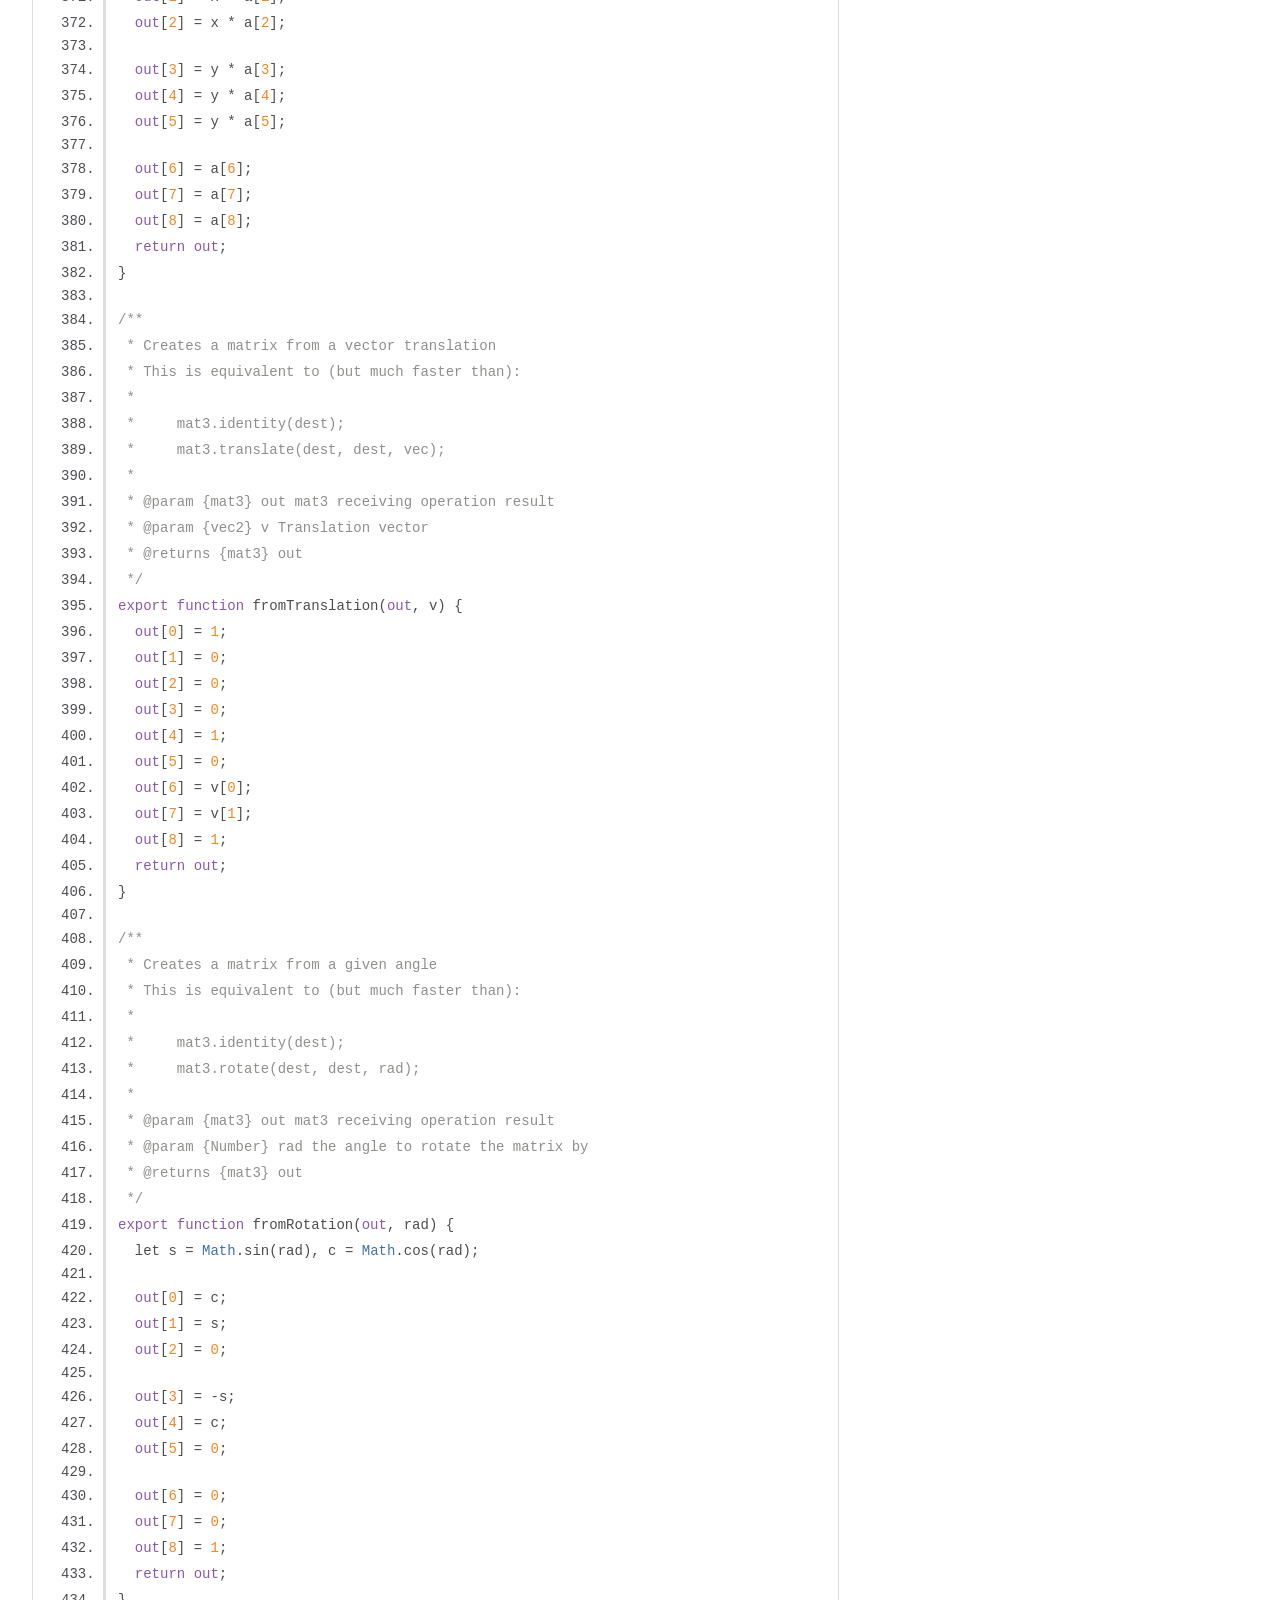
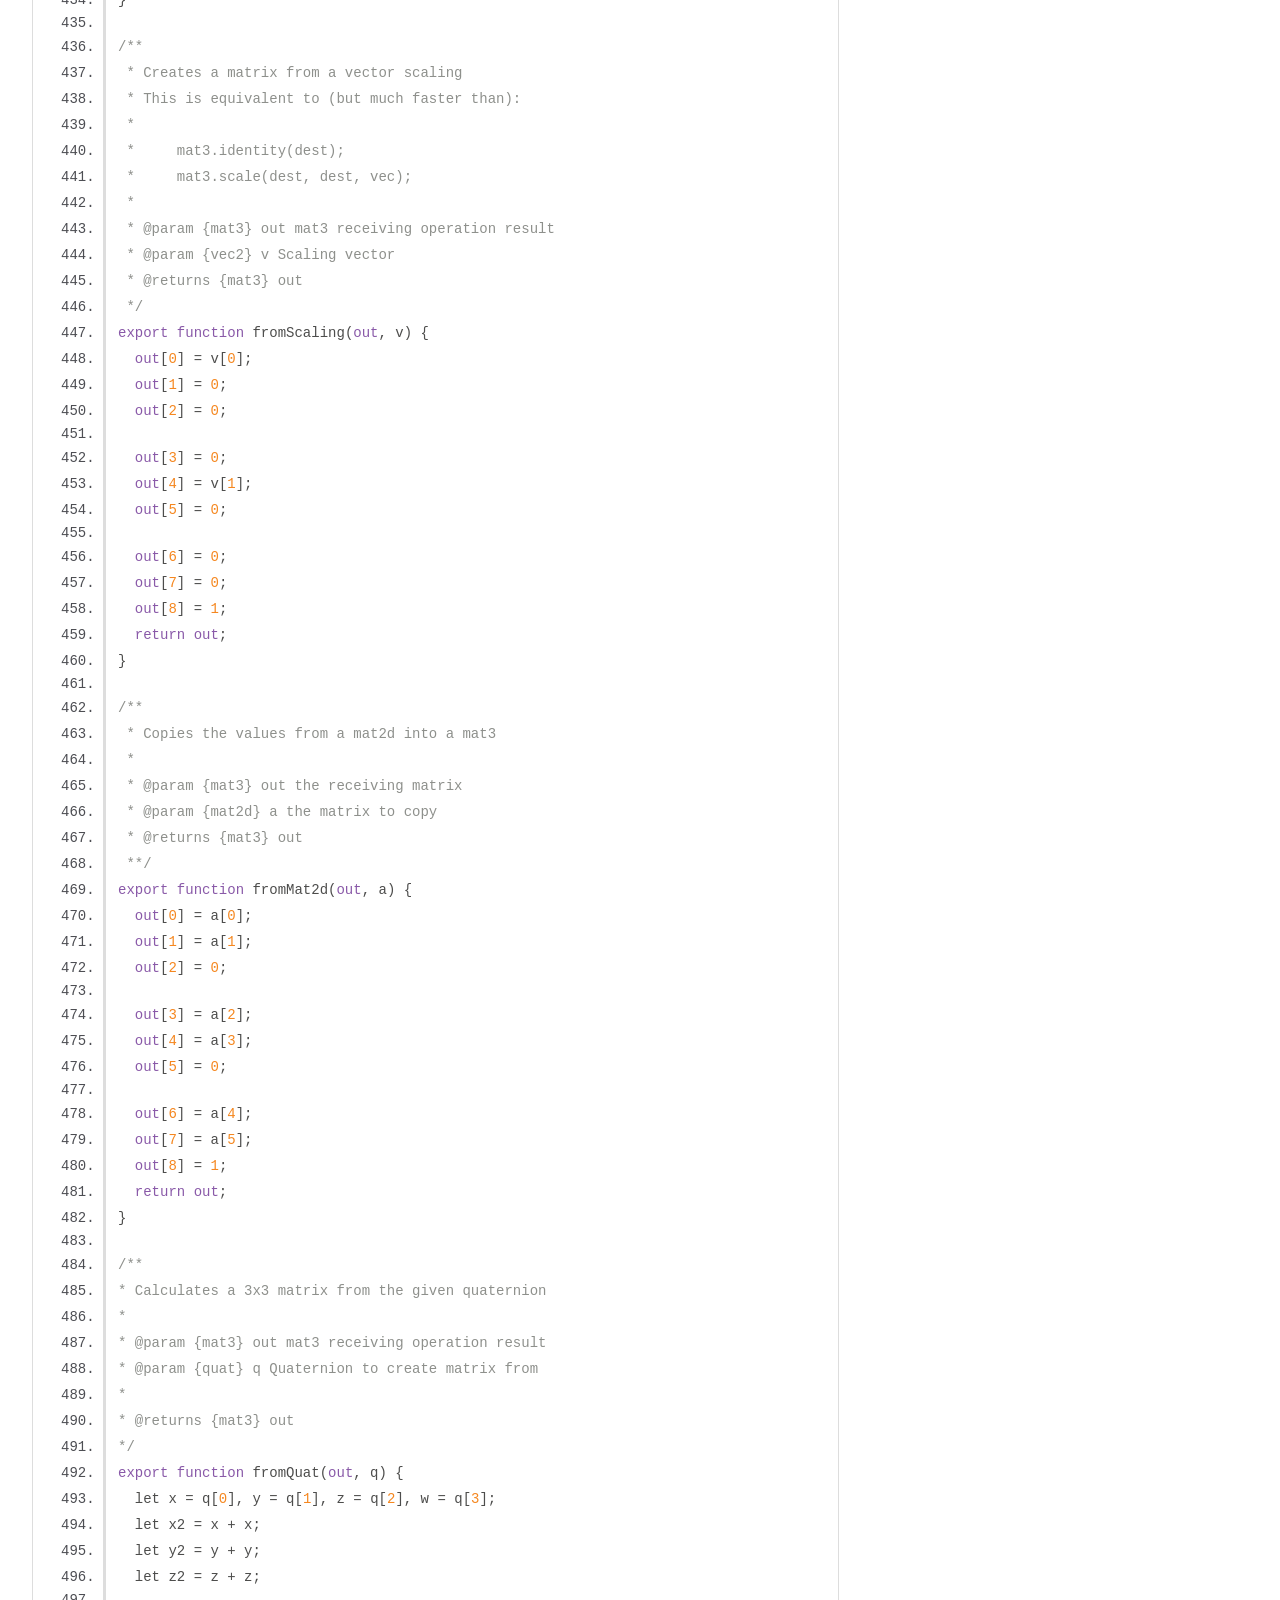
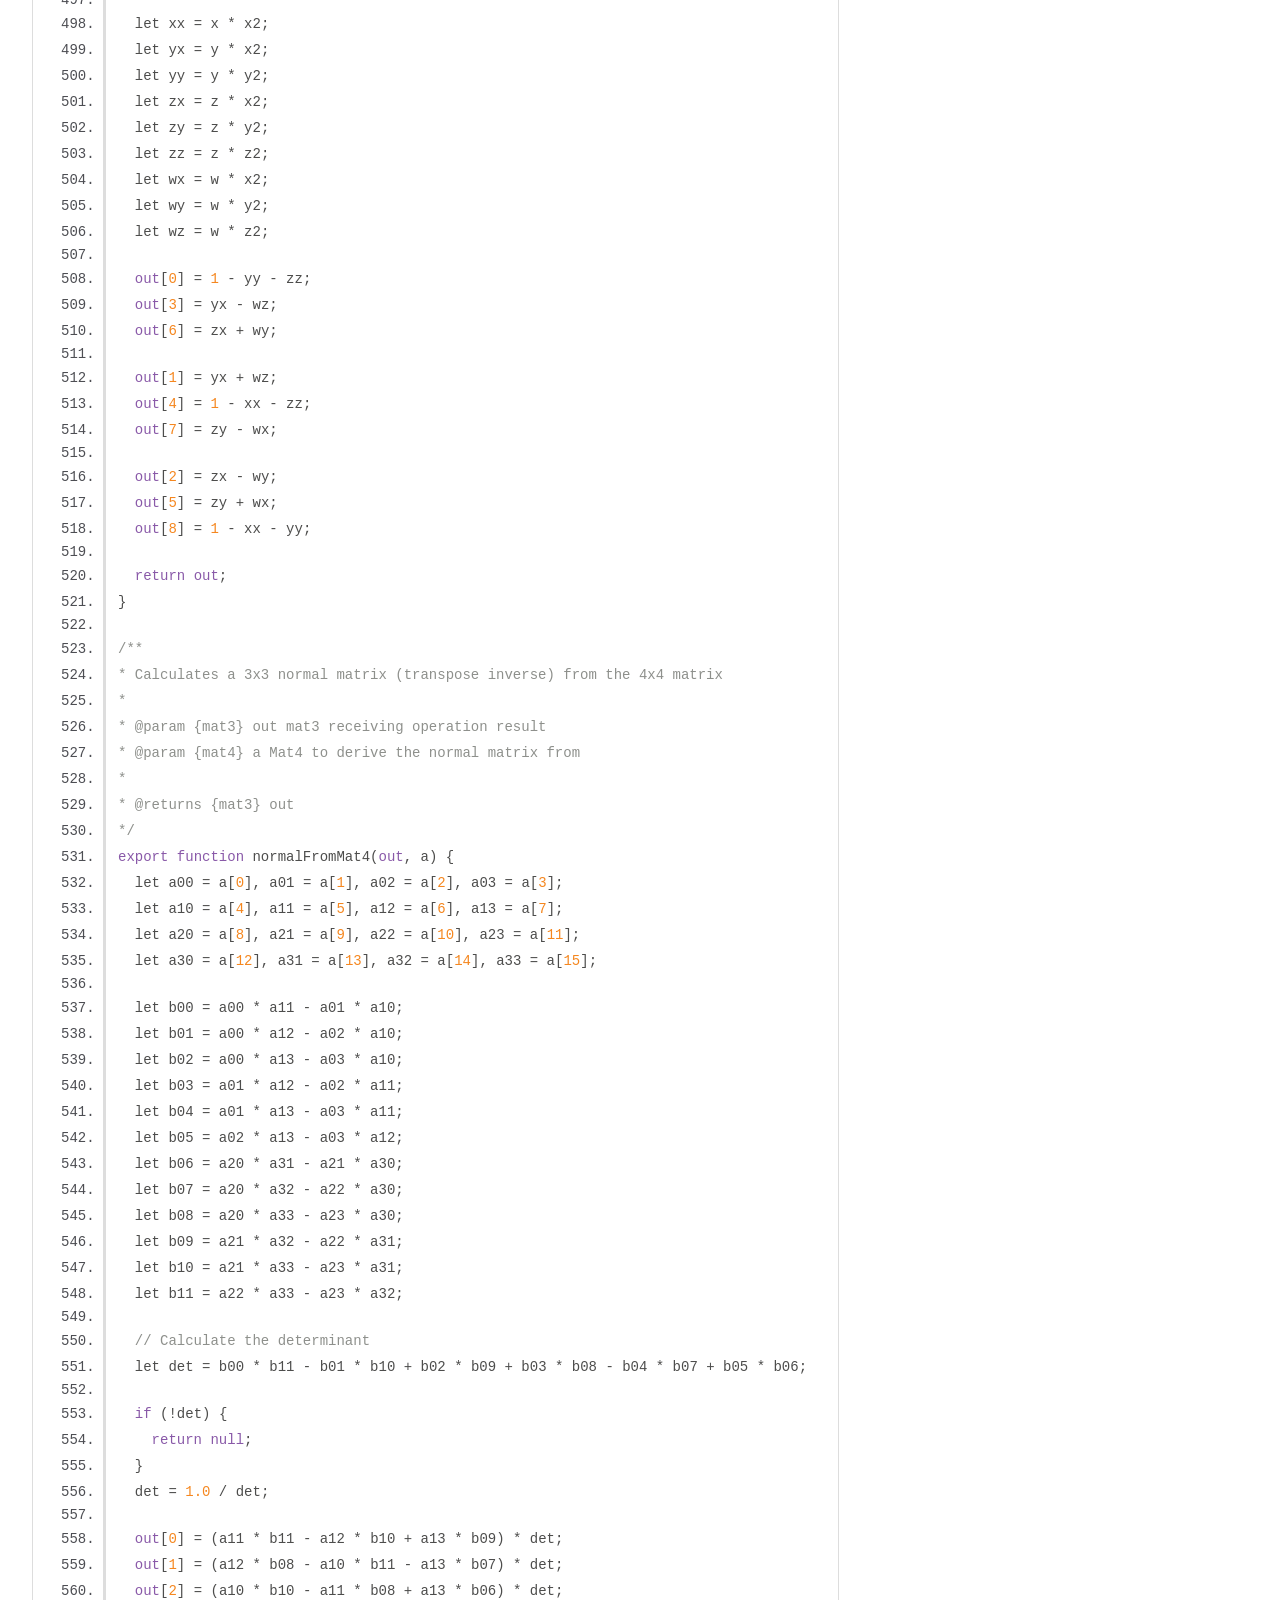
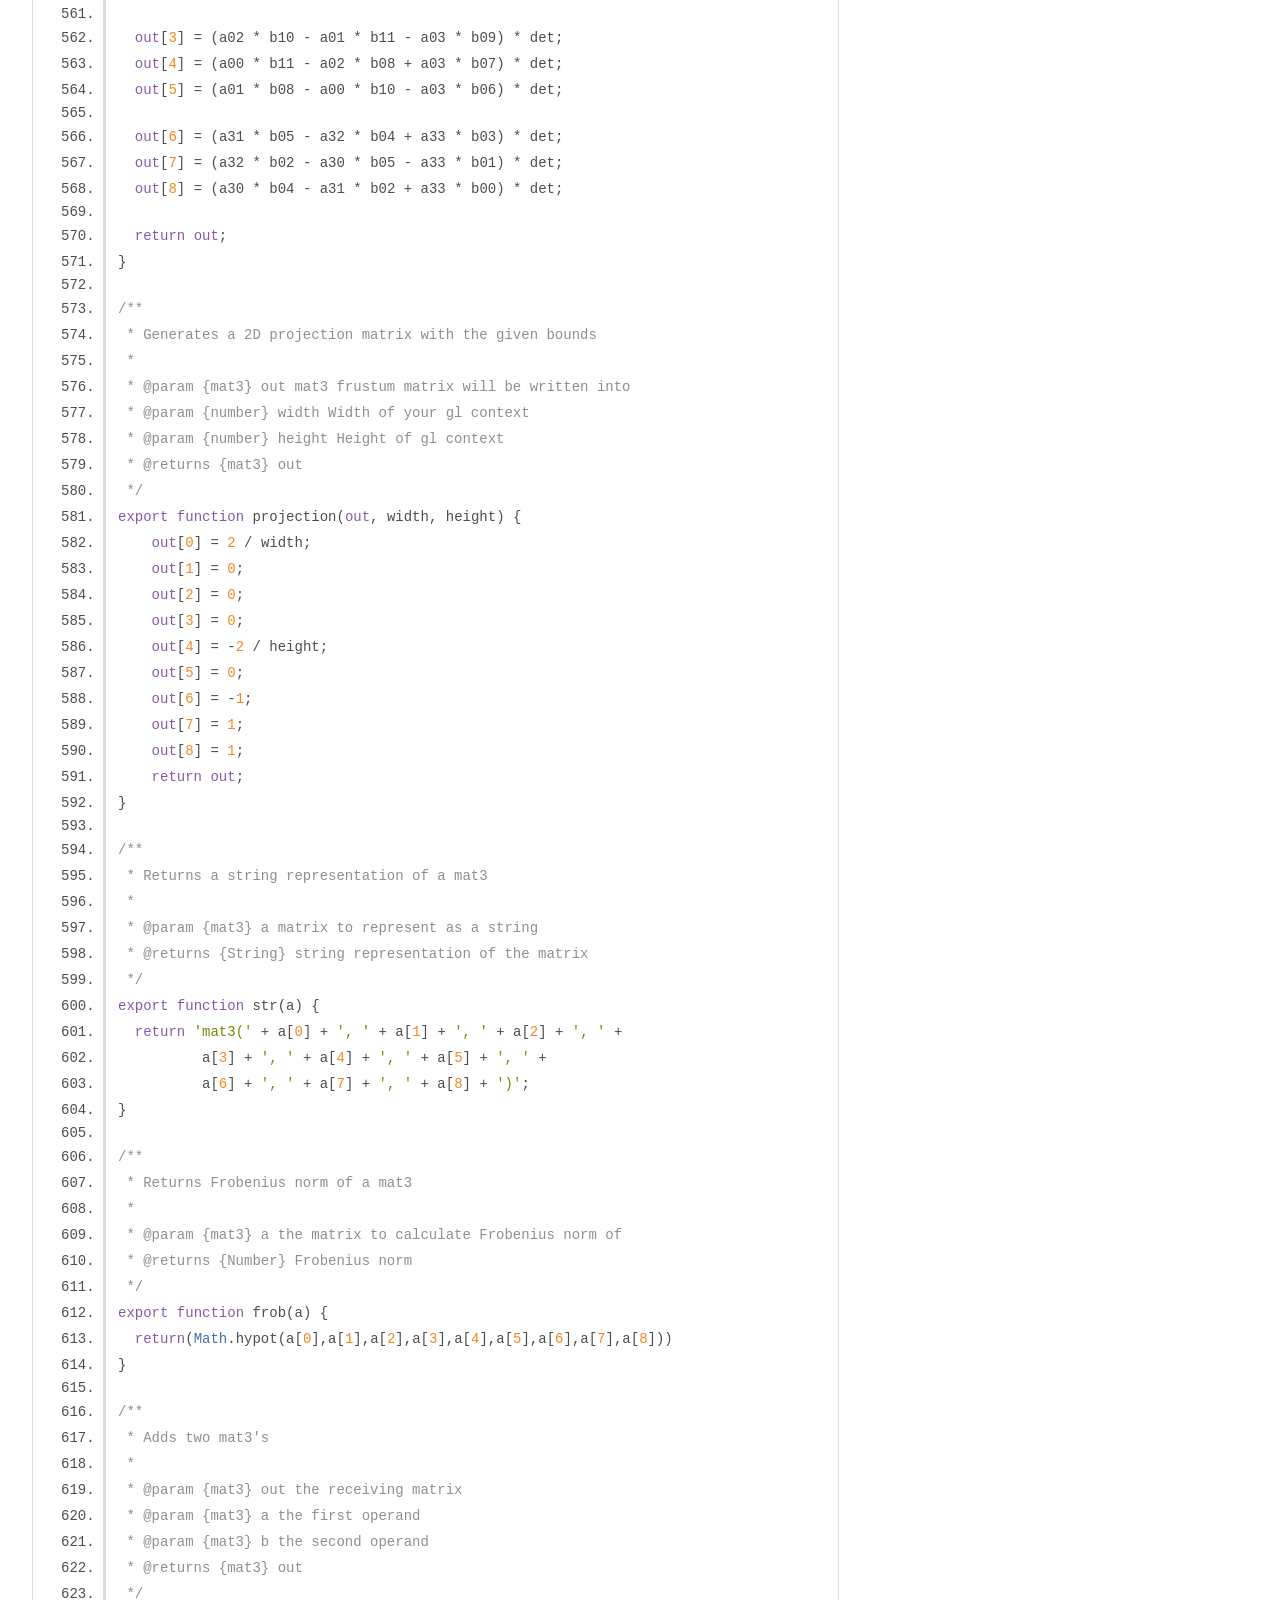
<file: erosion_visualization/gl-matrix/docs/mat3.js.html>
<!DOCTYPE html>
<html lang="en">
<head>
    <meta charset="utf-8">
    <title>JSDoc: Source: mat3.js</title>

    <script src="scripts/prettify/prettify.js"> </script>
    <script src="scripts/prettify/lang-css.js"> </script>
    <!--[if lt IE 9]>
      <script src="//html5shiv.googlecode.com/svn/trunk/html5.js"></script>
    <![endif]-->
    <link type="text/css" rel="stylesheet" href="styles/prettify-tomorrow.css">
    <link type="text/css" rel="stylesheet" href="styles/jsdoc-default.css">
</head>

<body>

<div id="main">

    <h1 class="page-title">Source: mat3.js</h1>

    



    
    <section>
        <article>
            <pre class="prettyprint source linenums"><code>import * as glMatrix from "./common.js";

/**
 * 3x3 Matrix
 * @module mat3
 */

/**
 * Creates a new identity mat3
 *
 * @returns {mat3} a new 3x3 matrix
 */
export function create() {
  let out = new glMatrix.ARRAY_TYPE(9);
  if(glMatrix.ARRAY_TYPE != Float32Array) {
    out[1] = 0;
    out[2] = 0;
    out[3] = 0;
    out[5] = 0;
    out[6] = 0;
    out[7] = 0;
  }
  out[0] = 1;
  out[4] = 1;
  out[8] = 1;
  return out;
}

/**
 * Copies the upper-left 3x3 values into the given mat3.
 *
 * @param {mat3} out the receiving 3x3 matrix
 * @param {mat4} a   the source 4x4 matrix
 * @returns {mat3} out
 */
export function fromMat4(out, a) {
  out[0] = a[0];
  out[1] = a[1];
  out[2] = a[2];
  out[3] = a[4];
  out[4] = a[5];
  out[5] = a[6];
  out[6] = a[8];
  out[7] = a[9];
  out[8] = a[10];
  return out;
}

/**
 * Creates a new mat3 initialized with values from an existing matrix
 *
 * @param {mat3} a matrix to clone
 * @returns {mat3} a new 3x3 matrix
 */
export function clone(a) {
  let out = new glMatrix.ARRAY_TYPE(9);
  out[0] = a[0];
  out[1] = a[1];
  out[2] = a[2];
  out[3] = a[3];
  out[4] = a[4];
  out[5] = a[5];
  out[6] = a[6];
  out[7] = a[7];
  out[8] = a[8];
  return out;
}

/**
 * Copy the values from one mat3 to another
 *
 * @param {mat3} out the receiving matrix
 * @param {mat3} a the source matrix
 * @returns {mat3} out
 */
export function copy(out, a) {
  out[0] = a[0];
  out[1] = a[1];
  out[2] = a[2];
  out[3] = a[3];
  out[4] = a[4];
  out[5] = a[5];
  out[6] = a[6];
  out[7] = a[7];
  out[8] = a[8];
  return out;
}

/**
 * Create a new mat3 with the given values
 *
 * @param {Number} m00 Component in column 0, row 0 position (index 0)
 * @param {Number} m01 Component in column 0, row 1 position (index 1)
 * @param {Number} m02 Component in column 0, row 2 position (index 2)
 * @param {Number} m10 Component in column 1, row 0 position (index 3)
 * @param {Number} m11 Component in column 1, row 1 position (index 4)
 * @param {Number} m12 Component in column 1, row 2 position (index 5)
 * @param {Number} m20 Component in column 2, row 0 position (index 6)
 * @param {Number} m21 Component in column 2, row 1 position (index 7)
 * @param {Number} m22 Component in column 2, row 2 position (index 8)
 * @returns {mat3} A new mat3
 */
export function fromValues(m00, m01, m02, m10, m11, m12, m20, m21, m22) {
  let out = new glMatrix.ARRAY_TYPE(9);
  out[0] = m00;
  out[1] = m01;
  out[2] = m02;
  out[3] = m10;
  out[4] = m11;
  out[5] = m12;
  out[6] = m20;
  out[7] = m21;
  out[8] = m22;
  return out;
}

/**
 * Set the components of a mat3 to the given values
 *
 * @param {mat3} out the receiving matrix
 * @param {Number} m00 Component in column 0, row 0 position (index 0)
 * @param {Number} m01 Component in column 0, row 1 position (index 1)
 * @param {Number} m02 Component in column 0, row 2 position (index 2)
 * @param {Number} m10 Component in column 1, row 0 position (index 3)
 * @param {Number} m11 Component in column 1, row 1 position (index 4)
 * @param {Number} m12 Component in column 1, row 2 position (index 5)
 * @param {Number} m20 Component in column 2, row 0 position (index 6)
 * @param {Number} m21 Component in column 2, row 1 position (index 7)
 * @param {Number} m22 Component in column 2, row 2 position (index 8)
 * @returns {mat3} out
 */
export function set(out, m00, m01, m02, m10, m11, m12, m20, m21, m22) {
  out[0] = m00;
  out[1] = m01;
  out[2] = m02;
  out[3] = m10;
  out[4] = m11;
  out[5] = m12;
  out[6] = m20;
  out[7] = m21;
  out[8] = m22;
  return out;
}

/**
 * Set a mat3 to the identity matrix
 *
 * @param {mat3} out the receiving matrix
 * @returns {mat3} out
 */
export function identity(out) {
  out[0] = 1;
  out[1] = 0;
  out[2] = 0;
  out[3] = 0;
  out[4] = 1;
  out[5] = 0;
  out[6] = 0;
  out[7] = 0;
  out[8] = 1;
  return out;
}

/**
 * Transpose the values of a mat3
 *
 * @param {mat3} out the receiving matrix
 * @param {mat3} a the source matrix
 * @returns {mat3} out
 */
export function transpose(out, a) {
  // If we are transposing ourselves we can skip a few steps but have to cache some values
  if (out === a) {
    let a01 = a[1], a02 = a[2], a12 = a[5];
    out[1] = a[3];
    out[2] = a[6];
    out[3] = a01;
    out[5] = a[7];
    out[6] = a02;
    out[7] = a12;
  } else {
    out[0] = a[0];
    out[1] = a[3];
    out[2] = a[6];
    out[3] = a[1];
    out[4] = a[4];
    out[5] = a[7];
    out[6] = a[2];
    out[7] = a[5];
    out[8] = a[8];
  }

  return out;
}

/**
 * Inverts a mat3
 *
 * @param {mat3} out the receiving matrix
 * @param {mat3} a the source matrix
 * @returns {mat3} out
 */
export function invert(out, a) {
  let a00 = a[0], a01 = a[1], a02 = a[2];
  let a10 = a[3], a11 = a[4], a12 = a[5];
  let a20 = a[6], a21 = a[7], a22 = a[8];

  let b01 = a22 * a11 - a12 * a21;
  let b11 = -a22 * a10 + a12 * a20;
  let b21 = a21 * a10 - a11 * a20;

  // Calculate the determinant
  let det = a00 * b01 + a01 * b11 + a02 * b21;

  if (!det) {
    return null;
  }
  det = 1.0 / det;

  out[0] = b01 * det;
  out[1] = (-a22 * a01 + a02 * a21) * det;
  out[2] = (a12 * a01 - a02 * a11) * det;
  out[3] = b11 * det;
  out[4] = (a22 * a00 - a02 * a20) * det;
  out[5] = (-a12 * a00 + a02 * a10) * det;
  out[6] = b21 * det;
  out[7] = (-a21 * a00 + a01 * a20) * det;
  out[8] = (a11 * a00 - a01 * a10) * det;
  return out;
}

/**
 * Calculates the adjugate of a mat3
 *
 * @param {mat3} out the receiving matrix
 * @param {mat3} a the source matrix
 * @returns {mat3} out
 */
export function adjoint(out, a) {
  let a00 = a[0], a01 = a[1], a02 = a[2];
  let a10 = a[3], a11 = a[4], a12 = a[5];
  let a20 = a[6], a21 = a[7], a22 = a[8];

  out[0] = (a11 * a22 - a12 * a21);
  out[1] = (a02 * a21 - a01 * a22);
  out[2] = (a01 * a12 - a02 * a11);
  out[3] = (a12 * a20 - a10 * a22);
  out[4] = (a00 * a22 - a02 * a20);
  out[5] = (a02 * a10 - a00 * a12);
  out[6] = (a10 * a21 - a11 * a20);
  out[7] = (a01 * a20 - a00 * a21);
  out[8] = (a00 * a11 - a01 * a10);
  return out;
}

/**
 * Calculates the determinant of a mat3
 *
 * @param {mat3} a the source matrix
 * @returns {Number} determinant of a
 */
export function determinant(a) {
  let a00 = a[0], a01 = a[1], a02 = a[2];
  let a10 = a[3], a11 = a[4], a12 = a[5];
  let a20 = a[6], a21 = a[7], a22 = a[8];

  return a00 * (a22 * a11 - a12 * a21) + a01 * (-a22 * a10 + a12 * a20) + a02 * (a21 * a10 - a11 * a20);
}

/**
 * Multiplies two mat3's
 *
 * @param {mat3} out the receiving matrix
 * @param {mat3} a the first operand
 * @param {mat3} b the second operand
 * @returns {mat3} out
 */
export function multiply(out, a, b) {
  let a00 = a[0], a01 = a[1], a02 = a[2];
  let a10 = a[3], a11 = a[4], a12 = a[5];
  let a20 = a[6], a21 = a[7], a22 = a[8];

  let b00 = b[0], b01 = b[1], b02 = b[2];
  let b10 = b[3], b11 = b[4], b12 = b[5];
  let b20 = b[6], b21 = b[7], b22 = b[8];

  out[0] = b00 * a00 + b01 * a10 + b02 * a20;
  out[1] = b00 * a01 + b01 * a11 + b02 * a21;
  out[2] = b00 * a02 + b01 * a12 + b02 * a22;

  out[3] = b10 * a00 + b11 * a10 + b12 * a20;
  out[4] = b10 * a01 + b11 * a11 + b12 * a21;
  out[5] = b10 * a02 + b11 * a12 + b12 * a22;

  out[6] = b20 * a00 + b21 * a10 + b22 * a20;
  out[7] = b20 * a01 + b21 * a11 + b22 * a21;
  out[8] = b20 * a02 + b21 * a12 + b22 * a22;
  return out;
}

/**
 * Translate a mat3 by the given vector
 *
 * @param {mat3} out the receiving matrix
 * @param {mat3} a the matrix to translate
 * @param {vec2} v vector to translate by
 * @returns {mat3} out
 */
export function translate(out, a, v) {
  let a00 = a[0], a01 = a[1], a02 = a[2],
    a10 = a[3], a11 = a[4], a12 = a[5],
    a20 = a[6], a21 = a[7], a22 = a[8],
    x = v[0], y = v[1];

  out[0] = a00;
  out[1] = a01;
  out[2] = a02;

  out[3] = a10;
  out[4] = a11;
  out[5] = a12;

  out[6] = x * a00 + y * a10 + a20;
  out[7] = x * a01 + y * a11 + a21;
  out[8] = x * a02 + y * a12 + a22;
  return out;
}

/**
 * Rotates a mat3 by the given angle
 *
 * @param {mat3} out the receiving matrix
 * @param {mat3} a the matrix to rotate
 * @param {Number} rad the angle to rotate the matrix by
 * @returns {mat3} out
 */
export function rotate(out, a, rad) {
  let a00 = a[0], a01 = a[1], a02 = a[2],
    a10 = a[3], a11 = a[4], a12 = a[5],
    a20 = a[6], a21 = a[7], a22 = a[8],

    s = Math.sin(rad),
    c = Math.cos(rad);

  out[0] = c * a00 + s * a10;
  out[1] = c * a01 + s * a11;
  out[2] = c * a02 + s * a12;

  out[3] = c * a10 - s * a00;
  out[4] = c * a11 - s * a01;
  out[5] = c * a12 - s * a02;

  out[6] = a20;
  out[7] = a21;
  out[8] = a22;
  return out;
};

/**
 * Scales the mat3 by the dimensions in the given vec2
 *
 * @param {mat3} out the receiving matrix
 * @param {mat3} a the matrix to rotate
 * @param {vec2} v the vec2 to scale the matrix by
 * @returns {mat3} out
 **/
export function scale(out, a, v) {
  let x = v[0], y = v[1];

  out[0] = x * a[0];
  out[1] = x * a[1];
  out[2] = x * a[2];

  out[3] = y * a[3];
  out[4] = y * a[4];
  out[5] = y * a[5];

  out[6] = a[6];
  out[7] = a[7];
  out[8] = a[8];
  return out;
}

/**
 * Creates a matrix from a vector translation
 * This is equivalent to (but much faster than):
 *
 *     mat3.identity(dest);
 *     mat3.translate(dest, dest, vec);
 *
 * @param {mat3} out mat3 receiving operation result
 * @param {vec2} v Translation vector
 * @returns {mat3} out
 */
export function fromTranslation(out, v) {
  out[0] = 1;
  out[1] = 0;
  out[2] = 0;
  out[3] = 0;
  out[4] = 1;
  out[5] = 0;
  out[6] = v[0];
  out[7] = v[1];
  out[8] = 1;
  return out;
}

/**
 * Creates a matrix from a given angle
 * This is equivalent to (but much faster than):
 *
 *     mat3.identity(dest);
 *     mat3.rotate(dest, dest, rad);
 *
 * @param {mat3} out mat3 receiving operation result
 * @param {Number} rad the angle to rotate the matrix by
 * @returns {mat3} out
 */
export function fromRotation(out, rad) {
  let s = Math.sin(rad), c = Math.cos(rad);

  out[0] = c;
  out[1] = s;
  out[2] = 0;

  out[3] = -s;
  out[4] = c;
  out[5] = 0;

  out[6] = 0;
  out[7] = 0;
  out[8] = 1;
  return out;
}

/**
 * Creates a matrix from a vector scaling
 * This is equivalent to (but much faster than):
 *
 *     mat3.identity(dest);
 *     mat3.scale(dest, dest, vec);
 *
 * @param {mat3} out mat3 receiving operation result
 * @param {vec2} v Scaling vector
 * @returns {mat3} out
 */
export function fromScaling(out, v) {
  out[0] = v[0];
  out[1] = 0;
  out[2] = 0;

  out[3] = 0;
  out[4] = v[1];
  out[5] = 0;

  out[6] = 0;
  out[7] = 0;
  out[8] = 1;
  return out;
}

/**
 * Copies the values from a mat2d into a mat3
 *
 * @param {mat3} out the receiving matrix
 * @param {mat2d} a the matrix to copy
 * @returns {mat3} out
 **/
export function fromMat2d(out, a) {
  out[0] = a[0];
  out[1] = a[1];
  out[2] = 0;

  out[3] = a[2];
  out[4] = a[3];
  out[5] = 0;

  out[6] = a[4];
  out[7] = a[5];
  out[8] = 1;
  return out;
}

/**
* Calculates a 3x3 matrix from the given quaternion
*
* @param {mat3} out mat3 receiving operation result
* @param {quat} q Quaternion to create matrix from
*
* @returns {mat3} out
*/
export function fromQuat(out, q) {
  let x = q[0], y = q[1], z = q[2], w = q[3];
  let x2 = x + x;
  let y2 = y + y;
  let z2 = z + z;

  let xx = x * x2;
  let yx = y * x2;
  let yy = y * y2;
  let zx = z * x2;
  let zy = z * y2;
  let zz = z * z2;
  let wx = w * x2;
  let wy = w * y2;
  let wz = w * z2;

  out[0] = 1 - yy - zz;
  out[3] = yx - wz;
  out[6] = zx + wy;

  out[1] = yx + wz;
  out[4] = 1 - xx - zz;
  out[7] = zy - wx;

  out[2] = zx - wy;
  out[5] = zy + wx;
  out[8] = 1 - xx - yy;

  return out;
}

/**
* Calculates a 3x3 normal matrix (transpose inverse) from the 4x4 matrix
*
* @param {mat3} out mat3 receiving operation result
* @param {mat4} a Mat4 to derive the normal matrix from
*
* @returns {mat3} out
*/
export function normalFromMat4(out, a) {
  let a00 = a[0], a01 = a[1], a02 = a[2], a03 = a[3];
  let a10 = a[4], a11 = a[5], a12 = a[6], a13 = a[7];
  let a20 = a[8], a21 = a[9], a22 = a[10], a23 = a[11];
  let a30 = a[12], a31 = a[13], a32 = a[14], a33 = a[15];

  let b00 = a00 * a11 - a01 * a10;
  let b01 = a00 * a12 - a02 * a10;
  let b02 = a00 * a13 - a03 * a10;
  let b03 = a01 * a12 - a02 * a11;
  let b04 = a01 * a13 - a03 * a11;
  let b05 = a02 * a13 - a03 * a12;
  let b06 = a20 * a31 - a21 * a30;
  let b07 = a20 * a32 - a22 * a30;
  let b08 = a20 * a33 - a23 * a30;
  let b09 = a21 * a32 - a22 * a31;
  let b10 = a21 * a33 - a23 * a31;
  let b11 = a22 * a33 - a23 * a32;

  // Calculate the determinant
  let det = b00 * b11 - b01 * b10 + b02 * b09 + b03 * b08 - b04 * b07 + b05 * b06;

  if (!det) {
    return null;
  }
  det = 1.0 / det;

  out[0] = (a11 * b11 - a12 * b10 + a13 * b09) * det;
  out[1] = (a12 * b08 - a10 * b11 - a13 * b07) * det;
  out[2] = (a10 * b10 - a11 * b08 + a13 * b06) * det;

  out[3] = (a02 * b10 - a01 * b11 - a03 * b09) * det;
  out[4] = (a00 * b11 - a02 * b08 + a03 * b07) * det;
  out[5] = (a01 * b08 - a00 * b10 - a03 * b06) * det;

  out[6] = (a31 * b05 - a32 * b04 + a33 * b03) * det;
  out[7] = (a32 * b02 - a30 * b05 - a33 * b01) * det;
  out[8] = (a30 * b04 - a31 * b02 + a33 * b00) * det;

  return out;
}

/**
 * Generates a 2D projection matrix with the given bounds
 *
 * @param {mat3} out mat3 frustum matrix will be written into
 * @param {number} width Width of your gl context
 * @param {number} height Height of gl context
 * @returns {mat3} out
 */
export function projection(out, width, height) {
    out[0] = 2 / width;
    out[1] = 0;
    out[2] = 0;
    out[3] = 0;
    out[4] = -2 / height;
    out[5] = 0;
    out[6] = -1;
    out[7] = 1;
    out[8] = 1;
    return out;
}

/**
 * Returns a string representation of a mat3
 *
 * @param {mat3} a matrix to represent as a string
 * @returns {String} string representation of the matrix
 */
export function str(a) {
  return 'mat3(' + a[0] + ', ' + a[1] + ', ' + a[2] + ', ' +
          a[3] + ', ' + a[4] + ', ' + a[5] + ', ' +
          a[6] + ', ' + a[7] + ', ' + a[8] + ')';
}

/**
 * Returns Frobenius norm of a mat3
 *
 * @param {mat3} a the matrix to calculate Frobenius norm of
 * @returns {Number} Frobenius norm
 */
export function frob(a) {
  return(Math.hypot(a[0],a[1],a[2],a[3],a[4],a[5],a[6],a[7],a[8]))
}

/**
 * Adds two mat3's
 *
 * @param {mat3} out the receiving matrix
 * @param {mat3} a the first operand
 * @param {mat3} b the second operand
 * @returns {mat3} out
 */
export function add(out, a, b) {
  out[0] = a[0] + b[0];
  out[1] = a[1] + b[1];
  out[2] = a[2] + b[2];
  out[3] = a[3] + b[3];
  out[4] = a[4] + b[4];
  out[5] = a[5] + b[5];
  out[6] = a[6] + b[6];
  out[7] = a[7] + b[7];
  out[8] = a[8] + b[8];
  return out;
}

/**
 * Subtracts matrix b from matrix a
 *
 * @param {mat3} out the receiving matrix
 * @param {mat3} a the first operand
 * @param {mat3} b the second operand
 * @returns {mat3} out
 */
export function subtract(out, a, b) {
  out[0] = a[0] - b[0];
  out[1] = a[1] - b[1];
  out[2] = a[2] - b[2];
  out[3] = a[3] - b[3];
  out[4] = a[4] - b[4];
  out[5] = a[5] - b[5];
  out[6] = a[6] - b[6];
  out[7] = a[7] - b[7];
  out[8] = a[8] - b[8];
  return out;
}



/**
 * Multiply each element of the matrix by a scalar.
 *
 * @param {mat3} out the receiving matrix
 * @param {mat3} a the matrix to scale
 * @param {Number} b amount to scale the matrix's elements by
 * @returns {mat3} out
 */
export function multiplyScalar(out, a, b) {
  out[0] = a[0] * b;
  out[1] = a[1] * b;
  out[2] = a[2] * b;
  out[3] = a[3] * b;
  out[4] = a[4] * b;
  out[5] = a[5] * b;
  out[6] = a[6] * b;
  out[7] = a[7] * b;
  out[8] = a[8] * b;
  return out;
}

/**
 * Adds two mat3's after multiplying each element of the second operand by a scalar value.
 *
 * @param {mat3} out the receiving vector
 * @param {mat3} a the first operand
 * @param {mat3} b the second operand
 * @param {Number} scale the amount to scale b's elements by before adding
 * @returns {mat3} out
 */
export function multiplyScalarAndAdd(out, a, b, scale) {
  out[0] = a[0] + (b[0] * scale);
  out[1] = a[1] + (b[1] * scale);
  out[2] = a[2] + (b[2] * scale);
  out[3] = a[3] + (b[3] * scale);
  out[4] = a[4] + (b[4] * scale);
  out[5] = a[5] + (b[5] * scale);
  out[6] = a[6] + (b[6] * scale);
  out[7] = a[7] + (b[7] * scale);
  out[8] = a[8] + (b[8] * scale);
  return out;
}

/**
 * Returns whether or not the matrices have exactly the same elements in the same position (when compared with ===)
 *
 * @param {mat3} a The first matrix.
 * @param {mat3} b The second matrix.
 * @returns {Boolean} True if the matrices are equal, false otherwise.
 */
export function exactEquals(a, b) {
  return a[0] === b[0] &amp;&amp; a[1] === b[1] &amp;&amp; a[2] === b[2] &amp;&amp;
         a[3] === b[3] &amp;&amp; a[4] === b[4] &amp;&amp; a[5] === b[5] &amp;&amp;
         a[6] === b[6] &amp;&amp; a[7] === b[7] &amp;&amp; a[8] === b[8];
}

/**
 * Returns whether or not the matrices have approximately the same elements in the same position.
 *
 * @param {mat3} a The first matrix.
 * @param {mat3} b The second matrix.
 * @returns {Boolean} True if the matrices are equal, false otherwise.
 */
export function equals(a, b) {
  let a0 = a[0], a1 = a[1], a2 = a[2], a3 = a[3], a4 = a[4], a5 = a[5], a6 = a[6], a7 = a[7], a8 = a[8];
  let b0 = b[0], b1 = b[1], b2 = b[2], b3 = b[3], b4 = b[4], b5 = b[5], b6 = b[6], b7 = b[7], b8 = b[8];
  return (Math.abs(a0 - b0) &lt;= glMatrix.EPSILON*Math.max(1.0, Math.abs(a0), Math.abs(b0)) &amp;&amp;
          Math.abs(a1 - b1) &lt;= glMatrix.EPSILON*Math.max(1.0, Math.abs(a1), Math.abs(b1)) &amp;&amp;
          Math.abs(a2 - b2) &lt;= glMatrix.EPSILON*Math.max(1.0, Math.abs(a2), Math.abs(b2)) &amp;&amp;
          Math.abs(a3 - b3) &lt;= glMatrix.EPSILON*Math.max(1.0, Math.abs(a3), Math.abs(b3)) &amp;&amp;
          Math.abs(a4 - b4) &lt;= glMatrix.EPSILON*Math.max(1.0, Math.abs(a4), Math.abs(b4)) &amp;&amp;
          Math.abs(a5 - b5) &lt;= glMatrix.EPSILON*Math.max(1.0, Math.abs(a5), Math.abs(b5)) &amp;&amp;
          Math.abs(a6 - b6) &lt;= glMatrix.EPSILON*Math.max(1.0, Math.abs(a6), Math.abs(b6)) &amp;&amp;
          Math.abs(a7 - b7) &lt;= glMatrix.EPSILON*Math.max(1.0, Math.abs(a7), Math.abs(b7)) &amp;&amp;
          Math.abs(a8 - b8) &lt;= glMatrix.EPSILON*Math.max(1.0, Math.abs(a8), Math.abs(b8)));
}

/**
 * Alias for {@link mat3.multiply}
 * @function
 */
export const mul = multiply;

/**
 * Alias for {@link mat3.subtract}
 * @function
 */
export const sub = subtract;
</code></pre>
        </article>
    </section>




</div>

<nav>
    <h2><a href="index.html">Home</a></h2><h3>Modules</h3><ul><li><a href="module-glMatrix.html">glMatrix</a></li><li><a href="module-mat2.html">mat2</a></li><li><a href="module-mat2d.html">mat2d</a></li><li><a href="module-mat3.html">mat3</a></li><li><a href="module-mat4.html">mat4</a></li><li><a href="module-quat.html">quat</a></li><li><a href="module-quat2.html">quat2</a></li><li><a href="module-vec2.html">vec2</a></li><li><a href="module-vec3.html">vec3</a></li><li><a href="module-vec4.html">vec4</a></li></ul>
</nav>

<br class="clear">

<footer>
    Documentation generated by <a href="https://github.com/jsdoc3/jsdoc">JSDoc 3.5.5</a> on Mon Mar 25 2019 09:59:50 GMT+0100 (Central European Standard Time)
</footer>

<script> prettyPrint(); </script>
<script src="scripts/linenumber.js"> </script>
</body>
</html>
</file>
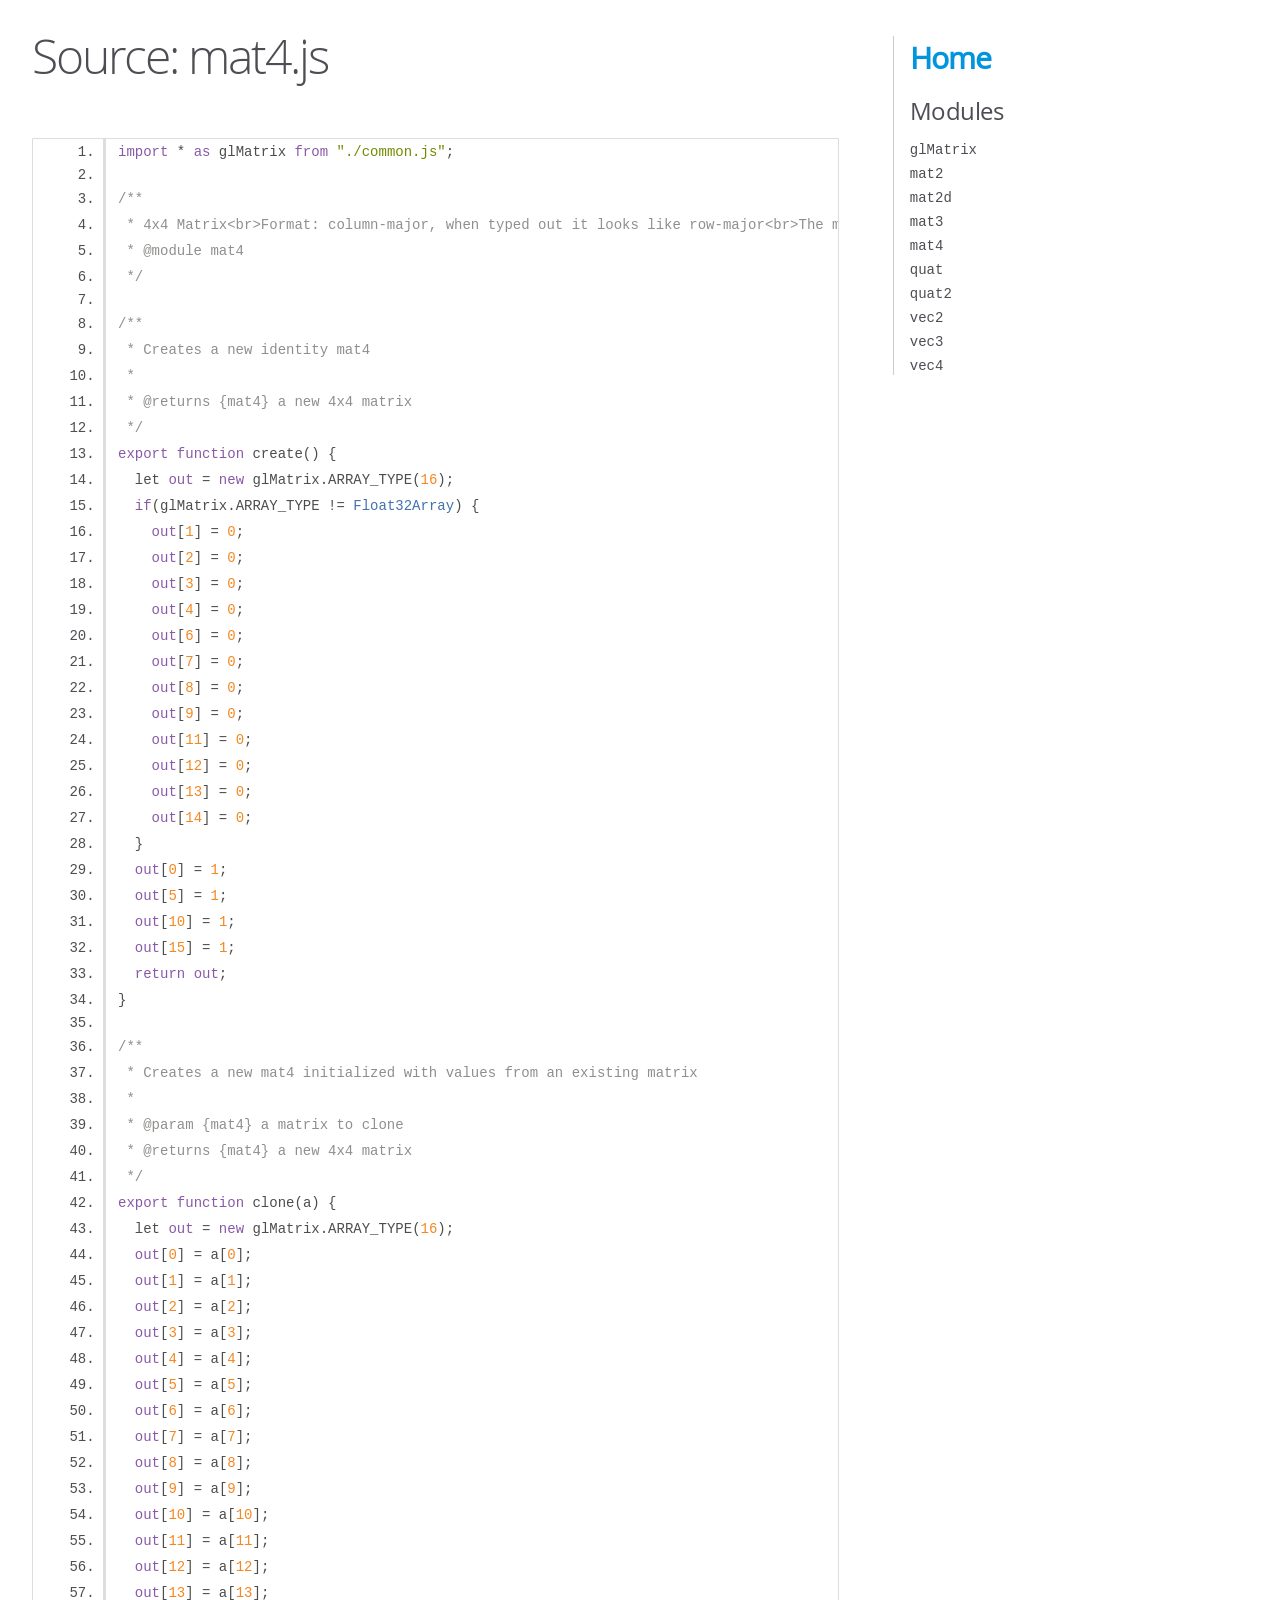
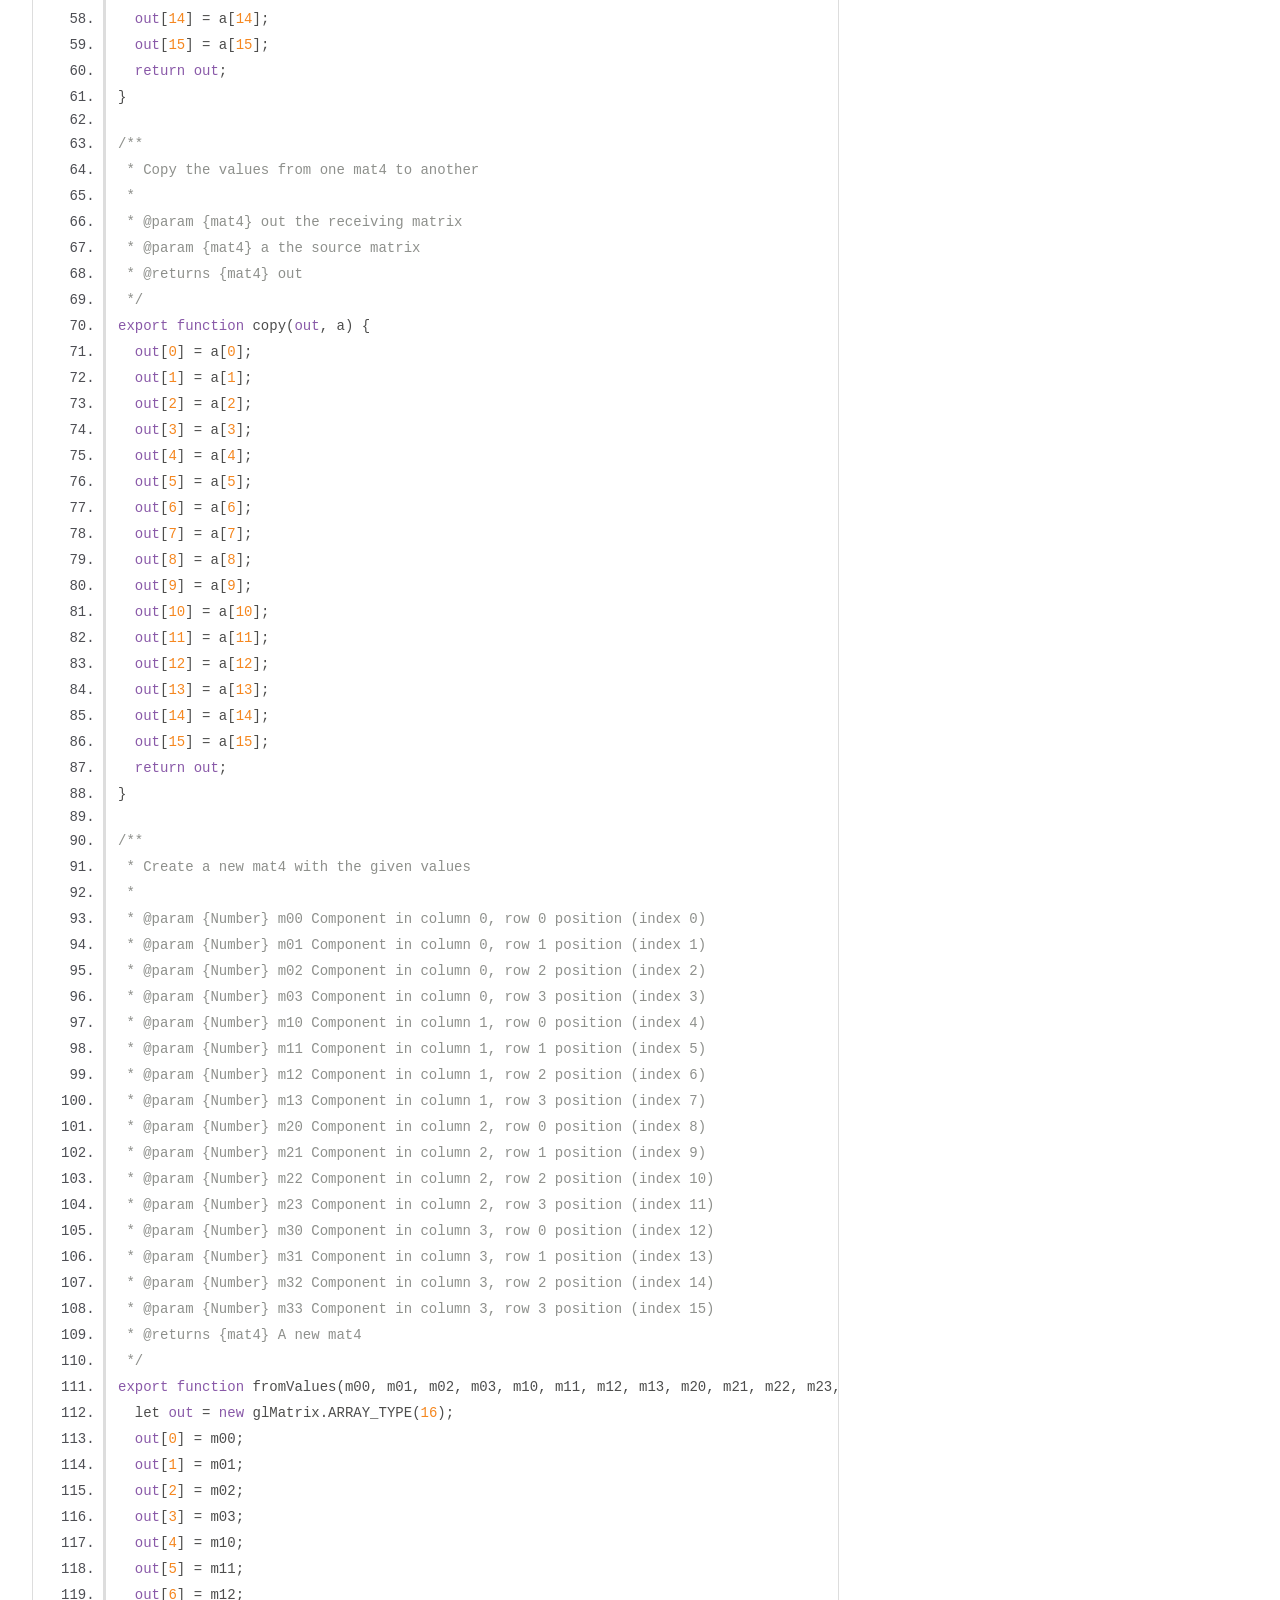
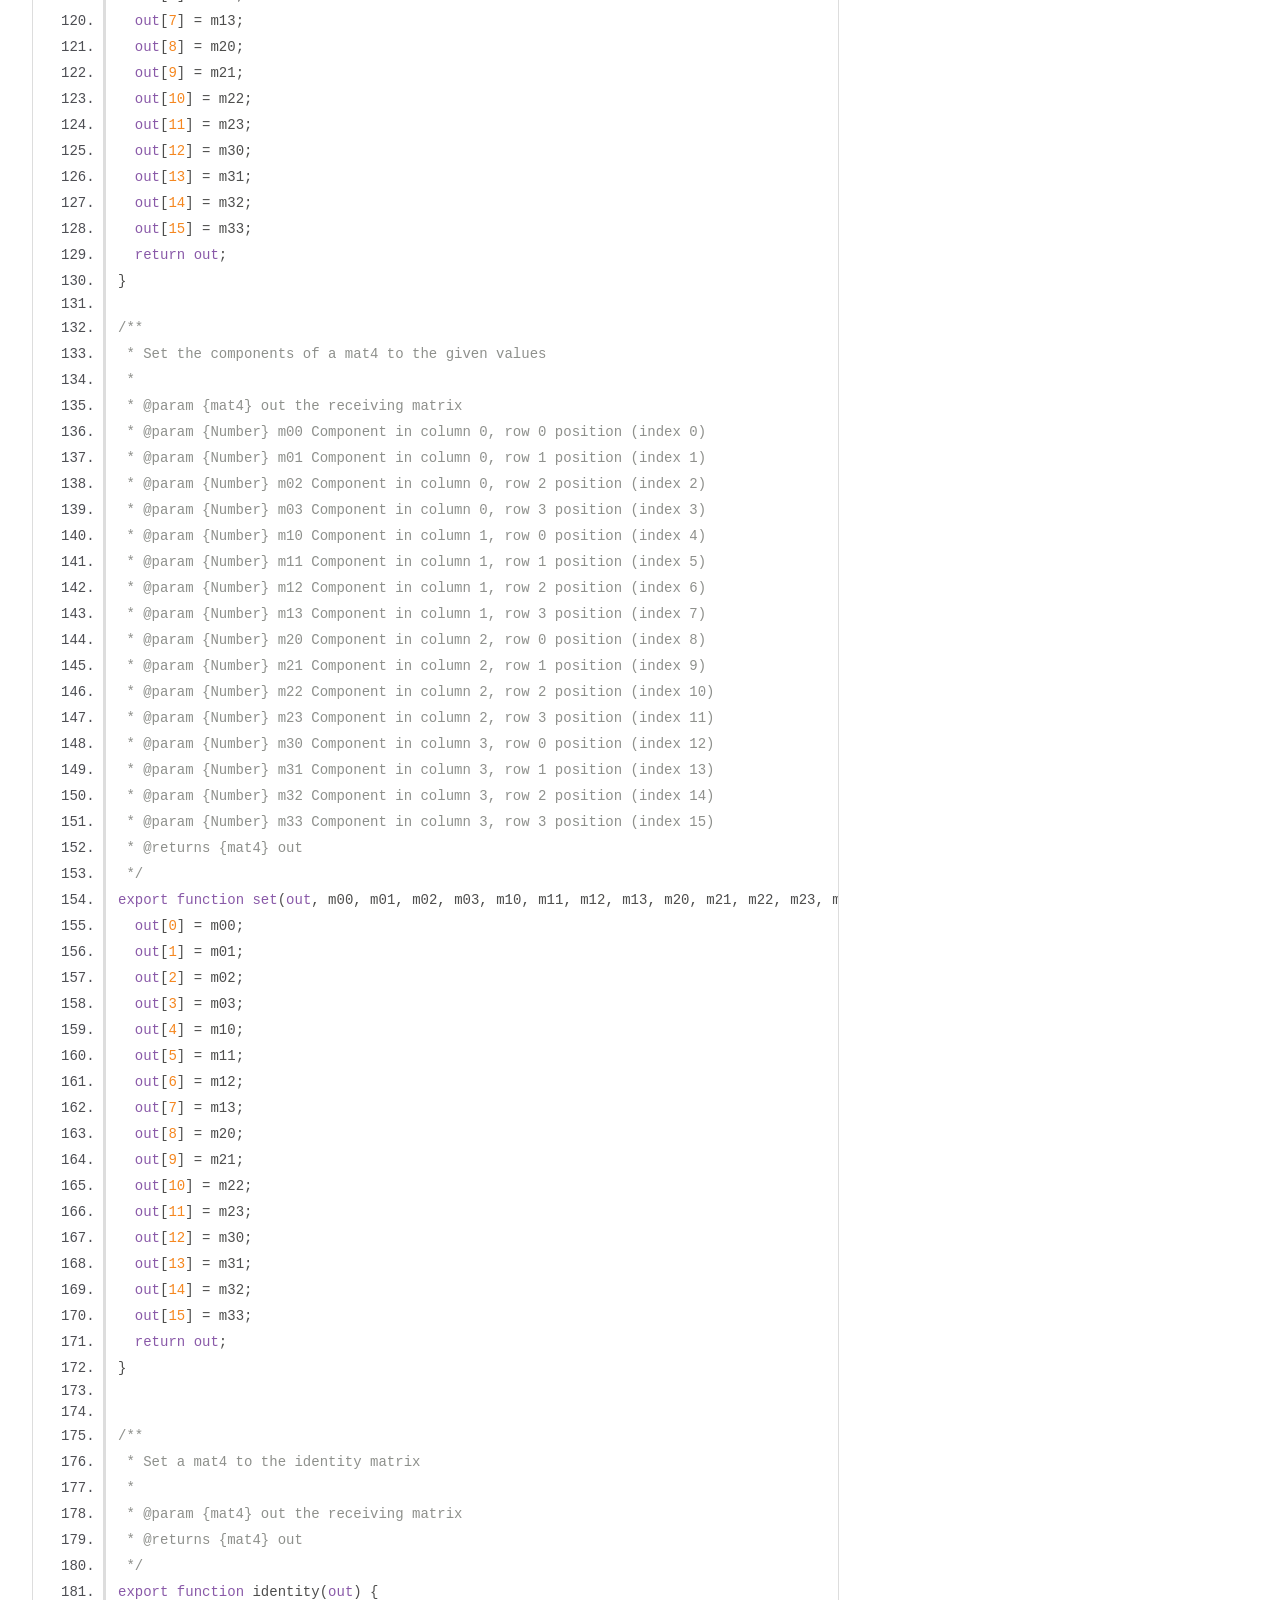
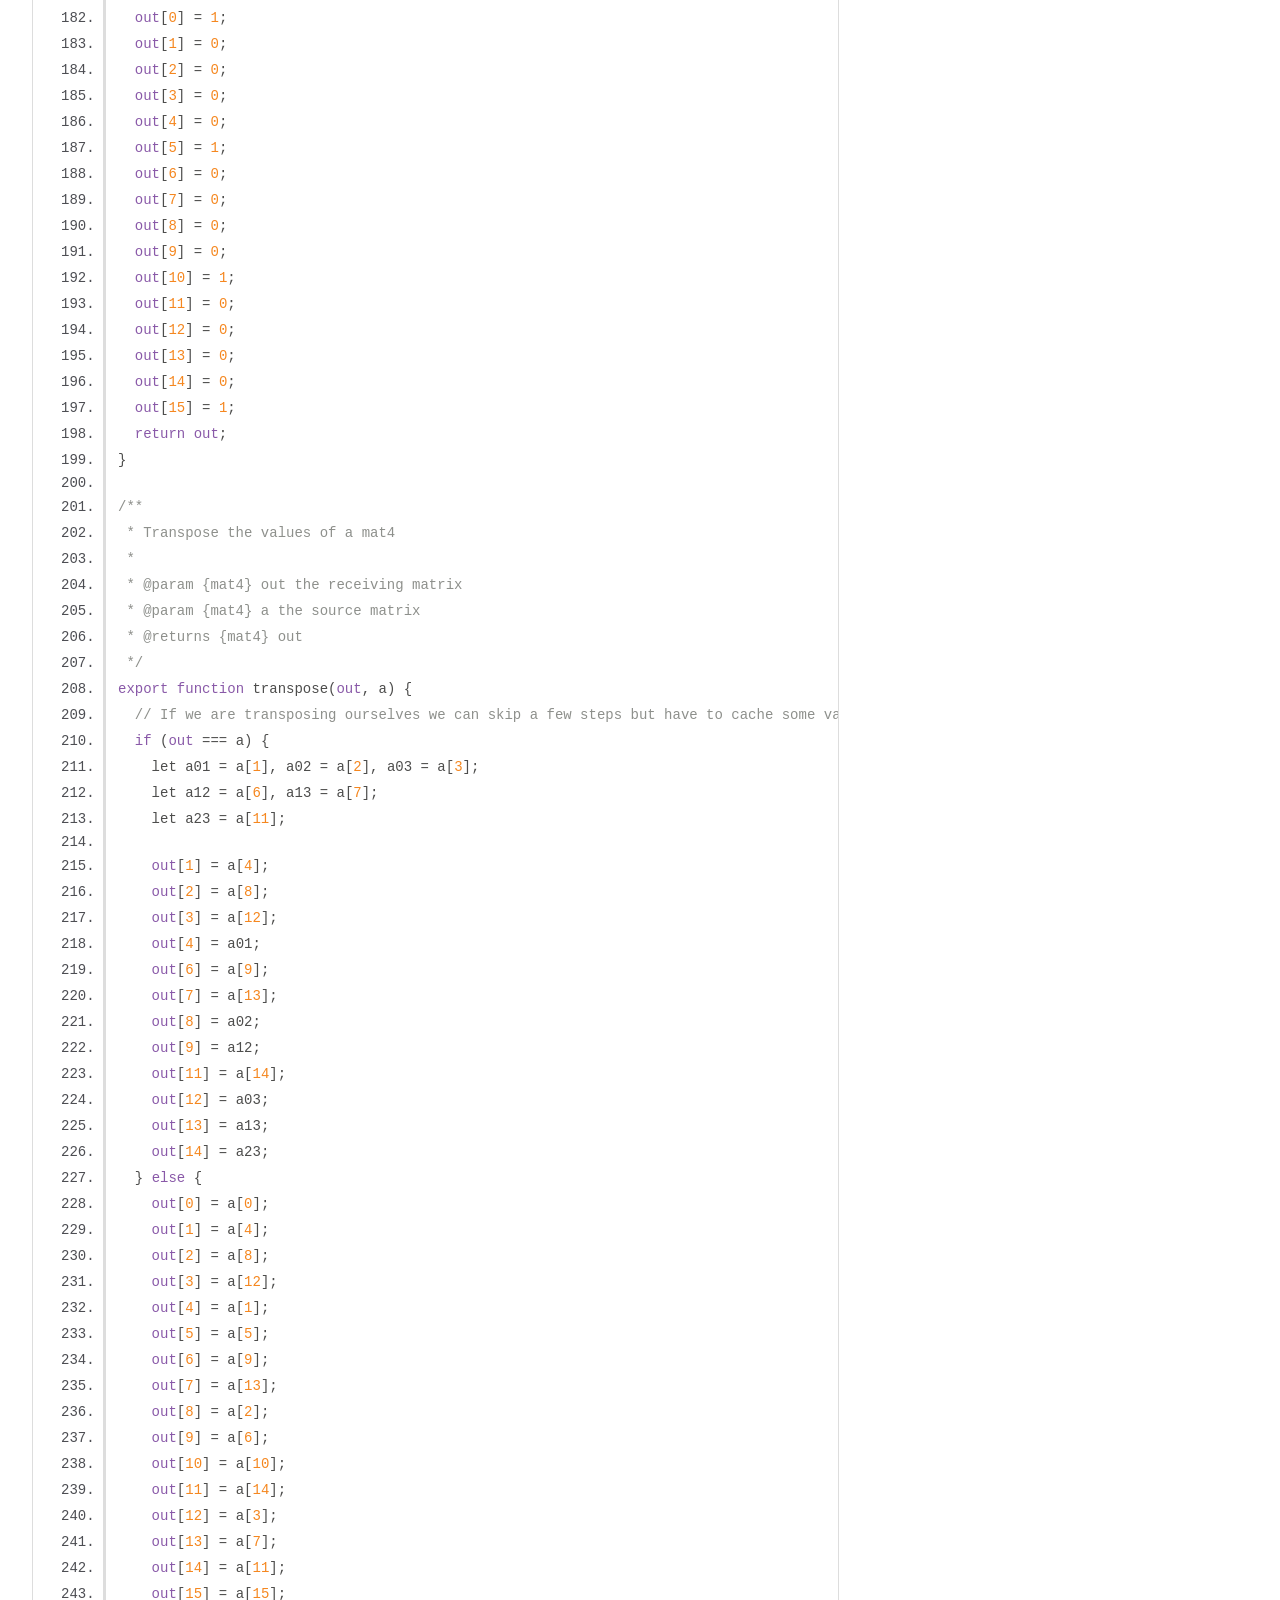
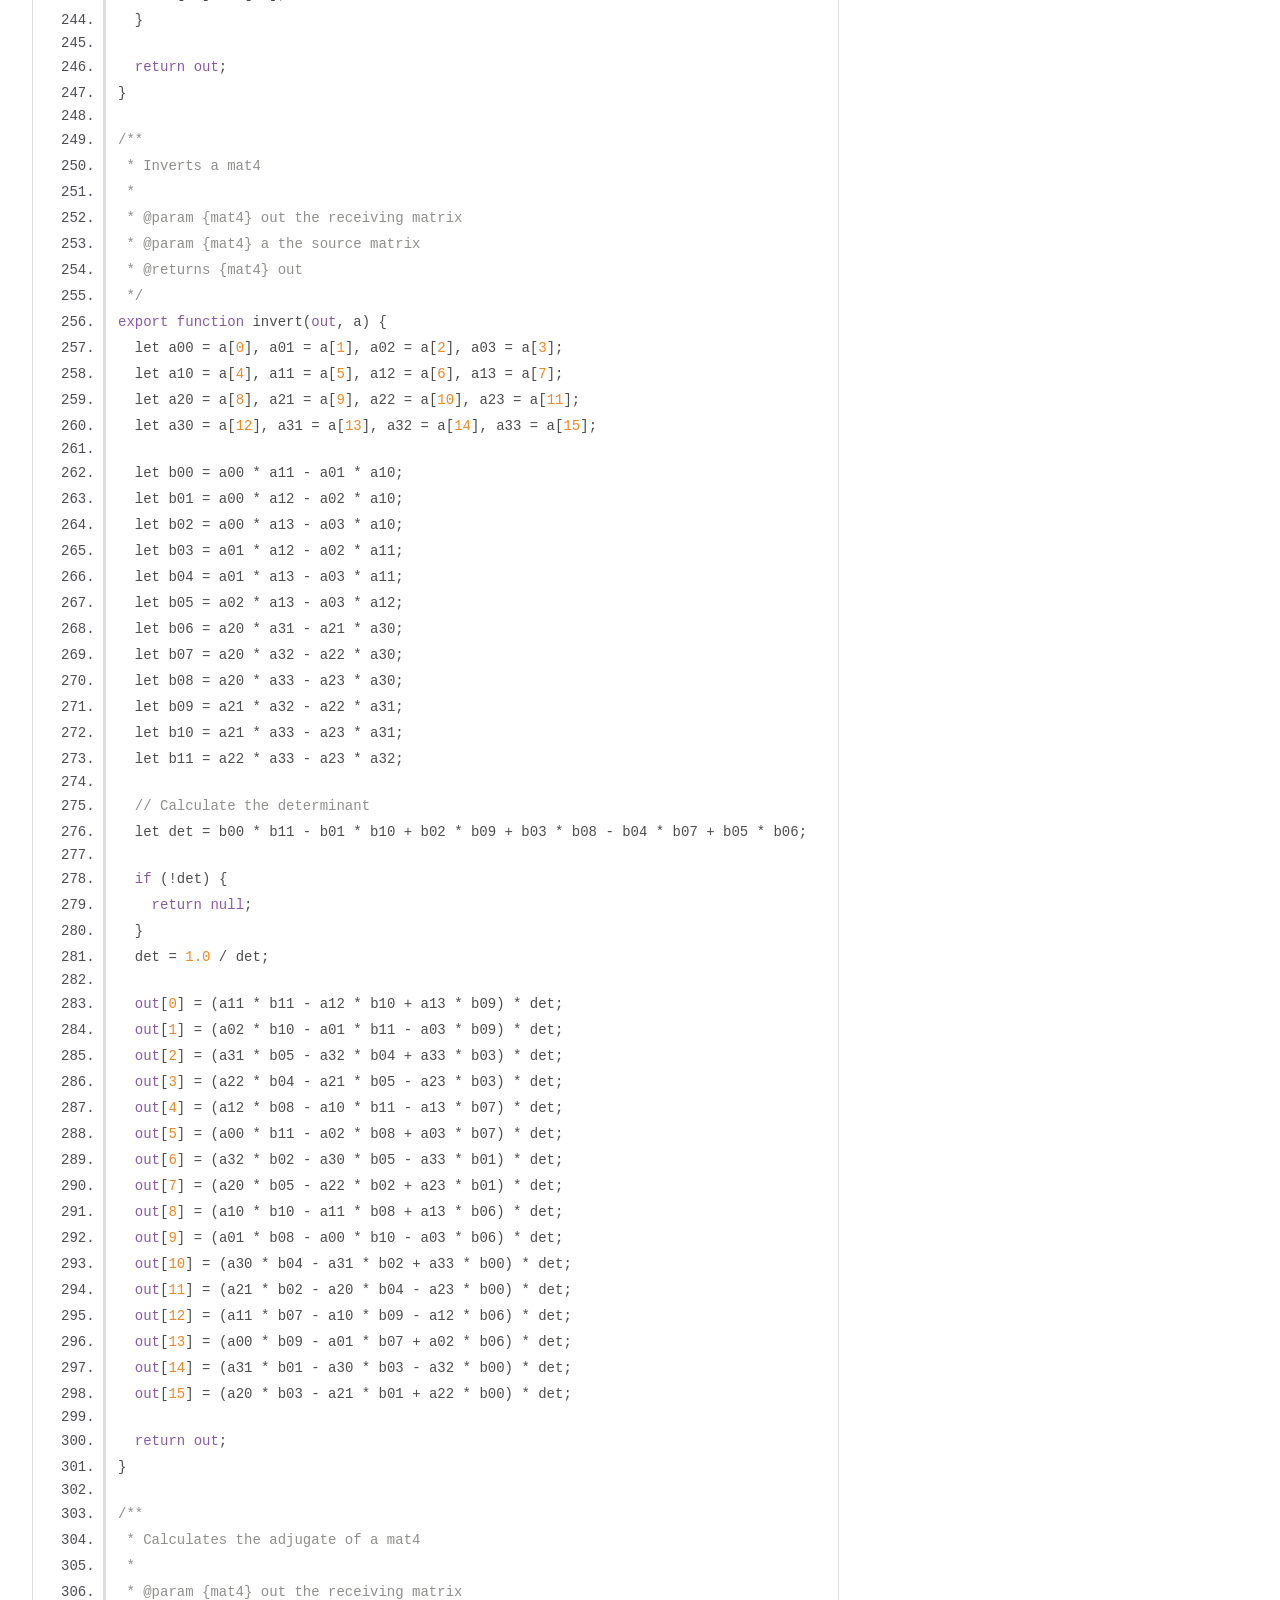
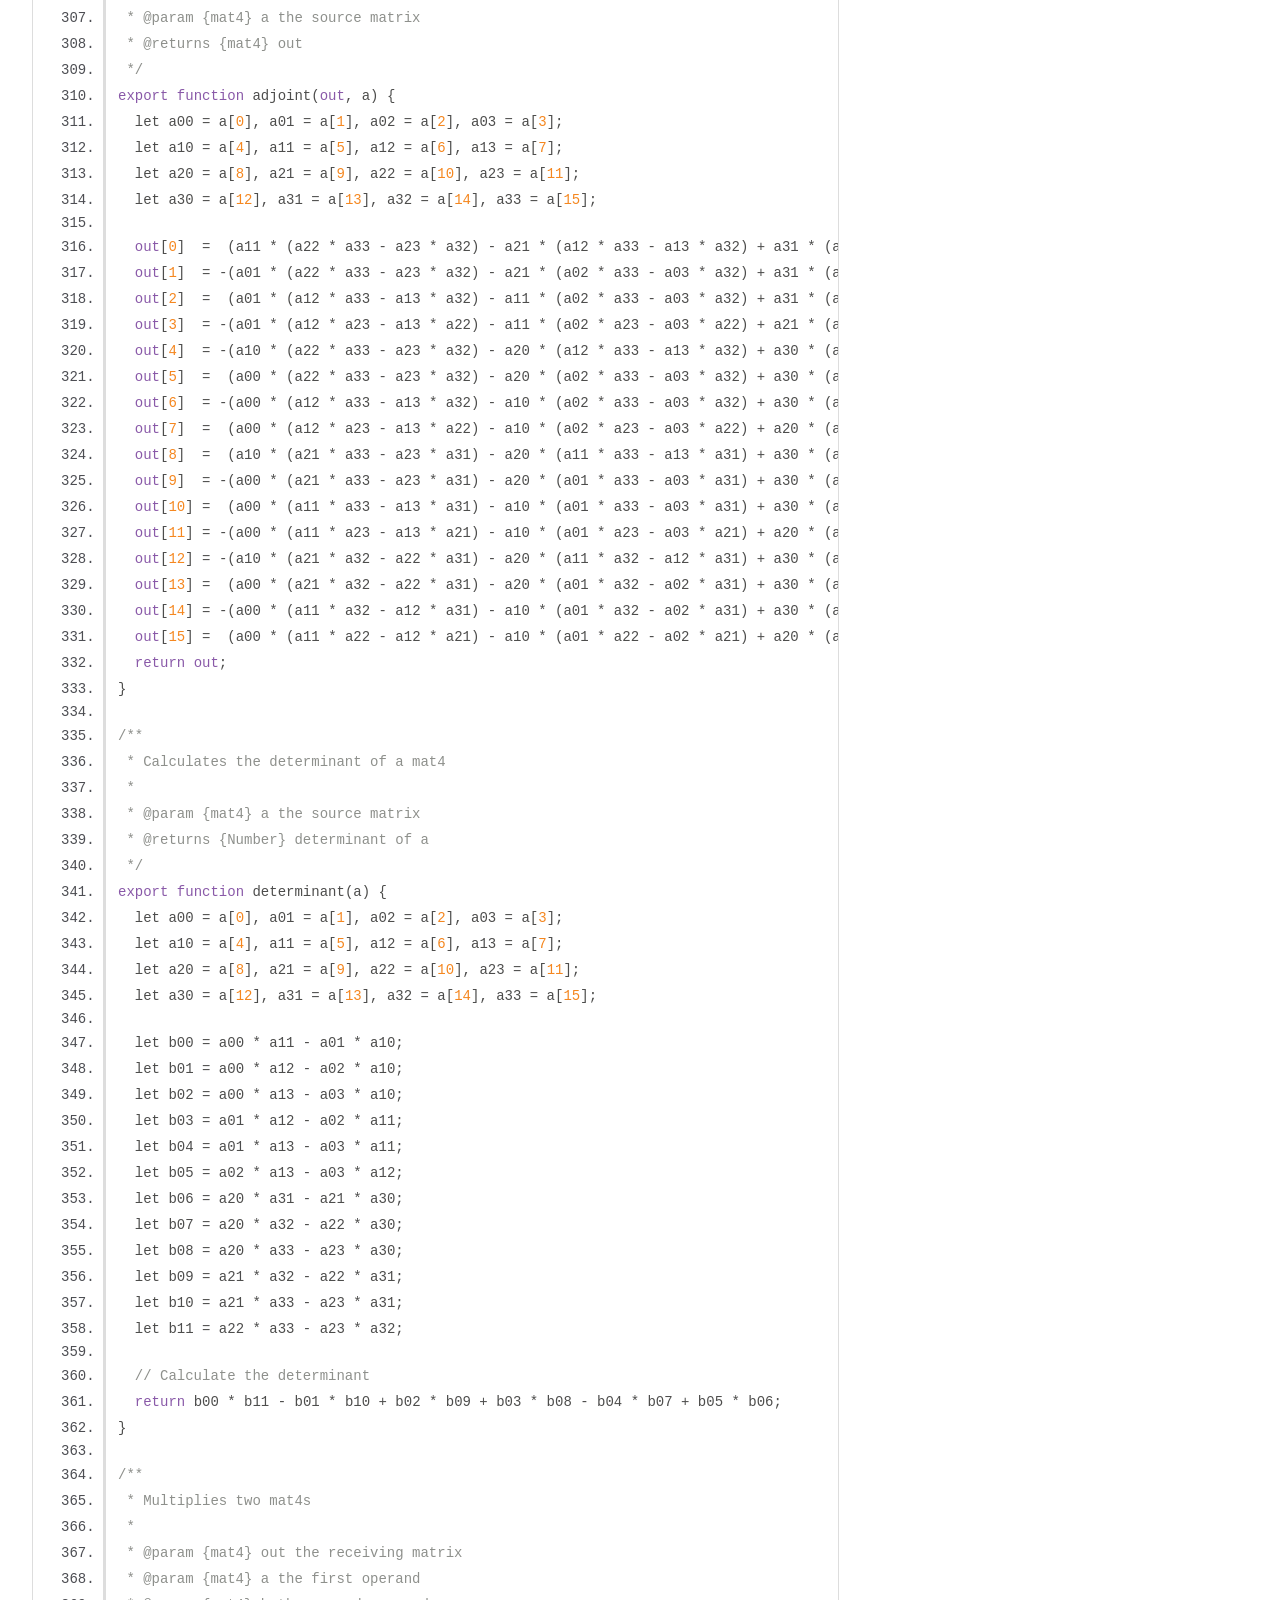
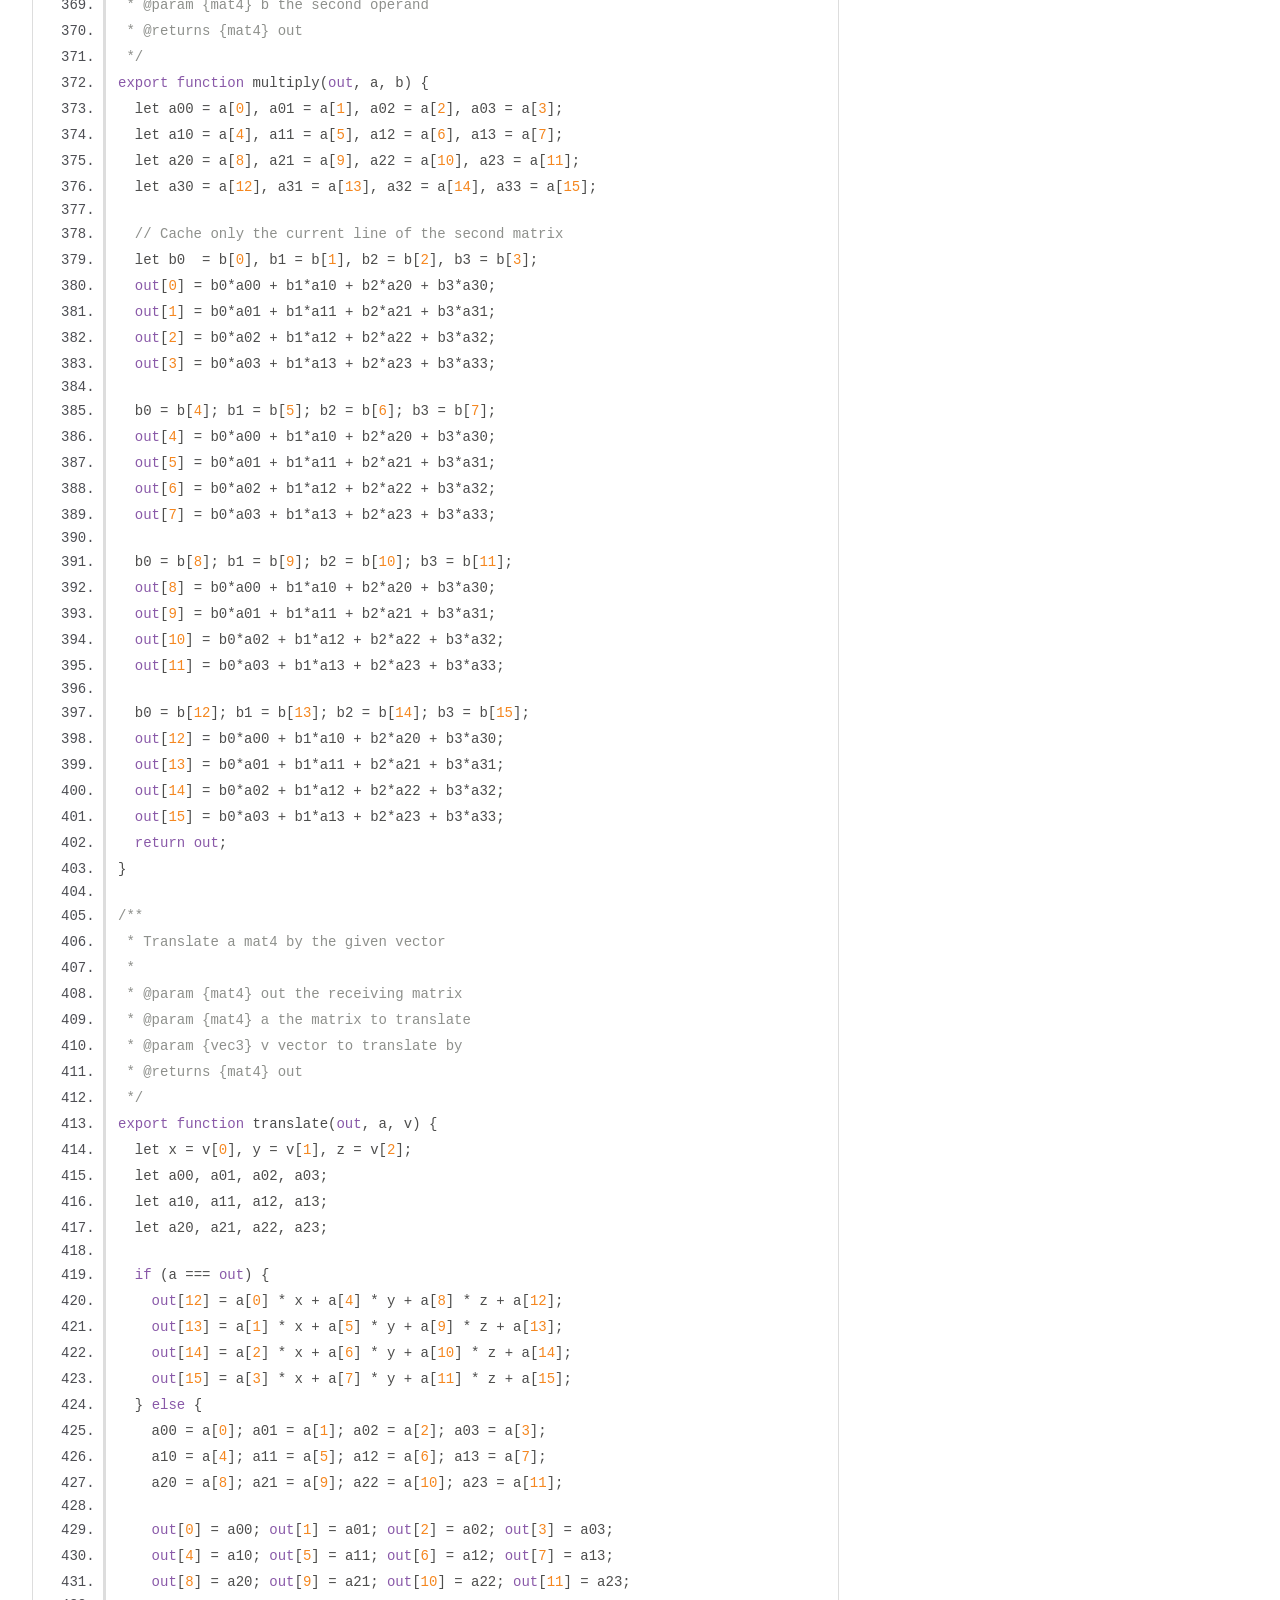
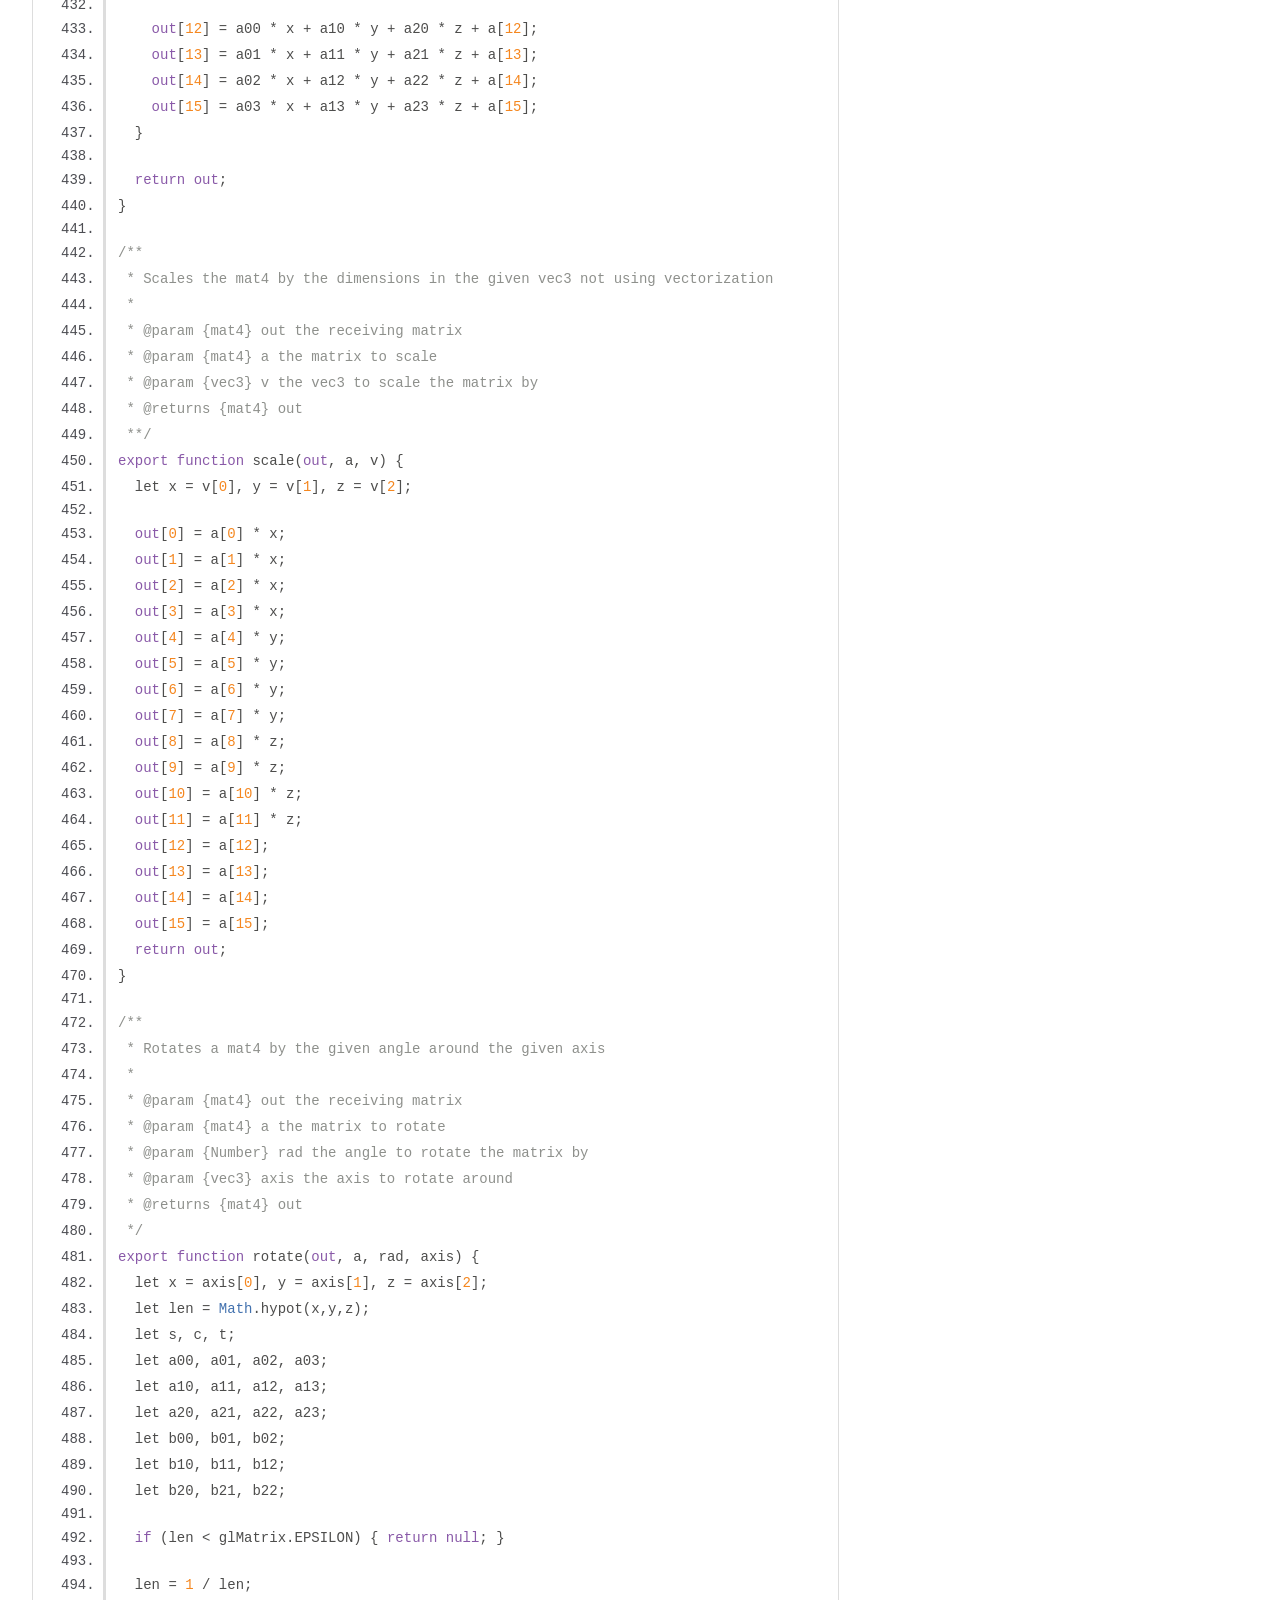
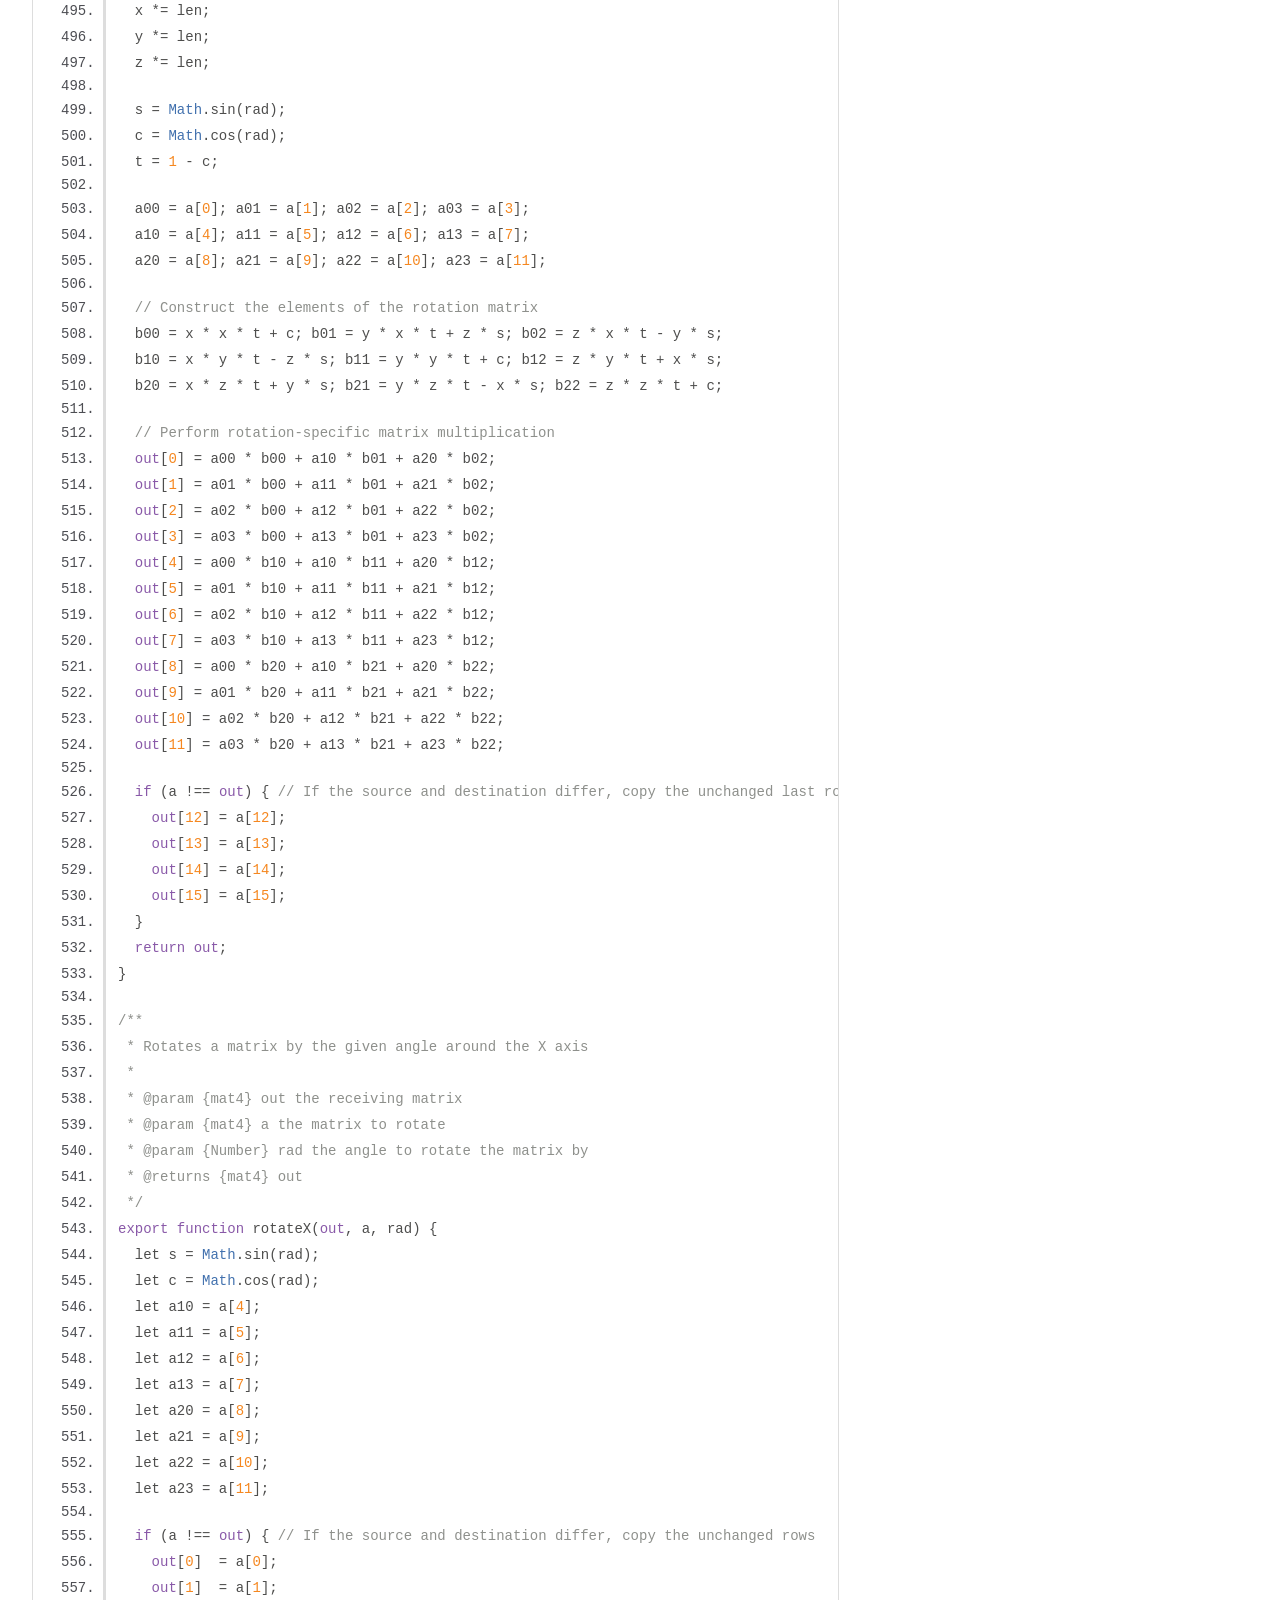
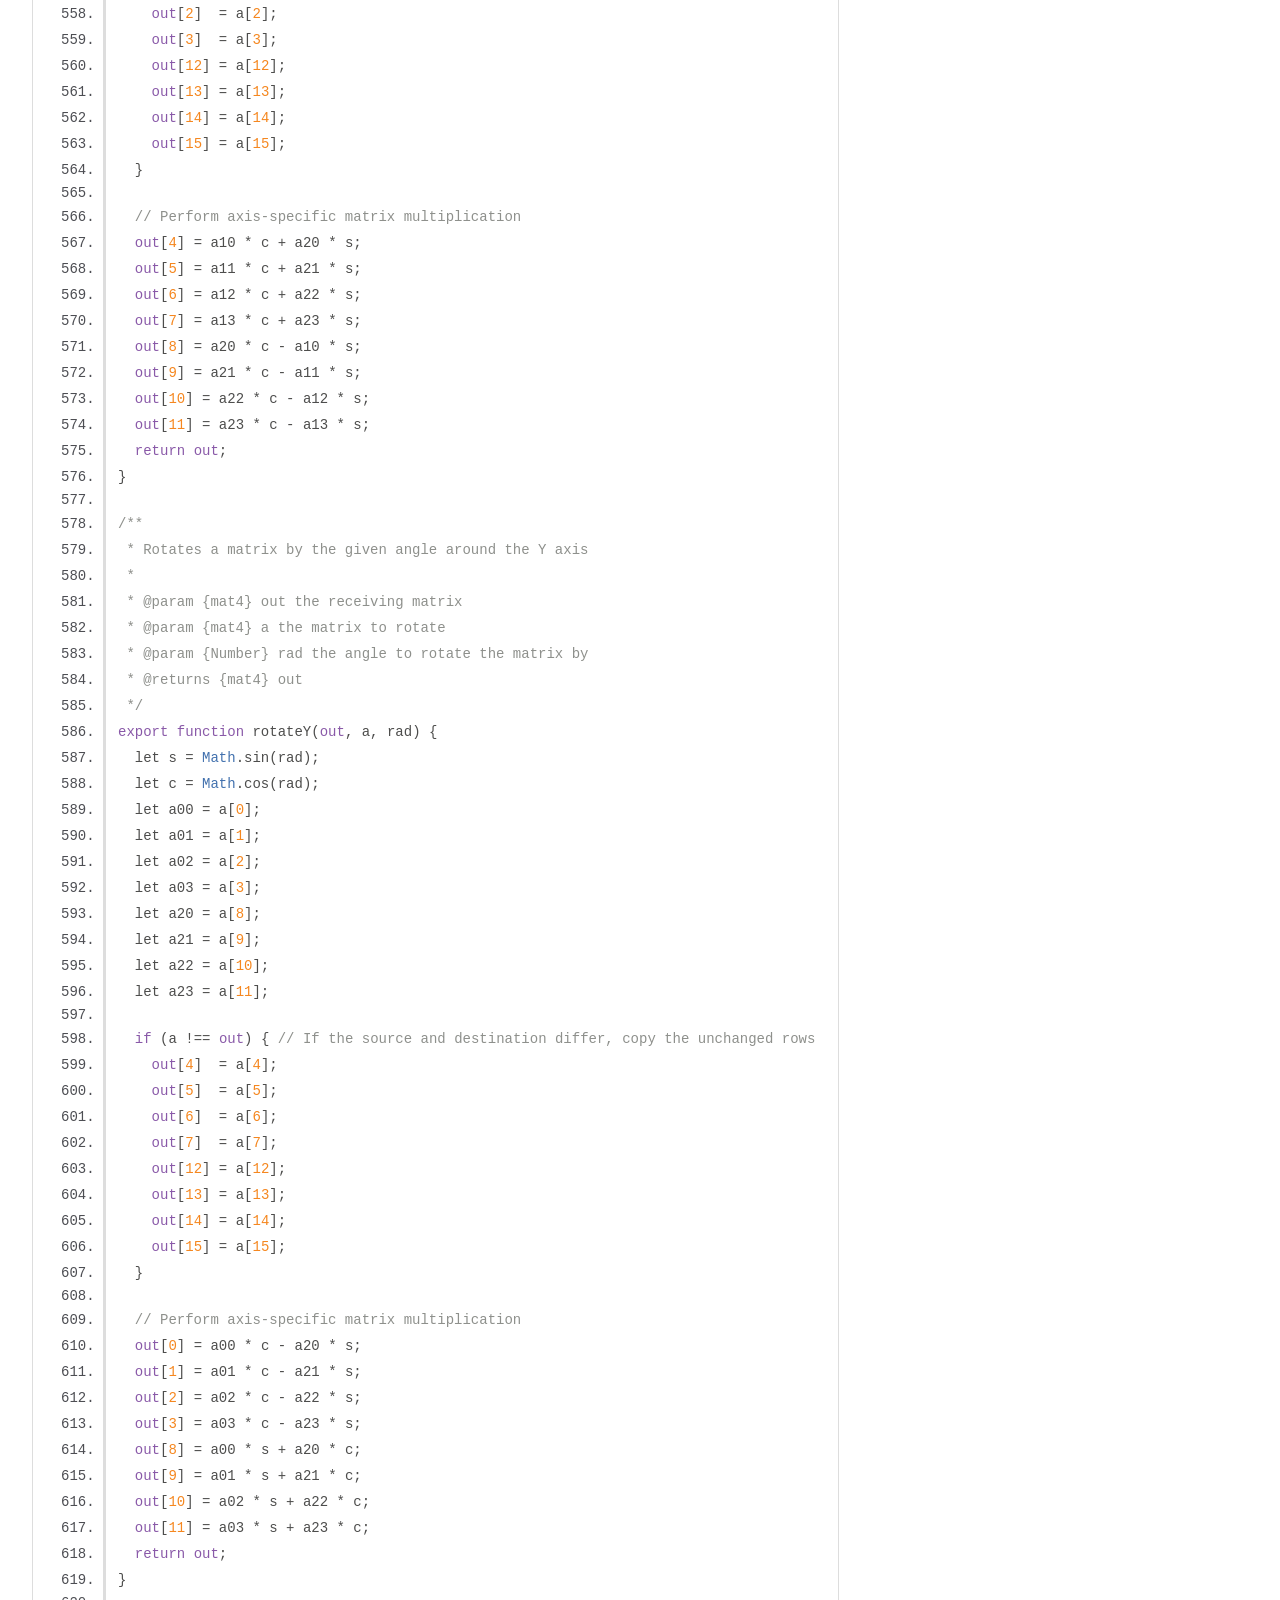
<file: erosion_visualization/gl-matrix/docs/mat4.js.html>
<!DOCTYPE html>
<html lang="en">
<head>
    <meta charset="utf-8">
    <title>JSDoc: Source: mat4.js</title>

    <script src="scripts/prettify/prettify.js"> </script>
    <script src="scripts/prettify/lang-css.js"> </script>
    <!--[if lt IE 9]>
      <script src="//html5shiv.googlecode.com/svn/trunk/html5.js"></script>
    <![endif]-->
    <link type="text/css" rel="stylesheet" href="styles/prettify-tomorrow.css">
    <link type="text/css" rel="stylesheet" href="styles/jsdoc-default.css">
</head>

<body>

<div id="main">

    <h1 class="page-title">Source: mat4.js</h1>

    



    
    <section>
        <article>
            <pre class="prettyprint source linenums"><code>import * as glMatrix from "./common.js";

/**
 * 4x4 Matrix&lt;br>Format: column-major, when typed out it looks like row-major&lt;br>The matrices are being post multiplied.
 * @module mat4
 */

/**
 * Creates a new identity mat4
 *
 * @returns {mat4} a new 4x4 matrix
 */
export function create() {
  let out = new glMatrix.ARRAY_TYPE(16);
  if(glMatrix.ARRAY_TYPE != Float32Array) {
    out[1] = 0;
    out[2] = 0;
    out[3] = 0;
    out[4] = 0;
    out[6] = 0;
    out[7] = 0;
    out[8] = 0;
    out[9] = 0;
    out[11] = 0;
    out[12] = 0;
    out[13] = 0;
    out[14] = 0;
  }
  out[0] = 1;
  out[5] = 1;
  out[10] = 1;
  out[15] = 1;
  return out;
}

/**
 * Creates a new mat4 initialized with values from an existing matrix
 *
 * @param {mat4} a matrix to clone
 * @returns {mat4} a new 4x4 matrix
 */
export function clone(a) {
  let out = new glMatrix.ARRAY_TYPE(16);
  out[0] = a[0];
  out[1] = a[1];
  out[2] = a[2];
  out[3] = a[3];
  out[4] = a[4];
  out[5] = a[5];
  out[6] = a[6];
  out[7] = a[7];
  out[8] = a[8];
  out[9] = a[9];
  out[10] = a[10];
  out[11] = a[11];
  out[12] = a[12];
  out[13] = a[13];
  out[14] = a[14];
  out[15] = a[15];
  return out;
}

/**
 * Copy the values from one mat4 to another
 *
 * @param {mat4} out the receiving matrix
 * @param {mat4} a the source matrix
 * @returns {mat4} out
 */
export function copy(out, a) {
  out[0] = a[0];
  out[1] = a[1];
  out[2] = a[2];
  out[3] = a[3];
  out[4] = a[4];
  out[5] = a[5];
  out[6] = a[6];
  out[7] = a[7];
  out[8] = a[8];
  out[9] = a[9];
  out[10] = a[10];
  out[11] = a[11];
  out[12] = a[12];
  out[13] = a[13];
  out[14] = a[14];
  out[15] = a[15];
  return out;
}

/**
 * Create a new mat4 with the given values
 *
 * @param {Number} m00 Component in column 0, row 0 position (index 0)
 * @param {Number} m01 Component in column 0, row 1 position (index 1)
 * @param {Number} m02 Component in column 0, row 2 position (index 2)
 * @param {Number} m03 Component in column 0, row 3 position (index 3)
 * @param {Number} m10 Component in column 1, row 0 position (index 4)
 * @param {Number} m11 Component in column 1, row 1 position (index 5)
 * @param {Number} m12 Component in column 1, row 2 position (index 6)
 * @param {Number} m13 Component in column 1, row 3 position (index 7)
 * @param {Number} m20 Component in column 2, row 0 position (index 8)
 * @param {Number} m21 Component in column 2, row 1 position (index 9)
 * @param {Number} m22 Component in column 2, row 2 position (index 10)
 * @param {Number} m23 Component in column 2, row 3 position (index 11)
 * @param {Number} m30 Component in column 3, row 0 position (index 12)
 * @param {Number} m31 Component in column 3, row 1 position (index 13)
 * @param {Number} m32 Component in column 3, row 2 position (index 14)
 * @param {Number} m33 Component in column 3, row 3 position (index 15)
 * @returns {mat4} A new mat4
 */
export function fromValues(m00, m01, m02, m03, m10, m11, m12, m13, m20, m21, m22, m23, m30, m31, m32, m33) {
  let out = new glMatrix.ARRAY_TYPE(16);
  out[0] = m00;
  out[1] = m01;
  out[2] = m02;
  out[3] = m03;
  out[4] = m10;
  out[5] = m11;
  out[6] = m12;
  out[7] = m13;
  out[8] = m20;
  out[9] = m21;
  out[10] = m22;
  out[11] = m23;
  out[12] = m30;
  out[13] = m31;
  out[14] = m32;
  out[15] = m33;
  return out;
}

/**
 * Set the components of a mat4 to the given values
 *
 * @param {mat4} out the receiving matrix
 * @param {Number} m00 Component in column 0, row 0 position (index 0)
 * @param {Number} m01 Component in column 0, row 1 position (index 1)
 * @param {Number} m02 Component in column 0, row 2 position (index 2)
 * @param {Number} m03 Component in column 0, row 3 position (index 3)
 * @param {Number} m10 Component in column 1, row 0 position (index 4)
 * @param {Number} m11 Component in column 1, row 1 position (index 5)
 * @param {Number} m12 Component in column 1, row 2 position (index 6)
 * @param {Number} m13 Component in column 1, row 3 position (index 7)
 * @param {Number} m20 Component in column 2, row 0 position (index 8)
 * @param {Number} m21 Component in column 2, row 1 position (index 9)
 * @param {Number} m22 Component in column 2, row 2 position (index 10)
 * @param {Number} m23 Component in column 2, row 3 position (index 11)
 * @param {Number} m30 Component in column 3, row 0 position (index 12)
 * @param {Number} m31 Component in column 3, row 1 position (index 13)
 * @param {Number} m32 Component in column 3, row 2 position (index 14)
 * @param {Number} m33 Component in column 3, row 3 position (index 15)
 * @returns {mat4} out
 */
export function set(out, m00, m01, m02, m03, m10, m11, m12, m13, m20, m21, m22, m23, m30, m31, m32, m33) {
  out[0] = m00;
  out[1] = m01;
  out[2] = m02;
  out[3] = m03;
  out[4] = m10;
  out[5] = m11;
  out[6] = m12;
  out[7] = m13;
  out[8] = m20;
  out[9] = m21;
  out[10] = m22;
  out[11] = m23;
  out[12] = m30;
  out[13] = m31;
  out[14] = m32;
  out[15] = m33;
  return out;
}


/**
 * Set a mat4 to the identity matrix
 *
 * @param {mat4} out the receiving matrix
 * @returns {mat4} out
 */
export function identity(out) {
  out[0] = 1;
  out[1] = 0;
  out[2] = 0;
  out[3] = 0;
  out[4] = 0;
  out[5] = 1;
  out[6] = 0;
  out[7] = 0;
  out[8] = 0;
  out[9] = 0;
  out[10] = 1;
  out[11] = 0;
  out[12] = 0;
  out[13] = 0;
  out[14] = 0;
  out[15] = 1;
  return out;
}

/**
 * Transpose the values of a mat4
 *
 * @param {mat4} out the receiving matrix
 * @param {mat4} a the source matrix
 * @returns {mat4} out
 */
export function transpose(out, a) {
  // If we are transposing ourselves we can skip a few steps but have to cache some values
  if (out === a) {
    let a01 = a[1], a02 = a[2], a03 = a[3];
    let a12 = a[6], a13 = a[7];
    let a23 = a[11];

    out[1] = a[4];
    out[2] = a[8];
    out[3] = a[12];
    out[4] = a01;
    out[6] = a[9];
    out[7] = a[13];
    out[8] = a02;
    out[9] = a12;
    out[11] = a[14];
    out[12] = a03;
    out[13] = a13;
    out[14] = a23;
  } else {
    out[0] = a[0];
    out[1] = a[4];
    out[2] = a[8];
    out[3] = a[12];
    out[4] = a[1];
    out[5] = a[5];
    out[6] = a[9];
    out[7] = a[13];
    out[8] = a[2];
    out[9] = a[6];
    out[10] = a[10];
    out[11] = a[14];
    out[12] = a[3];
    out[13] = a[7];
    out[14] = a[11];
    out[15] = a[15];
  }

  return out;
}

/**
 * Inverts a mat4
 *
 * @param {mat4} out the receiving matrix
 * @param {mat4} a the source matrix
 * @returns {mat4} out
 */
export function invert(out, a) {
  let a00 = a[0], a01 = a[1], a02 = a[2], a03 = a[3];
  let a10 = a[4], a11 = a[5], a12 = a[6], a13 = a[7];
  let a20 = a[8], a21 = a[9], a22 = a[10], a23 = a[11];
  let a30 = a[12], a31 = a[13], a32 = a[14], a33 = a[15];

  let b00 = a00 * a11 - a01 * a10;
  let b01 = a00 * a12 - a02 * a10;
  let b02 = a00 * a13 - a03 * a10;
  let b03 = a01 * a12 - a02 * a11;
  let b04 = a01 * a13 - a03 * a11;
  let b05 = a02 * a13 - a03 * a12;
  let b06 = a20 * a31 - a21 * a30;
  let b07 = a20 * a32 - a22 * a30;
  let b08 = a20 * a33 - a23 * a30;
  let b09 = a21 * a32 - a22 * a31;
  let b10 = a21 * a33 - a23 * a31;
  let b11 = a22 * a33 - a23 * a32;

  // Calculate the determinant
  let det = b00 * b11 - b01 * b10 + b02 * b09 + b03 * b08 - b04 * b07 + b05 * b06;

  if (!det) {
    return null;
  }
  det = 1.0 / det;

  out[0] = (a11 * b11 - a12 * b10 + a13 * b09) * det;
  out[1] = (a02 * b10 - a01 * b11 - a03 * b09) * det;
  out[2] = (a31 * b05 - a32 * b04 + a33 * b03) * det;
  out[3] = (a22 * b04 - a21 * b05 - a23 * b03) * det;
  out[4] = (a12 * b08 - a10 * b11 - a13 * b07) * det;
  out[5] = (a00 * b11 - a02 * b08 + a03 * b07) * det;
  out[6] = (a32 * b02 - a30 * b05 - a33 * b01) * det;
  out[7] = (a20 * b05 - a22 * b02 + a23 * b01) * det;
  out[8] = (a10 * b10 - a11 * b08 + a13 * b06) * det;
  out[9] = (a01 * b08 - a00 * b10 - a03 * b06) * det;
  out[10] = (a30 * b04 - a31 * b02 + a33 * b00) * det;
  out[11] = (a21 * b02 - a20 * b04 - a23 * b00) * det;
  out[12] = (a11 * b07 - a10 * b09 - a12 * b06) * det;
  out[13] = (a00 * b09 - a01 * b07 + a02 * b06) * det;
  out[14] = (a31 * b01 - a30 * b03 - a32 * b00) * det;
  out[15] = (a20 * b03 - a21 * b01 + a22 * b00) * det;

  return out;
}

/**
 * Calculates the adjugate of a mat4
 *
 * @param {mat4} out the receiving matrix
 * @param {mat4} a the source matrix
 * @returns {mat4} out
 */
export function adjoint(out, a) {
  let a00 = a[0], a01 = a[1], a02 = a[2], a03 = a[3];
  let a10 = a[4], a11 = a[5], a12 = a[6], a13 = a[7];
  let a20 = a[8], a21 = a[9], a22 = a[10], a23 = a[11];
  let a30 = a[12], a31 = a[13], a32 = a[14], a33 = a[15];

  out[0]  =  (a11 * (a22 * a33 - a23 * a32) - a21 * (a12 * a33 - a13 * a32) + a31 * (a12 * a23 - a13 * a22));
  out[1]  = -(a01 * (a22 * a33 - a23 * a32) - a21 * (a02 * a33 - a03 * a32) + a31 * (a02 * a23 - a03 * a22));
  out[2]  =  (a01 * (a12 * a33 - a13 * a32) - a11 * (a02 * a33 - a03 * a32) + a31 * (a02 * a13 - a03 * a12));
  out[3]  = -(a01 * (a12 * a23 - a13 * a22) - a11 * (a02 * a23 - a03 * a22) + a21 * (a02 * a13 - a03 * a12));
  out[4]  = -(a10 * (a22 * a33 - a23 * a32) - a20 * (a12 * a33 - a13 * a32) + a30 * (a12 * a23 - a13 * a22));
  out[5]  =  (a00 * (a22 * a33 - a23 * a32) - a20 * (a02 * a33 - a03 * a32) + a30 * (a02 * a23 - a03 * a22));
  out[6]  = -(a00 * (a12 * a33 - a13 * a32) - a10 * (a02 * a33 - a03 * a32) + a30 * (a02 * a13 - a03 * a12));
  out[7]  =  (a00 * (a12 * a23 - a13 * a22) - a10 * (a02 * a23 - a03 * a22) + a20 * (a02 * a13 - a03 * a12));
  out[8]  =  (a10 * (a21 * a33 - a23 * a31) - a20 * (a11 * a33 - a13 * a31) + a30 * (a11 * a23 - a13 * a21));
  out[9]  = -(a00 * (a21 * a33 - a23 * a31) - a20 * (a01 * a33 - a03 * a31) + a30 * (a01 * a23 - a03 * a21));
  out[10] =  (a00 * (a11 * a33 - a13 * a31) - a10 * (a01 * a33 - a03 * a31) + a30 * (a01 * a13 - a03 * a11));
  out[11] = -(a00 * (a11 * a23 - a13 * a21) - a10 * (a01 * a23 - a03 * a21) + a20 * (a01 * a13 - a03 * a11));
  out[12] = -(a10 * (a21 * a32 - a22 * a31) - a20 * (a11 * a32 - a12 * a31) + a30 * (a11 * a22 - a12 * a21));
  out[13] =  (a00 * (a21 * a32 - a22 * a31) - a20 * (a01 * a32 - a02 * a31) + a30 * (a01 * a22 - a02 * a21));
  out[14] = -(a00 * (a11 * a32 - a12 * a31) - a10 * (a01 * a32 - a02 * a31) + a30 * (a01 * a12 - a02 * a11));
  out[15] =  (a00 * (a11 * a22 - a12 * a21) - a10 * (a01 * a22 - a02 * a21) + a20 * (a01 * a12 - a02 * a11));
  return out;
}

/**
 * Calculates the determinant of a mat4
 *
 * @param {mat4} a the source matrix
 * @returns {Number} determinant of a
 */
export function determinant(a) {
  let a00 = a[0], a01 = a[1], a02 = a[2], a03 = a[3];
  let a10 = a[4], a11 = a[5], a12 = a[6], a13 = a[7];
  let a20 = a[8], a21 = a[9], a22 = a[10], a23 = a[11];
  let a30 = a[12], a31 = a[13], a32 = a[14], a33 = a[15];

  let b00 = a00 * a11 - a01 * a10;
  let b01 = a00 * a12 - a02 * a10;
  let b02 = a00 * a13 - a03 * a10;
  let b03 = a01 * a12 - a02 * a11;
  let b04 = a01 * a13 - a03 * a11;
  let b05 = a02 * a13 - a03 * a12;
  let b06 = a20 * a31 - a21 * a30;
  let b07 = a20 * a32 - a22 * a30;
  let b08 = a20 * a33 - a23 * a30;
  let b09 = a21 * a32 - a22 * a31;
  let b10 = a21 * a33 - a23 * a31;
  let b11 = a22 * a33 - a23 * a32;

  // Calculate the determinant
  return b00 * b11 - b01 * b10 + b02 * b09 + b03 * b08 - b04 * b07 + b05 * b06;
}

/**
 * Multiplies two mat4s
 *
 * @param {mat4} out the receiving matrix
 * @param {mat4} a the first operand
 * @param {mat4} b the second operand
 * @returns {mat4} out
 */
export function multiply(out, a, b) {
  let a00 = a[0], a01 = a[1], a02 = a[2], a03 = a[3];
  let a10 = a[4], a11 = a[5], a12 = a[6], a13 = a[7];
  let a20 = a[8], a21 = a[9], a22 = a[10], a23 = a[11];
  let a30 = a[12], a31 = a[13], a32 = a[14], a33 = a[15];

  // Cache only the current line of the second matrix
  let b0  = b[0], b1 = b[1], b2 = b[2], b3 = b[3];
  out[0] = b0*a00 + b1*a10 + b2*a20 + b3*a30;
  out[1] = b0*a01 + b1*a11 + b2*a21 + b3*a31;
  out[2] = b0*a02 + b1*a12 + b2*a22 + b3*a32;
  out[3] = b0*a03 + b1*a13 + b2*a23 + b3*a33;

  b0 = b[4]; b1 = b[5]; b2 = b[6]; b3 = b[7];
  out[4] = b0*a00 + b1*a10 + b2*a20 + b3*a30;
  out[5] = b0*a01 + b1*a11 + b2*a21 + b3*a31;
  out[6] = b0*a02 + b1*a12 + b2*a22 + b3*a32;
  out[7] = b0*a03 + b1*a13 + b2*a23 + b3*a33;

  b0 = b[8]; b1 = b[9]; b2 = b[10]; b3 = b[11];
  out[8] = b0*a00 + b1*a10 + b2*a20 + b3*a30;
  out[9] = b0*a01 + b1*a11 + b2*a21 + b3*a31;
  out[10] = b0*a02 + b1*a12 + b2*a22 + b3*a32;
  out[11] = b0*a03 + b1*a13 + b2*a23 + b3*a33;

  b0 = b[12]; b1 = b[13]; b2 = b[14]; b3 = b[15];
  out[12] = b0*a00 + b1*a10 + b2*a20 + b3*a30;
  out[13] = b0*a01 + b1*a11 + b2*a21 + b3*a31;
  out[14] = b0*a02 + b1*a12 + b2*a22 + b3*a32;
  out[15] = b0*a03 + b1*a13 + b2*a23 + b3*a33;
  return out;
}

/**
 * Translate a mat4 by the given vector
 *
 * @param {mat4} out the receiving matrix
 * @param {mat4} a the matrix to translate
 * @param {vec3} v vector to translate by
 * @returns {mat4} out
 */
export function translate(out, a, v) {
  let x = v[0], y = v[1], z = v[2];
  let a00, a01, a02, a03;
  let a10, a11, a12, a13;
  let a20, a21, a22, a23;

  if (a === out) {
    out[12] = a[0] * x + a[4] * y + a[8] * z + a[12];
    out[13] = a[1] * x + a[5] * y + a[9] * z + a[13];
    out[14] = a[2] * x + a[6] * y + a[10] * z + a[14];
    out[15] = a[3] * x + a[7] * y + a[11] * z + a[15];
  } else {
    a00 = a[0]; a01 = a[1]; a02 = a[2]; a03 = a[3];
    a10 = a[4]; a11 = a[5]; a12 = a[6]; a13 = a[7];
    a20 = a[8]; a21 = a[9]; a22 = a[10]; a23 = a[11];

    out[0] = a00; out[1] = a01; out[2] = a02; out[3] = a03;
    out[4] = a10; out[5] = a11; out[6] = a12; out[7] = a13;
    out[8] = a20; out[9] = a21; out[10] = a22; out[11] = a23;

    out[12] = a00 * x + a10 * y + a20 * z + a[12];
    out[13] = a01 * x + a11 * y + a21 * z + a[13];
    out[14] = a02 * x + a12 * y + a22 * z + a[14];
    out[15] = a03 * x + a13 * y + a23 * z + a[15];
  }

  return out;
}

/**
 * Scales the mat4 by the dimensions in the given vec3 not using vectorization
 *
 * @param {mat4} out the receiving matrix
 * @param {mat4} a the matrix to scale
 * @param {vec3} v the vec3 to scale the matrix by
 * @returns {mat4} out
 **/
export function scale(out, a, v) {
  let x = v[0], y = v[1], z = v[2];

  out[0] = a[0] * x;
  out[1] = a[1] * x;
  out[2] = a[2] * x;
  out[3] = a[3] * x;
  out[4] = a[4] * y;
  out[5] = a[5] * y;
  out[6] = a[6] * y;
  out[7] = a[7] * y;
  out[8] = a[8] * z;
  out[9] = a[9] * z;
  out[10] = a[10] * z;
  out[11] = a[11] * z;
  out[12] = a[12];
  out[13] = a[13];
  out[14] = a[14];
  out[15] = a[15];
  return out;
}

/**
 * Rotates a mat4 by the given angle around the given axis
 *
 * @param {mat4} out the receiving matrix
 * @param {mat4} a the matrix to rotate
 * @param {Number} rad the angle to rotate the matrix by
 * @param {vec3} axis the axis to rotate around
 * @returns {mat4} out
 */
export function rotate(out, a, rad, axis) {
  let x = axis[0], y = axis[1], z = axis[2];
  let len = Math.hypot(x,y,z);
  let s, c, t;
  let a00, a01, a02, a03;
  let a10, a11, a12, a13;
  let a20, a21, a22, a23;
  let b00, b01, b02;
  let b10, b11, b12;
  let b20, b21, b22;

  if (len &lt; glMatrix.EPSILON) { return null; }

  len = 1 / len;
  x *= len;
  y *= len;
  z *= len;

  s = Math.sin(rad);
  c = Math.cos(rad);
  t = 1 - c;

  a00 = a[0]; a01 = a[1]; a02 = a[2]; a03 = a[3];
  a10 = a[4]; a11 = a[5]; a12 = a[6]; a13 = a[7];
  a20 = a[8]; a21 = a[9]; a22 = a[10]; a23 = a[11];

  // Construct the elements of the rotation matrix
  b00 = x * x * t + c; b01 = y * x * t + z * s; b02 = z * x * t - y * s;
  b10 = x * y * t - z * s; b11 = y * y * t + c; b12 = z * y * t + x * s;
  b20 = x * z * t + y * s; b21 = y * z * t - x * s; b22 = z * z * t + c;

  // Perform rotation-specific matrix multiplication
  out[0] = a00 * b00 + a10 * b01 + a20 * b02;
  out[1] = a01 * b00 + a11 * b01 + a21 * b02;
  out[2] = a02 * b00 + a12 * b01 + a22 * b02;
  out[3] = a03 * b00 + a13 * b01 + a23 * b02;
  out[4] = a00 * b10 + a10 * b11 + a20 * b12;
  out[5] = a01 * b10 + a11 * b11 + a21 * b12;
  out[6] = a02 * b10 + a12 * b11 + a22 * b12;
  out[7] = a03 * b10 + a13 * b11 + a23 * b12;
  out[8] = a00 * b20 + a10 * b21 + a20 * b22;
  out[9] = a01 * b20 + a11 * b21 + a21 * b22;
  out[10] = a02 * b20 + a12 * b21 + a22 * b22;
  out[11] = a03 * b20 + a13 * b21 + a23 * b22;

  if (a !== out) { // If the source and destination differ, copy the unchanged last row
    out[12] = a[12];
    out[13] = a[13];
    out[14] = a[14];
    out[15] = a[15];
  }
  return out;
}

/**
 * Rotates a matrix by the given angle around the X axis
 *
 * @param {mat4} out the receiving matrix
 * @param {mat4} a the matrix to rotate
 * @param {Number} rad the angle to rotate the matrix by
 * @returns {mat4} out
 */
export function rotateX(out, a, rad) {
  let s = Math.sin(rad);
  let c = Math.cos(rad);
  let a10 = a[4];
  let a11 = a[5];
  let a12 = a[6];
  let a13 = a[7];
  let a20 = a[8];
  let a21 = a[9];
  let a22 = a[10];
  let a23 = a[11];

  if (a !== out) { // If the source and destination differ, copy the unchanged rows
    out[0]  = a[0];
    out[1]  = a[1];
    out[2]  = a[2];
    out[3]  = a[3];
    out[12] = a[12];
    out[13] = a[13];
    out[14] = a[14];
    out[15] = a[15];
  }

  // Perform axis-specific matrix multiplication
  out[4] = a10 * c + a20 * s;
  out[5] = a11 * c + a21 * s;
  out[6] = a12 * c + a22 * s;
  out[7] = a13 * c + a23 * s;
  out[8] = a20 * c - a10 * s;
  out[9] = a21 * c - a11 * s;
  out[10] = a22 * c - a12 * s;
  out[11] = a23 * c - a13 * s;
  return out;
}

/**
 * Rotates a matrix by the given angle around the Y axis
 *
 * @param {mat4} out the receiving matrix
 * @param {mat4} a the matrix to rotate
 * @param {Number} rad the angle to rotate the matrix by
 * @returns {mat4} out
 */
export function rotateY(out, a, rad) {
  let s = Math.sin(rad);
  let c = Math.cos(rad);
  let a00 = a[0];
  let a01 = a[1];
  let a02 = a[2];
  let a03 = a[3];
  let a20 = a[8];
  let a21 = a[9];
  let a22 = a[10];
  let a23 = a[11];

  if (a !== out) { // If the source and destination differ, copy the unchanged rows
    out[4]  = a[4];
    out[5]  = a[5];
    out[6]  = a[6];
    out[7]  = a[7];
    out[12] = a[12];
    out[13] = a[13];
    out[14] = a[14];
    out[15] = a[15];
  }

  // Perform axis-specific matrix multiplication
  out[0] = a00 * c - a20 * s;
  out[1] = a01 * c - a21 * s;
  out[2] = a02 * c - a22 * s;
  out[3] = a03 * c - a23 * s;
  out[8] = a00 * s + a20 * c;
  out[9] = a01 * s + a21 * c;
  out[10] = a02 * s + a22 * c;
  out[11] = a03 * s + a23 * c;
  return out;
}

/**
 * Rotates a matrix by the given angle around the Z axis
 *
 * @param {mat4} out the receiving matrix
 * @param {mat4} a the matrix to rotate
 * @param {Number} rad the angle to rotate the matrix by
 * @returns {mat4} out
 */
export function rotateZ(out, a, rad) {
  let s = Math.sin(rad);
  let c = Math.cos(rad);
  let a00 = a[0];
  let a01 = a[1];
  let a02 = a[2];
  let a03 = a[3];
  let a10 = a[4];
  let a11 = a[5];
  let a12 = a[6];
  let a13 = a[7];

  if (a !== out) { // If the source and destination differ, copy the unchanged last row
    out[8]  = a[8];
    out[9]  = a[9];
    out[10] = a[10];
    out[11] = a[11];
    out[12] = a[12];
    out[13] = a[13];
    out[14] = a[14];
    out[15] = a[15];
  }

  // Perform axis-specific matrix multiplication
  out[0] = a00 * c + a10 * s;
  out[1] = a01 * c + a11 * s;
  out[2] = a02 * c + a12 * s;
  out[3] = a03 * c + a13 * s;
  out[4] = a10 * c - a00 * s;
  out[5] = a11 * c - a01 * s;
  out[6] = a12 * c - a02 * s;
  out[7] = a13 * c - a03 * s;
  return out;
}

/**
 * Creates a matrix from a vector translation
 * This is equivalent to (but much faster than):
 *
 *     mat4.identity(dest);
 *     mat4.translate(dest, dest, vec);
 *
 * @param {mat4} out mat4 receiving operation result
 * @param {vec3} v Translation vector
 * @returns {mat4} out
 */
export function fromTranslation(out, v) {
  out[0] = 1;
  out[1] = 0;
  out[2] = 0;
  out[3] = 0;
  out[4] = 0;
  out[5] = 1;
  out[6] = 0;
  out[7] = 0;
  out[8] = 0;
  out[9] = 0;
  out[10] = 1;
  out[11] = 0;
  out[12] = v[0];
  out[13] = v[1];
  out[14] = v[2];
  out[15] = 1;
  return out;
}

/**
 * Creates a matrix from a vector scaling
 * This is equivalent to (but much faster than):
 *
 *     mat4.identity(dest);
 *     mat4.scale(dest, dest, vec);
 *
 * @param {mat4} out mat4 receiving operation result
 * @param {vec3} v Scaling vector
 * @returns {mat4} out
 */
export function fromScaling(out, v) {
  out[0] = v[0];
  out[1] = 0;
  out[2] = 0;
  out[3] = 0;
  out[4] = 0;
  out[5] = v[1];
  out[6] = 0;
  out[7] = 0;
  out[8] = 0;
  out[9] = 0;
  out[10] = v[2];
  out[11] = 0;
  out[12] = 0;
  out[13] = 0;
  out[14] = 0;
  out[15] = 1;
  return out;
}

/**
 * Creates a matrix from a given angle around a given axis
 * This is equivalent to (but much faster than):
 *
 *     mat4.identity(dest);
 *     mat4.rotate(dest, dest, rad, axis);
 *
 * @param {mat4} out mat4 receiving operation result
 * @param {Number} rad the angle to rotate the matrix by
 * @param {vec3} axis the axis to rotate around
 * @returns {mat4} out
 */
export function fromRotation(out, rad, axis) {
  let x = axis[0], y = axis[1], z = axis[2];
  let len = Math.hypot(x, y, z);
  let s, c, t;

  if (len &lt; glMatrix.EPSILON) { return null; }

  len = 1 / len;
  x *= len;
  y *= len;
  z *= len;

  s = Math.sin(rad);
  c = Math.cos(rad);
  t = 1 - c;

  // Perform rotation-specific matrix multiplication
  out[0] = x * x * t + c;
  out[1] = y * x * t + z * s;
  out[2] = z * x * t - y * s;
  out[3] = 0;
  out[4] = x * y * t - z * s;
  out[5] = y * y * t + c;
  out[6] = z * y * t + x * s;
  out[7] = 0;
  out[8] = x * z * t + y * s;
  out[9] = y * z * t - x * s;
  out[10] = z * z * t + c;
  out[11] = 0;
  out[12] = 0;
  out[13] = 0;
  out[14] = 0;
  out[15] = 1;
  return out;
}

/**
 * Creates a matrix from the given angle around the X axis
 * This is equivalent to (but much faster than):
 *
 *     mat4.identity(dest);
 *     mat4.rotateX(dest, dest, rad);
 *
 * @param {mat4} out mat4 receiving operation result
 * @param {Number} rad the angle to rotate the matrix by
 * @returns {mat4} out
 */
export function fromXRotation(out, rad) {
  let s = Math.sin(rad);
  let c = Math.cos(rad);

  // Perform axis-specific matrix multiplication
  out[0]  = 1;
  out[1]  = 0;
  out[2]  = 0;
  out[3]  = 0;
  out[4] = 0;
  out[5] = c;
  out[6] = s;
  out[7] = 0;
  out[8] = 0;
  out[9] = -s;
  out[10] = c;
  out[11] = 0;
  out[12] = 0;
  out[13] = 0;
  out[14] = 0;
  out[15] = 1;
  return out;
}

/**
 * Creates a matrix from the given angle around the Y axis
 * This is equivalent to (but much faster than):
 *
 *     mat4.identity(dest);
 *     mat4.rotateY(dest, dest, rad);
 *
 * @param {mat4} out mat4 receiving operation result
 * @param {Number} rad the angle to rotate the matrix by
 * @returns {mat4} out
 */
export function fromYRotation(out, rad) {
  let s = Math.sin(rad);
  let c = Math.cos(rad);

  // Perform axis-specific matrix multiplication
  out[0]  = c;
  out[1]  = 0;
  out[2]  = -s;
  out[3]  = 0;
  out[4] = 0;
  out[5] = 1;
  out[6] = 0;
  out[7] = 0;
  out[8] = s;
  out[9] = 0;
  out[10] = c;
  out[11] = 0;
  out[12] = 0;
  out[13] = 0;
  out[14] = 0;
  out[15] = 1;
  return out;
}

/**
 * Creates a matrix from the given angle around the Z axis
 * This is equivalent to (but much faster than):
 *
 *     mat4.identity(dest);
 *     mat4.rotateZ(dest, dest, rad);
 *
 * @param {mat4} out mat4 receiving operation result
 * @param {Number} rad the angle to rotate the matrix by
 * @returns {mat4} out
 */
export function fromZRotation(out, rad) {
  let s = Math.sin(rad);
  let c = Math.cos(rad);

  // Perform axis-specific matrix multiplication
  out[0]  = c;
  out[1]  = s;
  out[2]  = 0;
  out[3]  = 0;
  out[4] = -s;
  out[5] = c;
  out[6] = 0;
  out[7] = 0;
  out[8] = 0;
  out[9] = 0;
  out[10] = 1;
  out[11] = 0;
  out[12] = 0;
  out[13] = 0;
  out[14] = 0;
  out[15] = 1;
  return out;
}

/**
 * Creates a matrix from a quaternion rotation and vector translation
 * This is equivalent to (but much faster than):
 *
 *     mat4.identity(dest);
 *     mat4.translate(dest, vec);
 *     let quatMat = mat4.create();
 *     quat4.toMat4(quat, quatMat);
 *     mat4.multiply(dest, quatMat);
 *
 * @param {mat4} out mat4 receiving operation result
 * @param {quat4} q Rotation quaternion
 * @param {vec3} v Translation vector
 * @returns {mat4} out
 */
export function fromRotationTranslation(out, q, v) {
  // Quaternion math
  let x = q[0], y = q[1], z = q[2], w = q[3];
  let x2 = x + x;
  let y2 = y + y;
  let z2 = z + z;

  let xx = x * x2;
  let xy = x * y2;
  let xz = x * z2;
  let yy = y * y2;
  let yz = y * z2;
  let zz = z * z2;
  let wx = w * x2;
  let wy = w * y2;
  let wz = w * z2;

  out[0] = 1 - (yy + zz);
  out[1] = xy + wz;
  out[2] = xz - wy;
  out[3] = 0;
  out[4] = xy - wz;
  out[5] = 1 - (xx + zz);
  out[6] = yz + wx;
  out[7] = 0;
  out[8] = xz + wy;
  out[9] = yz - wx;
  out[10] = 1 - (xx + yy);
  out[11] = 0;
  out[12] = v[0];
  out[13] = v[1];
  out[14] = v[2];
  out[15] = 1;

  return out;
}

/**
 * Creates a new mat4 from a dual quat.
 *
 * @param {mat4} out Matrix
 * @param {quat2} a Dual Quaternion
 * @returns {mat4} mat4 receiving operation result
 */
export function fromQuat2(out, a) {
  let translation = new glMatrix.ARRAY_TYPE(3);
  let bx = -a[0], by = -a[1], bz = -a[2], bw = a[3],
  ax = a[4], ay = a[5], az = a[6], aw = a[7];

  let magnitude = bx * bx + by * by + bz * bz + bw * bw;
  //Only scale if it makes sense
  if (magnitude > 0) {
    translation[0] = (ax * bw + aw * bx + ay * bz - az * by) * 2 / magnitude;
    translation[1] = (ay * bw + aw * by + az * bx - ax * bz) * 2 / magnitude;
    translation[2] = (az * bw + aw * bz + ax * by - ay * bx) * 2 / magnitude;
  } else {
    translation[0] = (ax * bw + aw * bx + ay * bz - az * by) * 2;
    translation[1] = (ay * bw + aw * by + az * bx - ax * bz) * 2;
    translation[2] = (az * bw + aw * bz + ax * by - ay * bx) * 2;
  }
  fromRotationTranslation(out, a, translation);
  return out;
}

/**
 * Returns the translation vector component of a transformation
 *  matrix. If a matrix is built with fromRotationTranslation,
 *  the returned vector will be the same as the translation vector
 *  originally supplied.
 * @param  {vec3} out Vector to receive translation component
 * @param  {mat4} mat Matrix to be decomposed (input)
 * @return {vec3} out
 */
export function getTranslation(out, mat) {
  out[0] = mat[12];
  out[1] = mat[13];
  out[2] = mat[14];

  return out;
}

/**
 * Returns the scaling factor component of a transformation
 *  matrix. If a matrix is built with fromRotationTranslationScale
 *  with a normalized Quaternion paramter, the returned vector will be
 *  the same as the scaling vector
 *  originally supplied.
 * @param  {vec3} out Vector to receive scaling factor component
 * @param  {mat4} mat Matrix to be decomposed (input)
 * @return {vec3} out
 */
export function getScaling(out, mat) {
  let m11 = mat[0];
  let m12 = mat[1];
  let m13 = mat[2];
  let m21 = mat[4];
  let m22 = mat[5];
  let m23 = mat[6];
  let m31 = mat[8];
  let m32 = mat[9];
  let m33 = mat[10];

  out[0] = Math.hypot(m11, m12, m13);
  out[1] = Math.hypot(m21, m22, m23);
  out[2] = Math.hypot(m31, m32, m33);

  return out;
}

/**
 * Returns a quaternion representing the rotational component
 *  of a transformation matrix. If a matrix is built with
 *  fromRotationTranslation, the returned quaternion will be the
 *  same as the quaternion originally supplied.
 * @param {quat} out Quaternion to receive the rotation component
 * @param {mat4} mat Matrix to be decomposed (input)
 * @return {quat} out
 */
export function getRotation(out, mat) {
  let scaling = new glMatrix.ARRAY_TYPE(3);
  getScaling(scaling, mat);

  let is1 = 1 / scaling[0];
  let is2 = 1 / scaling[1];
  let is3 = 1 / scaling[2];

  let sm11 = mat[0] * is1;
  let sm12 = mat[1] * is2;
  let sm13 = mat[2] * is3;
  let sm21 = mat[4] * is1;
  let sm22 = mat[5] * is2;
  let sm23 = mat[6] * is3;
  let sm31 = mat[8] * is1;
  let sm32 = mat[9] * is2;
  let sm33 = mat[10] * is3;

  let trace = sm11 + sm22 + sm33;
  let S = 0;

  if (trace > 0) {
    S = Math.sqrt(trace + 1.0) * 2;
    out[3] = 0.25 * S;
    out[0] = (sm23 - sm32) / S;
    out[1] = (sm31 - sm13) / S;
    out[2] = (sm12 - sm21) / S;
  } else if ((sm11 > sm22) &amp;&amp; (sm11 > sm33)) {
    S = Math.sqrt(1.0 + sm11 - sm22- sm33) * 2;
    out[3] = (sm23 - sm32) / S;
    out[0] = 0.25 * S;
    out[1] = (sm12 + sm21) / S;
    out[2] = (sm31 + sm13) / S;
  } else if (sm22 > sm33) {
    S = Math.sqrt(1.0 + sm22 - sm11 - sm33) * 2;
    out[3] = (sm31 - sm13) / S;
    out[0] = (sm12 + sm21) / S;
    out[1] = 0.25 * S;
    out[2] = (sm23 + sm32) / S;
  } else {
    S = Math.sqrt(1.0 + sm33 - sm11 - sm22) * 2;
    out[3] = (sm12 - sm21) / S;
    out[0] = (sm31 + sm13) / S;
    out[1] = (sm23 + sm32) / S;
    out[2] = 0.25 * S;
  }

  return out;
}

/**
 * Creates a matrix from a quaternion rotation, vector translation and vector scale
 * This is equivalent to (but much faster than):
 *
 *     mat4.identity(dest);
 *     mat4.translate(dest, vec);
 *     let quatMat = mat4.create();
 *     quat4.toMat4(quat, quatMat);
 *     mat4.multiply(dest, quatMat);
 *     mat4.scale(dest, scale)
 *
 * @param {mat4} out mat4 receiving operation result
 * @param {quat4} q Rotation quaternion
 * @param {vec3} v Translation vector
 * @param {vec3} s Scaling vector
 * @returns {mat4} out
 */
export function fromRotationTranslationScale(out, q, v, s) {
  // Quaternion math
  let x = q[0], y = q[1], z = q[2], w = q[3];
  let x2 = x + x;
  let y2 = y + y;
  let z2 = z + z;

  let xx = x * x2;
  let xy = x * y2;
  let xz = x * z2;
  let yy = y * y2;
  let yz = y * z2;
  let zz = z * z2;
  let wx = w * x2;
  let wy = w * y2;
  let wz = w * z2;
  let sx = s[0];
  let sy = s[1];
  let sz = s[2];

  out[0] = (1 - (yy + zz)) * sx;
  out[1] = (xy + wz) * sx;
  out[2] = (xz - wy) * sx;
  out[3] = 0;
  out[4] = (xy - wz) * sy;
  out[5] = (1 - (xx + zz)) * sy;
  out[6] = (yz + wx) * sy;
  out[7] = 0;
  out[8] = (xz + wy) * sz;
  out[9] = (yz - wx) * sz;
  out[10] = (1 - (xx + yy)) * sz;
  out[11] = 0;
  out[12] = v[0];
  out[13] = v[1];
  out[14] = v[2];
  out[15] = 1;

  return out;
}

/**
 * Creates a matrix from a quaternion rotation, vector translation and vector scale, rotating and scaling around the given origin
 * This is equivalent to (but much faster than):
 *
 *     mat4.identity(dest);
 *     mat4.translate(dest, vec);
 *     mat4.translate(dest, origin);
 *     let quatMat = mat4.create();
 *     quat4.toMat4(quat, quatMat);
 *     mat4.multiply(dest, quatMat);
 *     mat4.scale(dest, scale)
 *     mat4.translate(dest, negativeOrigin);
 *
 * @param {mat4} out mat4 receiving operation result
 * @param {quat4} q Rotation quaternion
 * @param {vec3} v Translation vector
 * @param {vec3} s Scaling vector
 * @param {vec3} o The origin vector around which to scale and rotate
 * @returns {mat4} out
 */
export function fromRotationTranslationScaleOrigin(out, q, v, s, o) {
  // Quaternion math
  let x = q[0], y = q[1], z = q[2], w = q[3];
  let x2 = x + x;
  let y2 = y + y;
  let z2 = z + z;

  let xx = x * x2;
  let xy = x * y2;
  let xz = x * z2;
  let yy = y * y2;
  let yz = y * z2;
  let zz = z * z2;
  let wx = w * x2;
  let wy = w * y2;
  let wz = w * z2;

  let sx = s[0];
  let sy = s[1];
  let sz = s[2];

  let ox = o[0];
  let oy = o[1];
  let oz = o[2];

  let out0 = (1 - (yy + zz)) * sx;
  let out1 = (xy + wz) * sx;
  let out2 = (xz - wy) * sx;
  let out4 = (xy - wz) * sy;
  let out5 = (1 - (xx + zz)) * sy;
  let out6 = (yz + wx) * sy;
  let out8 = (xz + wy) * sz;
  let out9 = (yz - wx) * sz;
  let out10 = (1 - (xx + yy)) * sz;

  out[0] = out0;
  out[1] = out1;
  out[2] = out2;
  out[3] = 0;
  out[4] = out4;
  out[5] = out5;
  out[6] = out6;
  out[7] = 0;
  out[8] = out8;
  out[9] = out9;
  out[10] = out10;
  out[11] = 0;
  out[12] = v[0] + ox - (out0 * ox + out4 * oy + out8 * oz);
  out[13] = v[1] + oy - (out1 * ox + out5 * oy + out9 * oz);
  out[14] = v[2] + oz - (out2 * ox + out6 * oy + out10 * oz);
  out[15] = 1;

  return out;
}

/**
 * Calculates a 4x4 matrix from the given quaternion
 *
 * @param {mat4} out mat4 receiving operation result
 * @param {quat} q Quaternion to create matrix from
 *
 * @returns {mat4} out
 */
export function fromQuat(out, q) {
  let x = q[0], y = q[1], z = q[2], w = q[3];
  let x2 = x + x;
  let y2 = y + y;
  let z2 = z + z;

  let xx = x * x2;
  let yx = y * x2;
  let yy = y * y2;
  let zx = z * x2;
  let zy = z * y2;
  let zz = z * z2;
  let wx = w * x2;
  let wy = w * y2;
  let wz = w * z2;

  out[0] = 1 - yy - zz;
  out[1] = yx + wz;
  out[2] = zx - wy;
  out[3] = 0;

  out[4] = yx - wz;
  out[5] = 1 - xx - zz;
  out[6] = zy + wx;
  out[7] = 0;

  out[8] = zx + wy;
  out[9] = zy - wx;
  out[10] = 1 - xx - yy;
  out[11] = 0;

  out[12] = 0;
  out[13] = 0;
  out[14] = 0;
  out[15] = 1;

  return out;
}

/**
 * Generates a frustum matrix with the given bounds
 *
 * @param {mat4} out mat4 frustum matrix will be written into
 * @param {Number} left Left bound of the frustum
 * @param {Number} right Right bound of the frustum
 * @param {Number} bottom Bottom bound of the frustum
 * @param {Number} top Top bound of the frustum
 * @param {Number} near Near bound of the frustum
 * @param {Number} far Far bound of the frustum
 * @returns {mat4} out
 */
export function frustum(out, left, right, bottom, top, near, far) {
  let rl = 1 / (right - left);
  let tb = 1 / (top - bottom);
  let nf = 1 / (near - far);
  out[0] = (near * 2) * rl;
  out[1] = 0;
  out[2] = 0;
  out[3] = 0;
  out[4] = 0;
  out[5] = (near * 2) * tb;
  out[6] = 0;
  out[7] = 0;
  out[8] = (right + left) * rl;
  out[9] = (top + bottom) * tb;
  out[10] = (far + near) * nf;
  out[11] = -1;
  out[12] = 0;
  out[13] = 0;
  out[14] = (far * near * 2) * nf;
  out[15] = 0;
  return out;
}

/**
 * Generates a perspective projection matrix with the given bounds.
 * Passing null/undefined/no value for far will generate infinite projection matrix.
 *
 * @param {mat4} out mat4 frustum matrix will be written into
 * @param {number} fovy Vertical field of view in radians
 * @param {number} aspect Aspect ratio. typically viewport width/height
 * @param {number} near Near bound of the frustum
 * @param {number} far Far bound of the frustum, can be null or Infinity
 * @returns {mat4} out
 */
export function perspective(out, fovy, aspect, near, far) {
  let f = 1.0 / Math.tan(fovy / 2), nf;
  out[0] = f / aspect;
  out[1] = 0;
  out[2] = 0;
  out[3] = 0;
  out[4] = 0;
  out[5] = f;
  out[6] = 0;
  out[7] = 0;
  out[8] = 0;
  out[9] = 0;
  out[11] = -1;
  out[12] = 0;
  out[13] = 0;
  out[15] = 0;
  if (far != null &amp;&amp; far !== Infinity) {
    nf = 1 / (near - far);
    out[10] = (far + near) * nf;
    out[14] = (2 * far * near) * nf;
  } else {
    out[10] = -1;
    out[14] = -2 * near;
  }
  return out;
}

/**
 * Generates a perspective projection matrix with the given field of view.
 * This is primarily useful for generating projection matrices to be used
 * with the still experiemental WebVR API.
 *
 * @param {mat4} out mat4 frustum matrix will be written into
 * @param {Object} fov Object containing the following values: upDegrees, downDegrees, leftDegrees, rightDegrees
 * @param {number} near Near bound of the frustum
 * @param {number} far Far bound of the frustum
 * @returns {mat4} out
 */
export function perspectiveFromFieldOfView(out, fov, near, far) {
  let upTan = Math.tan(fov.upDegrees * Math.PI/180.0);
  let downTan = Math.tan(fov.downDegrees * Math.PI/180.0);
  let leftTan = Math.tan(fov.leftDegrees * Math.PI/180.0);
  let rightTan = Math.tan(fov.rightDegrees * Math.PI/180.0);
  let xScale = 2.0 / (leftTan + rightTan);
  let yScale = 2.0 / (upTan + downTan);

  out[0] = xScale;
  out[1] = 0.0;
  out[2] = 0.0;
  out[3] = 0.0;
  out[4] = 0.0;
  out[5] = yScale;
  out[6] = 0.0;
  out[7] = 0.0;
  out[8] = -((leftTan - rightTan) * xScale * 0.5);
  out[9] = ((upTan - downTan) * yScale * 0.5);
  out[10] = far / (near - far);
  out[11] = -1.0;
  out[12] = 0.0;
  out[13] = 0.0;
  out[14] = (far * near) / (near - far);
  out[15] = 0.0;
  return out;
}

/**
 * Generates a orthogonal projection matrix with the given bounds
 *
 * @param {mat4} out mat4 frustum matrix will be written into
 * @param {number} left Left bound of the frustum
 * @param {number} right Right bound of the frustum
 * @param {number} bottom Bottom bound of the frustum
 * @param {number} top Top bound of the frustum
 * @param {number} near Near bound of the frustum
 * @param {number} far Far bound of the frustum
 * @returns {mat4} out
 */
export function ortho(out, left, right, bottom, top, near, far) {
  let lr = 1 / (left - right);
  let bt = 1 / (bottom - top);
  let nf = 1 / (near - far);
  out[0] = -2 * lr;
  out[1] = 0;
  out[2] = 0;
  out[3] = 0;
  out[4] = 0;
  out[5] = -2 * bt;
  out[6] = 0;
  out[7] = 0;
  out[8] = 0;
  out[9] = 0;
  out[10] = 2 * nf;
  out[11] = 0;
  out[12] = (left + right) * lr;
  out[13] = (top + bottom) * bt;
  out[14] = (far + near) * nf;
  out[15] = 1;
  return out;
}

/**
 * Generates a look-at matrix with the given eye position, focal point, and up axis.
 * If you want a matrix that actually makes an object look at another object, you should use targetTo instead.
 *
 * @param {mat4} out mat4 frustum matrix will be written into
 * @param {vec3} eye Position of the viewer
 * @param {vec3} center Point the viewer is looking at
 * @param {vec3} up vec3 pointing up
 * @returns {mat4} out
 */
export function lookAt(out, eye, center, up) {
  let x0, x1, x2, y0, y1, y2, z0, z1, z2, len;
  let eyex = eye[0];
  let eyey = eye[1];
  let eyez = eye[2];
  let upx = up[0];
  let upy = up[1];
  let upz = up[2];
  let centerx = center[0];
  let centery = center[1];
  let centerz = center[2];

  if (Math.abs(eyex - centerx) &lt; glMatrix.EPSILON &amp;&amp;
      Math.abs(eyey - centery) &lt; glMatrix.EPSILON &amp;&amp;
      Math.abs(eyez - centerz) &lt; glMatrix.EPSILON) {
    return identity(out);
  }

  z0 = eyex - centerx;
  z1 = eyey - centery;
  z2 = eyez - centerz;

  len = 1 / Math.hypot(z0, z1, z2);
  z0 *= len;
  z1 *= len;
  z2 *= len;

  x0 = upy * z2 - upz * z1;
  x1 = upz * z0 - upx * z2;
  x2 = upx * z1 - upy * z0;
  len = Math.hypot(x0, x1, x2);
  if (!len) {
    x0 = 0;
    x1 = 0;
    x2 = 0;
  } else {
    len = 1 / len;
    x0 *= len;
    x1 *= len;
    x2 *= len;
  }

  y0 = z1 * x2 - z2 * x1;
  y1 = z2 * x0 - z0 * x2;
  y2 = z0 * x1 - z1 * x0;

  len = Math.hypot(y0, y1, y2);
  if (!len) {
    y0 = 0;
    y1 = 0;
    y2 = 0;
  } else {
    len = 1 / len;
    y0 *= len;
    y1 *= len;
    y2 *= len;
  }

  out[0] = x0;
  out[1] = y0;
  out[2] = z0;
  out[3] = 0;
  out[4] = x1;
  out[5] = y1;
  out[6] = z1;
  out[7] = 0;
  out[8] = x2;
  out[9] = y2;
  out[10] = z2;
  out[11] = 0;
  out[12] = -(x0 * eyex + x1 * eyey + x2 * eyez);
  out[13] = -(y0 * eyex + y1 * eyey + y2 * eyez);
  out[14] = -(z0 * eyex + z1 * eyey + z2 * eyez);
  out[15] = 1;

  return out;
}

/**
 * Generates a matrix that makes something look at something else.
 *
 * @param {mat4} out mat4 frustum matrix will be written into
 * @param {vec3} eye Position of the viewer
 * @param {vec3} center Point the viewer is looking at
 * @param {vec3} up vec3 pointing up
 * @returns {mat4} out
 */
export function targetTo(out, eye, target, up) {
  let eyex = eye[0],
      eyey = eye[1],
      eyez = eye[2],
      upx = up[0],
      upy = up[1],
      upz = up[2];

  let z0 = eyex - target[0],
      z1 = eyey - target[1],
      z2 = eyez - target[2];

  let len = z0*z0 + z1*z1 + z2*z2;
  if (len > 0) {
    len = 1 / Math.sqrt(len);
    z0 *= len;
    z1 *= len;
    z2 *= len;
  }

  let x0 = upy * z2 - upz * z1,
      x1 = upz * z0 - upx * z2,
      x2 = upx * z1 - upy * z0;

  len = x0*x0 + x1*x1 + x2*x2;
  if (len > 0) {
    len = 1 / Math.sqrt(len);
    x0 *= len;
    x1 *= len;
    x2 *= len;
  }

  out[0] = x0;
  out[1] = x1;
  out[2] = x2;
  out[3] = 0;
  out[4] = z1 * x2 - z2 * x1;
  out[5] = z2 * x0 - z0 * x2;
  out[6] = z0 * x1 - z1 * x0;
  out[7] = 0;
  out[8] = z0;
  out[9] = z1;
  out[10] = z2;
  out[11] = 0;
  out[12] = eyex;
  out[13] = eyey;
  out[14] = eyez;
  out[15] = 1;
  return out;
};

/**
 * Returns a string representation of a mat4
 *
 * @param {mat4} a matrix to represent as a string
 * @returns {String} string representation of the matrix
 */
export function str(a) {
  return 'mat4(' + a[0] + ', ' + a[1] + ', ' + a[2] + ', ' + a[3] + ', ' +
          a[4] + ', ' + a[5] + ', ' + a[6] + ', ' + a[7] + ', ' +
          a[8] + ', ' + a[9] + ', ' + a[10] + ', ' + a[11] + ', ' +
          a[12] + ', ' + a[13] + ', ' + a[14] + ', ' + a[15] + ')';
}

/**
 * Returns Frobenius norm of a mat4
 *
 * @param {mat4} a the matrix to calculate Frobenius norm of
 * @returns {Number} Frobenius norm
 */
export function frob(a) {
  return(Math.hypot(a[0],a[1],a[3],a[4],a[5],a[6],a[7],a[8],a[9],a[10],a[11],a[12],a[13],a[14],a[15]))
}

/**
 * Adds two mat4's
 *
 * @param {mat4} out the receiving matrix
 * @param {mat4} a the first operand
 * @param {mat4} b the second operand
 * @returns {mat4} out
 */
export function add(out, a, b) {
  out[0] = a[0] + b[0];
  out[1] = a[1] + b[1];
  out[2] = a[2] + b[2];
  out[3] = a[3] + b[3];
  out[4] = a[4] + b[4];
  out[5] = a[5] + b[5];
  out[6] = a[6] + b[6];
  out[7] = a[7] + b[7];
  out[8] = a[8] + b[8];
  out[9] = a[9] + b[9];
  out[10] = a[10] + b[10];
  out[11] = a[11] + b[11];
  out[12] = a[12] + b[12];
  out[13] = a[13] + b[13];
  out[14] = a[14] + b[14];
  out[15] = a[15] + b[15];
  return out;
}

/**
 * Subtracts matrix b from matrix a
 *
 * @param {mat4} out the receiving matrix
 * @param {mat4} a the first operand
 * @param {mat4} b the second operand
 * @returns {mat4} out
 */
export function subtract(out, a, b) {
  out[0] = a[0] - b[0];
  out[1] = a[1] - b[1];
  out[2] = a[2] - b[2];
  out[3] = a[3] - b[3];
  out[4] = a[4] - b[4];
  out[5] = a[5] - b[5];
  out[6] = a[6] - b[6];
  out[7] = a[7] - b[7];
  out[8] = a[8] - b[8];
  out[9] = a[9] - b[9];
  out[10] = a[10] - b[10];
  out[11] = a[11] - b[11];
  out[12] = a[12] - b[12];
  out[13] = a[13] - b[13];
  out[14] = a[14] - b[14];
  out[15] = a[15] - b[15];
  return out;
}

/**
 * Multiply each element of the matrix by a scalar.
 *
 * @param {mat4} out the receiving matrix
 * @param {mat4} a the matrix to scale
 * @param {Number} b amount to scale the matrix's elements by
 * @returns {mat4} out
 */
export function multiplyScalar(out, a, b) {
  out[0] = a[0] * b;
  out[1] = a[1] * b;
  out[2] = a[2] * b;
  out[3] = a[3] * b;
  out[4] = a[4] * b;
  out[5] = a[5] * b;
  out[6] = a[6] * b;
  out[7] = a[7] * b;
  out[8] = a[8] * b;
  out[9] = a[9] * b;
  out[10] = a[10] * b;
  out[11] = a[11] * b;
  out[12] = a[12] * b;
  out[13] = a[13] * b;
  out[14] = a[14] * b;
  out[15] = a[15] * b;
  return out;
}

/**
 * Adds two mat4's after multiplying each element of the second operand by a scalar value.
 *
 * @param {mat4} out the receiving vector
 * @param {mat4} a the first operand
 * @param {mat4} b the second operand
 * @param {Number} scale the amount to scale b's elements by before adding
 * @returns {mat4} out
 */
export function multiplyScalarAndAdd(out, a, b, scale) {
  out[0] = a[0] + (b[0] * scale);
  out[1] = a[1] + (b[1] * scale);
  out[2] = a[2] + (b[2] * scale);
  out[3] = a[3] + (b[3] * scale);
  out[4] = a[4] + (b[4] * scale);
  out[5] = a[5] + (b[5] * scale);
  out[6] = a[6] + (b[6] * scale);
  out[7] = a[7] + (b[7] * scale);
  out[8] = a[8] + (b[8] * scale);
  out[9] = a[9] + (b[9] * scale);
  out[10] = a[10] + (b[10] * scale);
  out[11] = a[11] + (b[11] * scale);
  out[12] = a[12] + (b[12] * scale);
  out[13] = a[13] + (b[13] * scale);
  out[14] = a[14] + (b[14] * scale);
  out[15] = a[15] + (b[15] * scale);
  return out;
}

/**
 * Returns whether or not the matrices have exactly the same elements in the same position (when compared with ===)
 *
 * @param {mat4} a The first matrix.
 * @param {mat4} b The second matrix.
 * @returns {Boolean} True if the matrices are equal, false otherwise.
 */
export function exactEquals(a, b) {
  return a[0] === b[0] &amp;&amp; a[1] === b[1] &amp;&amp; a[2] === b[2] &amp;&amp; a[3] === b[3] &amp;&amp;
         a[4] === b[4] &amp;&amp; a[5] === b[5] &amp;&amp; a[6] === b[6] &amp;&amp; a[7] === b[7] &amp;&amp;
         a[8] === b[8] &amp;&amp; a[9] === b[9] &amp;&amp; a[10] === b[10] &amp;&amp; a[11] === b[11] &amp;&amp;
         a[12] === b[12] &amp;&amp; a[13] === b[13] &amp;&amp; a[14] === b[14] &amp;&amp; a[15] === b[15];
}

/**
 * Returns whether or not the matrices have approximately the same elements in the same position.
 *
 * @param {mat4} a The first matrix.
 * @param {mat4} b The second matrix.
 * @returns {Boolean} True if the matrices are equal, false otherwise.
 */
export function equals(a, b) {
  let a0  = a[0],  a1  = a[1],  a2  = a[2],  a3  = a[3];
  let a4  = a[4],  a5  = a[5],  a6  = a[6],  a7  = a[7];
  let a8  = a[8],  a9  = a[9],  a10 = a[10], a11 = a[11];
  let a12 = a[12], a13 = a[13], a14 = a[14], a15 = a[15];

  let b0  = b[0],  b1  = b[1],  b2  = b[2],  b3  = b[3];
  let b4  = b[4],  b5  = b[5],  b6  = b[6],  b7  = b[7];
  let b8  = b[8],  b9  = b[9],  b10 = b[10], b11 = b[11];
  let b12 = b[12], b13 = b[13], b14 = b[14], b15 = b[15];

  return (Math.abs(a0 - b0) &lt;= glMatrix.EPSILON*Math.max(1.0, Math.abs(a0), Math.abs(b0)) &amp;&amp;
          Math.abs(a1 - b1) &lt;= glMatrix.EPSILON*Math.max(1.0, Math.abs(a1), Math.abs(b1)) &amp;&amp;
          Math.abs(a2 - b2) &lt;= glMatrix.EPSILON*Math.max(1.0, Math.abs(a2), Math.abs(b2)) &amp;&amp;
          Math.abs(a3 - b3) &lt;= glMatrix.EPSILON*Math.max(1.0, Math.abs(a3), Math.abs(b3)) &amp;&amp;
          Math.abs(a4 - b4) &lt;= glMatrix.EPSILON*Math.max(1.0, Math.abs(a4), Math.abs(b4)) &amp;&amp;
          Math.abs(a5 - b5) &lt;= glMatrix.EPSILON*Math.max(1.0, Math.abs(a5), Math.abs(b5)) &amp;&amp;
          Math.abs(a6 - b6) &lt;= glMatrix.EPSILON*Math.max(1.0, Math.abs(a6), Math.abs(b6)) &amp;&amp;
          Math.abs(a7 - b7) &lt;= glMatrix.EPSILON*Math.max(1.0, Math.abs(a7), Math.abs(b7)) &amp;&amp;
          Math.abs(a8 - b8) &lt;= glMatrix.EPSILON*Math.max(1.0, Math.abs(a8), Math.abs(b8)) &amp;&amp;
          Math.abs(a9 - b9) &lt;= glMatrix.EPSILON*Math.max(1.0, Math.abs(a9), Math.abs(b9)) &amp;&amp;
          Math.abs(a10 - b10) &lt;= glMatrix.EPSILON*Math.max(1.0, Math.abs(a10), Math.abs(b10)) &amp;&amp;
          Math.abs(a11 - b11) &lt;= glMatrix.EPSILON*Math.max(1.0, Math.abs(a11), Math.abs(b11)) &amp;&amp;
          Math.abs(a12 - b12) &lt;= glMatrix.EPSILON*Math.max(1.0, Math.abs(a12), Math.abs(b12)) &amp;&amp;
          Math.abs(a13 - b13) &lt;= glMatrix.EPSILON*Math.max(1.0, Math.abs(a13), Math.abs(b13)) &amp;&amp;
          Math.abs(a14 - b14) &lt;= glMatrix.EPSILON*Math.max(1.0, Math.abs(a14), Math.abs(b14)) &amp;&amp;
          Math.abs(a15 - b15) &lt;= glMatrix.EPSILON*Math.max(1.0, Math.abs(a15), Math.abs(b15)));
}

/**
 * Alias for {@link mat4.multiply}
 * @function
 */
export const mul = multiply;

/**
 * Alias for {@link mat4.subtract}
 * @function
 */
export const sub = subtract;
</code></pre>
        </article>
    </section>




</div>

<nav>
    <h2><a href="index.html">Home</a></h2><h3>Modules</h3><ul><li><a href="module-glMatrix.html">glMatrix</a></li><li><a href="module-mat2.html">mat2</a></li><li><a href="module-mat2d.html">mat2d</a></li><li><a href="module-mat3.html">mat3</a></li><li><a href="module-mat4.html">mat4</a></li><li><a href="module-quat.html">quat</a></li><li><a href="module-quat2.html">quat2</a></li><li><a href="module-vec2.html">vec2</a></li><li><a href="module-vec3.html">vec3</a></li><li><a href="module-vec4.html">vec4</a></li></ul>
</nav>

<br class="clear">

<footer>
    Documentation generated by <a href="https://github.com/jsdoc3/jsdoc">JSDoc 3.5.5</a> on Mon Mar 25 2019 09:59:50 GMT+0100 (Central European Standard Time)
</footer>

<script> prettyPrint(); </script>
<script src="scripts/linenumber.js"> </script>
</body>
</html>
</file>
<file: styles.css>
:root {
  --bg: #ffffff;
  --ink: #1f2833;
  --muted: #5d6873;
  --line: #d8dde3;
  --link: #1c4f80;
  --max-width: 940px;
}

* {
  box-sizing: border-box;
}

body {
  margin: 0;
  background: var(--bg);
  color: var(--ink);
  font-family: Georgia, "Times New Roman", serif;
  line-height: 1.7;
}

a {
  color: var(--link);
  text-decoration: none;
}

a:hover,
a:focus-visible {
  text-decoration: underline;
  outline: none;
}

img {
  display: block;
  max-width: 100%;
}

p,
li {
  font-size: 1.03rem;
}

.page {
  width: min(var(--max-width), calc(100% - 2rem));
  margin: 0 auto;
  padding: 1.5rem 0 3rem;
}

.site-header {
  margin-bottom: 2rem;
}

.site-header-top {
  display: flex;
  align-items: baseline;
  justify-content: space-between;
  gap: 1rem;
  padding-bottom: 0.85rem;
  border-bottom: 1px solid var(--line);
}

.site-name {
  color: var(--ink);
  font-size: 1.85rem;
  font-weight: 700;
}

.site-name:hover,
.site-name:focus-visible {
  text-decoration: none;
}

.site-nav {
  display: flex;
  flex-wrap: wrap;
  gap: 1.1rem;
}

.site-nav a {
  color: var(--muted);
}

.site-nav a[aria-current="page"] {
  color: var(--ink);
}

.home-layout {
  display: grid;
  grid-template-columns: minmax(0, 1fr) 320px;
  gap: 2rem;
  align-items: start;
}

.page-title {
  margin: 0 0 0.45rem;
  font-size: clamp(2.6rem, 5vw, 3.8rem);
  line-height: 1.1;
}

.page-title-small {
  font-size: 2.25rem;
}

.position {
  margin: 0 0 0.35rem;
  font-size: 1.16rem;
}

.link-line {
  margin: 0 0 1rem;
  color: var(--muted);
  font-size: 0.98rem;
}

.portrait {
  border: 1px solid var(--line);
}

.content-section {
  margin-top: 2rem;
  padding-top: 1.5rem;
  border-top: 1px solid var(--line);
}

.first-section {
  margin-top: 0;
}

.content-section h2 {
  margin: 0 0 1rem;
  font-size: 1.75rem;
  line-height: 1.2;
}

.section-note {
  margin: 0 0 1.15rem;
  color: var(--muted);
}

.plain-list,
.talk-list,
.publication-list {
  margin: 0;
  padding-left: 1.35rem;
}

.selected-talk-list {
  margin: 0;
  padding-left: 1.35rem;
}

.plain-list {
  list-style: none;
  padding-left: 0;
}

.plain-list li {
  margin-bottom: 0.6rem;
}

.publication-list li,
.talk-list li {
  margin-bottom: 0.95rem;
}

.selected-talk-list li {
  margin-bottom: 1.15rem;
}

.item-title {
  font-style: italic;
}

.talk-detail,
.talk-resources {
  display: block;
}

.talk-resources {
  font-size: 0.98rem;
}

@media (max-width: 760px) {
  .page {
    width: min(var(--max-width), calc(100% - 1rem));
    padding-top: 1rem;
  }

  .site-header-top,
  .home-layout {
    grid-template-columns: 1fr;
    display: grid;
  }

  .site-nav {
    gap: 0.85rem;
  }

  .portrait-wrap {
    max-width: 420px;
  }
}
</file>
<file: erosion_visualization/gl-matrix/docs/styles/prettify-tomorrow.css>
/* Tomorrow Theme */
/* Original theme - https://github.com/chriskempson/tomorrow-theme */
/* Pretty printing styles. Used with prettify.js. */
/* SPAN elements with the classes below are added by prettyprint. */
/* plain text */
.pln {
  color: #4d4d4c; }

@media screen {
  /* string content */
  .str {
    color: #718c00; }

  /* a keyword */
  .kwd {
    color: #8959a8; }

  /* a comment */
  .com {
    color: #8e908c; }

  /* a type name */
  .typ {
    color: #4271ae; }

  /* a literal value */
  .lit {
    color: #f5871f; }

  /* punctuation */
  .pun {
    color: #4d4d4c; }

  /* lisp open bracket */
  .opn {
    color: #4d4d4c; }

  /* lisp close bracket */
  .clo {
    color: #4d4d4c; }

  /* a markup tag name */
  .tag {
    color: #c82829; }

  /* a markup attribute name */
  .atn {
    color: #f5871f; }

  /* a markup attribute value */
  .atv {
    color: #3e999f; }

  /* a declaration */
  .dec {
    color: #f5871f; }

  /* a variable name */
  .var {
    color: #c82829; }

  /* a function name */
  .fun {
    color: #4271ae; } }
/* Use higher contrast and text-weight for printable form. */
@media print, projection {
  .str {
    color: #060; }

  .kwd {
    color: #006;
    font-weight: bold; }

  .com {
    color: #600;
    font-style: italic; }

  .typ {
    color: #404;
    font-weight: bold; }

  .lit {
    color: #044; }

  .pun, .opn, .clo {
    color: #440; }

  .tag {
    color: #006;
    font-weight: bold; }

  .atn {
    color: #404; }

  .atv {
    color: #060; } }
/* Style */
/*
pre.prettyprint {
  background: white;
  font-family: Consolas, Monaco, 'Andale Mono', monospace;
  font-size: 12px;
  line-height: 1.5;
  border: 1px solid #ccc;
  padding: 10px; }
*/

/* Specify class=linenums on a pre to get line numbering */
ol.linenums {
  margin-top: 0;
  margin-bottom: 0; }

/* IE indents via margin-left */
li.L0,
li.L1,
li.L2,
li.L3,
li.L4,
li.L5,
li.L6,
li.L7,
li.L8,
li.L9 {
  /* */ }

/* Alternate shading for lines */
li.L1,
li.L3,
li.L5,
li.L7,
li.L9 {
  /* */ }
</file>
<file: erosion_visualization/gl-matrix/docs/styles/jsdoc-default.css>
@font-face {
    font-family: 'Open Sans';
    font-weight: normal;
    font-style: normal;
    src: url('../fonts/OpenSans-Regular-webfont.eot');
    src:
        local('Open Sans'),
        local('OpenSans'),
        url('../fonts/OpenSans-Regular-webfont.eot?#iefix') format('embedded-opentype'),
        url('../fonts/OpenSans-Regular-webfont.woff') format('woff'),
        url('../fonts/OpenSans-Regular-webfont.svg#open_sansregular') format('svg');
}

@font-face {
    font-family: 'Open Sans Light';
    font-weight: normal;
    font-style: normal;
    src: url('../fonts/OpenSans-Light-webfont.eot');
    src:
        local('Open Sans Light'),
        local('OpenSans Light'),
        url('../fonts/OpenSans-Light-webfont.eot?#iefix') format('embedded-opentype'),
        url('../fonts/OpenSans-Light-webfont.woff') format('woff'),
        url('../fonts/OpenSans-Light-webfont.svg#open_sanslight') format('svg');
}

html
{
    overflow: auto;
    background-color: #fff;
    font-size: 14px;
}

body
{
    font-family: 'Open Sans', sans-serif;
    line-height: 1.5;
    color: #4d4e53;
    background-color: white;
}

a, a:visited, a:active {
    color: #0095dd;
    text-decoration: none;
}

a:hover {
    text-decoration: underline;
}

header
{
    display: block;
    padding: 0px 4px;
}

tt, code, kbd, samp {
    font-family: Consolas, Monaco, 'Andale Mono', monospace;
}

.class-description {
    font-size: 130%;
    line-height: 140%;
    margin-bottom: 1em;
    margin-top: 1em;
}

.class-description:empty {
    margin: 0;
}

#main {
    float: left;
    width: 70%;
}

article dl {
    margin-bottom: 40px;
}

article img {
  max-width: 100%;
}

section
{
    display: block;
    background-color: #fff;
    padding: 12px 24px;
    border-bottom: 1px solid #ccc;
    margin-right: 30px;
}

.variation {
    display: none;
}

.signature-attributes {
    font-size: 60%;
    color: #aaa;
    font-style: italic;
    font-weight: lighter;
}

nav
{
    display: block;
    float: right;
    margin-top: 28px;
    width: 30%;
    box-sizing: border-box;
    border-left: 1px solid #ccc;
    padding-left: 16px;
}

nav ul {
    font-family: 'Lucida Grande', 'Lucida Sans Unicode', arial, sans-serif;
    font-size: 100%;
    line-height: 17px;
    padding: 0;
    margin: 0;
    list-style-type: none;
}

nav ul a, nav ul a:visited, nav ul a:active {
    font-family: Consolas, Monaco, 'Andale Mono', monospace;
    line-height: 18px;
    color: #4D4E53;
}

nav h3 {
    margin-top: 12px;
}

nav li {
    margin-top: 6px;
}

footer {
    display: block;
    padding: 6px;
    margin-top: 12px;
    font-style: italic;
    font-size: 90%;
}

h1, h2, h3, h4 {
    font-weight: 200;
    margin: 0;
}

h1
{
    font-family: 'Open Sans Light', sans-serif;
    font-size: 48px;
    letter-spacing: -2px;
    margin: 12px 24px 20px;
}

h2, h3.subsection-title
{
    font-size: 30px;
    font-weight: 700;
    letter-spacing: -1px;
    margin-bottom: 12px;
}

h3
{
    font-size: 24px;
    letter-spacing: -0.5px;
    margin-bottom: 12px;
}

h4
{
    font-size: 18px;
    letter-spacing: -0.33px;
    margin-bottom: 12px;
    color: #4d4e53;
}

h5, .container-overview .subsection-title
{
    font-size: 120%;
    font-weight: bold;
    letter-spacing: -0.01em;
    margin: 8px 0 3px 0;
}

h6
{
    font-size: 100%;
    letter-spacing: -0.01em;
    margin: 6px 0 3px 0;
    font-style: italic;
}

table
{
    border-spacing: 0;
    border: 0;
    border-collapse: collapse;
}

td, th
{
    border: 1px solid #ddd;
    margin: 0px;
    text-align: left;
    vertical-align: top;
    padding: 4px 6px;
    display: table-cell;
}

thead tr
{
    background-color: #ddd;
    font-weight: bold;
}

th { border-right: 1px solid #aaa; }
tr > th:last-child { border-right: 1px solid #ddd; }

.ancestors, .attribs { color: #999; }
.ancestors a, .attribs a
{
    color: #999 !important;
    text-decoration: none;
}

.clear
{
    clear: both;
}

.important
{
    font-weight: bold;
    color: #950B02;
}

.yes-def {
    text-indent: -1000px;
}

.type-signature {
    color: #aaa;
}

.name, .signature {
    font-family: Consolas, Monaco, 'Andale Mono', monospace;
}

.details { margin-top: 14px; border-left: 2px solid #DDD; }
.details dt { width: 120px; float: left; padding-left: 10px;  padding-top: 6px; }
.details dd { margin-left: 70px; }
.details ul { margin: 0; }
.details ul { list-style-type: none; }
.details li { margin-left: 30px; padding-top: 6px; }
.details pre.prettyprint { margin: 0 }
.details .object-value { padding-top: 0; }

.description {
    margin-bottom: 1em;
    margin-top: 1em;
}

.code-caption
{
    font-style: italic;
    font-size: 107%;
    margin: 0;
}

.prettyprint
{
    border: 1px solid #ddd;
    width: 80%;
    overflow: auto;
}

.prettyprint.source {
    width: inherit;
}

.prettyprint code
{
    font-size: 100%;
    line-height: 18px;
    display: block;
    padding: 4px 12px;
    margin: 0;
    background-color: #fff;
    color: #4D4E53;
}

.prettyprint code span.line
{
  display: inline-block;
}

.prettyprint.linenums
{
  padding-left: 70px;
  -webkit-user-select: none;
  -moz-user-select: none;
  -ms-user-select: none;
  user-select: none;
}

.prettyprint.linenums ol
{
  padding-left: 0;
}

.prettyprint.linenums li
{
  border-left: 3px #ddd solid;
}

.prettyprint.linenums li.selected,
.prettyprint.linenums li.selected *
{
  background-color: lightyellow;
}

.prettyprint.linenums li *
{
  -webkit-user-select: text;
  -moz-user-select: text;
  -ms-user-select: text;
  user-select: text;
}

.params .name, .props .name, .name code {
    color: #4D4E53;
    font-family: Consolas, Monaco, 'Andale Mono', monospace;
    font-size: 100%;
}

.params td.description > p:first-child,
.props td.description > p:first-child
{
    margin-top: 0;
    padding-top: 0;
}

.params td.description > p:last-child,
.props td.description > p:last-child
{
    margin-bottom: 0;
    padding-bottom: 0;
}

.disabled {
    color: #454545;
}
</file>
